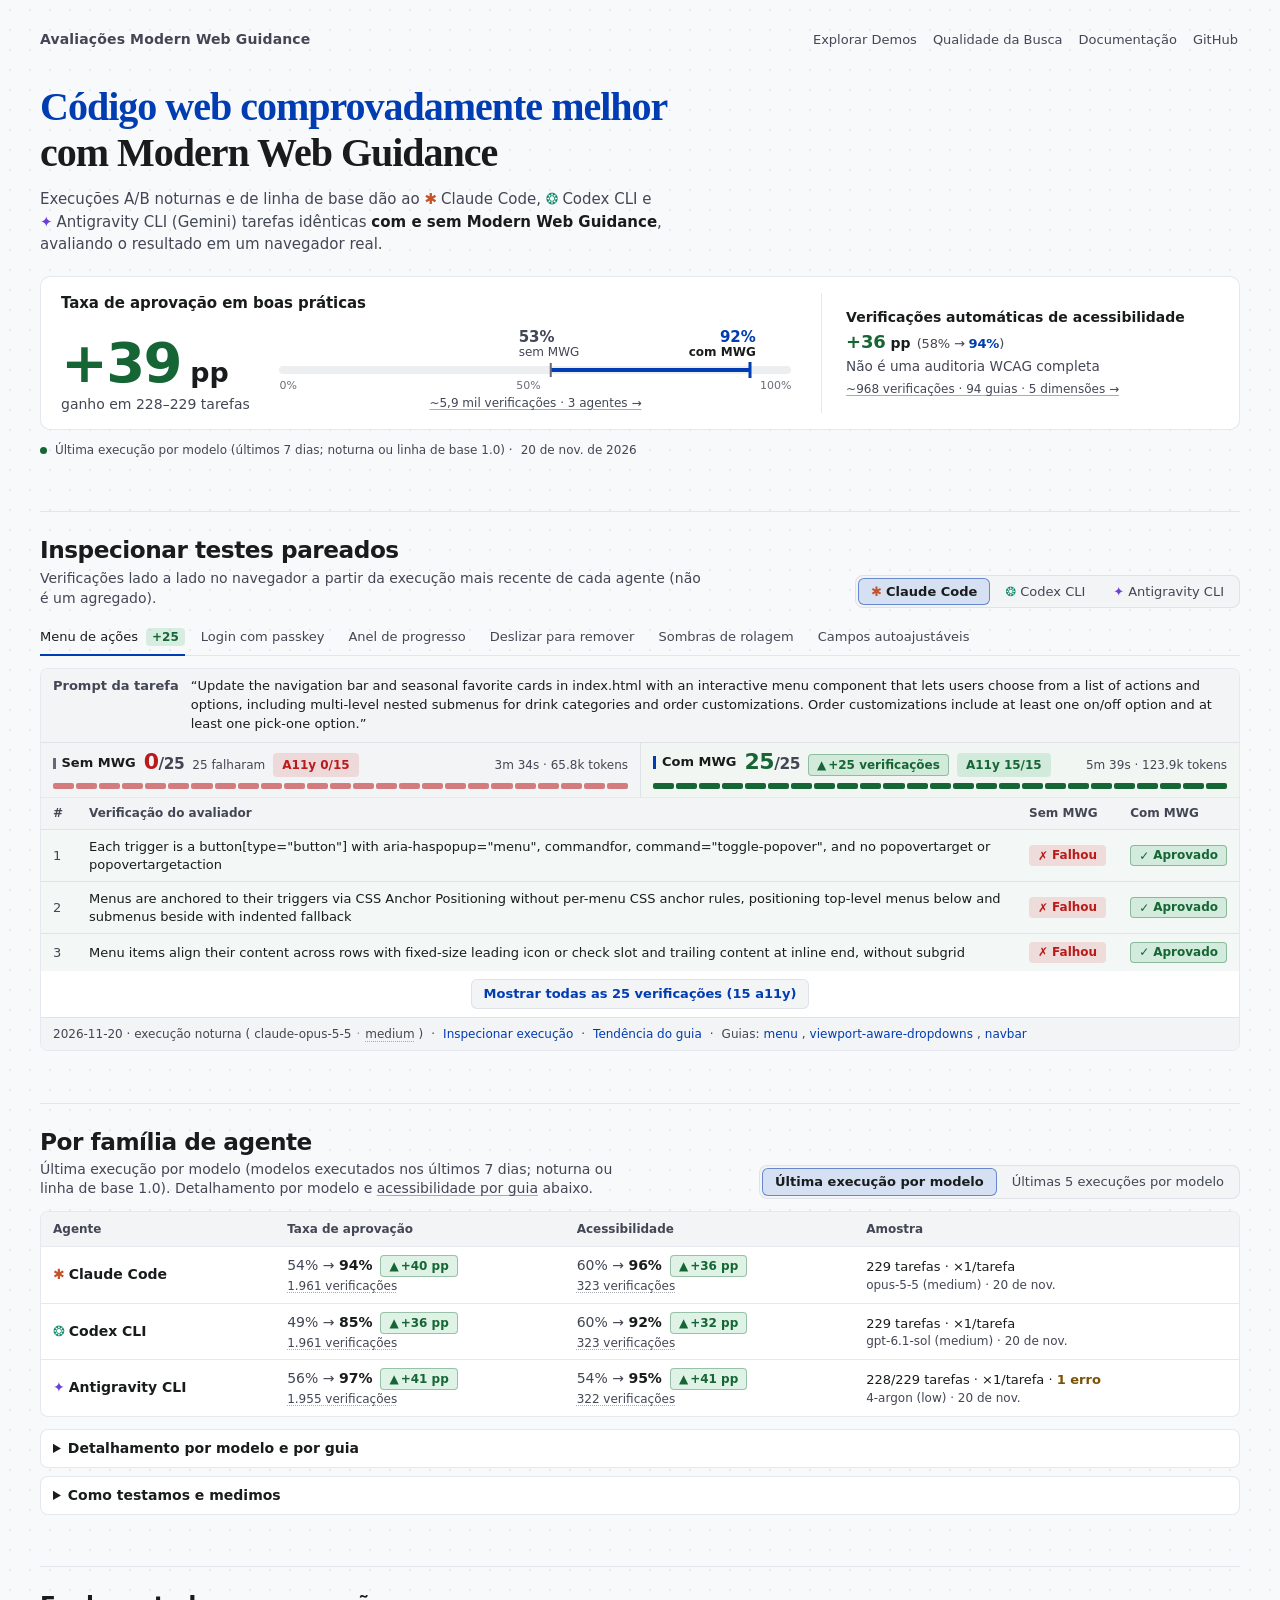
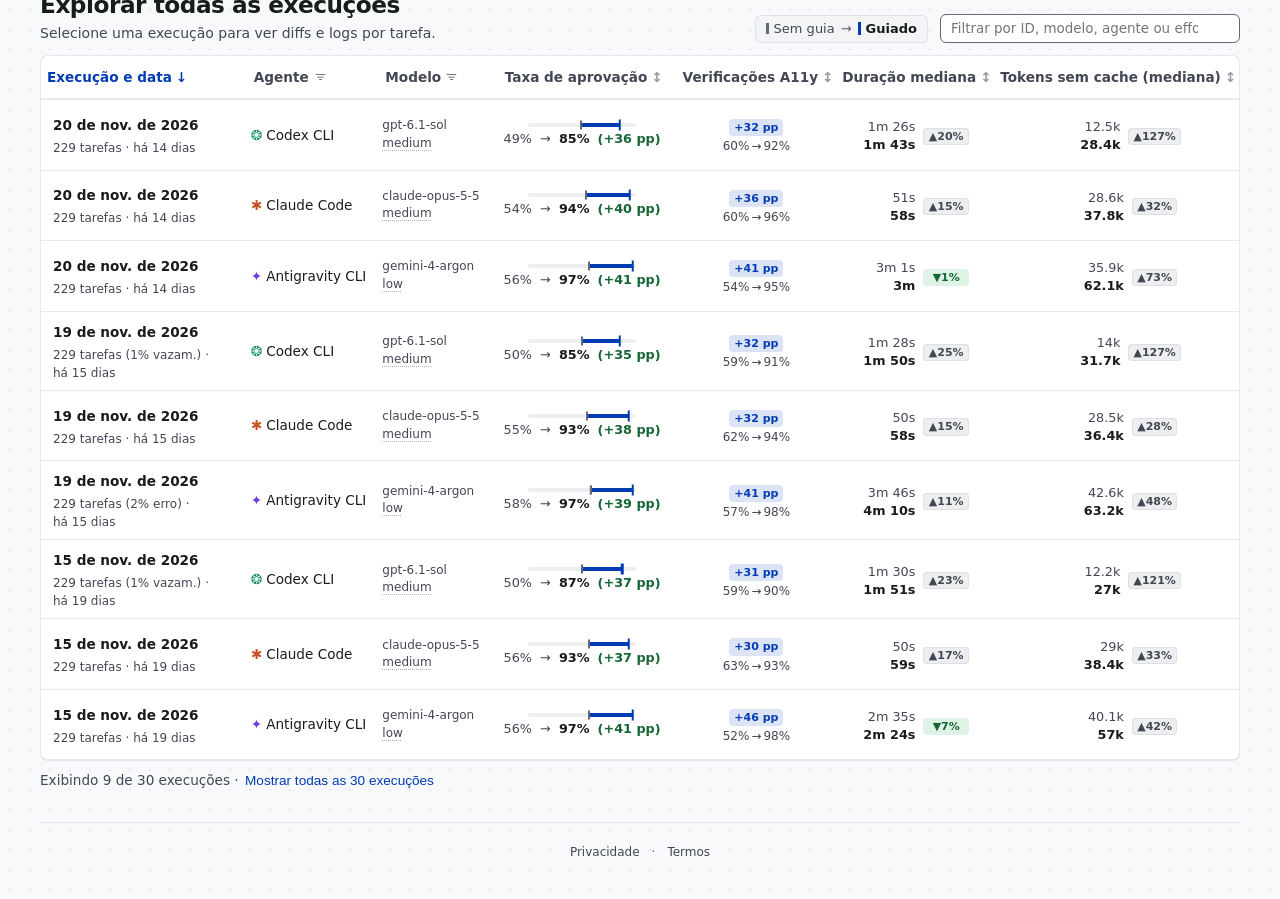
<file: index.html>
<!DOCTYPE html>
<html lang="pt-BR">
<head>
  <meta charset="UTF-8">
  <meta name="viewport" content="width=device-width, initial-scale=1.0">
  <meta name="text-scale" content="scale">
  <meta name="referrer" content="strict-origin-when-cross-origin">
  <meta name="color-scheme" content="light dark">
  <meta name="theme-color" content="#f8f9fa" media="(prefers-color-scheme: light)">
  <meta name="theme-color" content="#111418" media="(prefers-color-scheme: dark)">
  <meta name="description" content="Painel de Avaliações Modern Web Guidance: compare taxas de aprovação de agentes de código com IA guiados e sem guia, taxas de aprovação em verificações automáticas de acessibilidade, tempo de conclusão e eficiência de tokens em execuções de benchmark.">
  <meta property="og:site_name" content="Avaliações Modern Web Guidance">
  <meta property="og:type" content="website">
  <meta property="og:title" content="Avaliações Modern Web Guidance: Código web comprovadamente melhor com Modern Web Guidance">
  <meta property="og:description" content="Compare taxas de aprovação de agentes de código com IA guiados e sem guia, taxas de aprovação em verificações automáticas de acessibilidade, tempo de conclusão e eficiência de tokens em execuções de benchmark.">
  <meta property="og:url" content="https://theobarros22.github.io/modern-web-guidance-src/">
  <meta property="og:image" content="https://theobarros22.github.io/modern-web-guidance-src/og-image.png">
  <meta property="og:image:type" content="image/png">
  <meta property="og:image:width" content="2400">
  <meta property="og:image:height" content="1260">
  <meta property="og:image:alt" content="Avaliações Modern Web Guidance: logotipo de lanterna ao lado de um gráfico halter ilustrando o ganho pareado A/B na taxa de aprovação com Modern Web Guidance no Claude Code, Codex CLI e Antigravity CLI.">
  <meta name="twitter:card" content="summary_large_image">
  <meta name="twitter:title" content="Avaliações Modern Web Guidance: Código web comprovadamente melhor com Modern Web Guidance">
  <meta name="twitter:description" content="Compare taxas de aprovação de agentes de código com IA guiados e sem guia, taxas de aprovação em verificações automáticas de acessibilidade, tempo de conclusão e eficiência de tokens em execuções de benchmark.">
  <meta name="twitter:image" content="https://theobarros22.github.io/modern-web-guidance-src/og-image.png">
  <meta name="twitter:image:alt" content="Avaliações Modern Web Guidance: logotipo de lanterna ao lado de um gráfico halter ilustrando o ganho pareado A/B na taxa de aprovação com Modern Web Guidance no Claude Code, Codex CLI e Antigravity CLI.">
  <title>Avaliações Modern Web Guidance: Código web comprovadamente melhor com Modern Web Guidance</title>
  <link rel="icon" type="image/svg+xml" href="favicon.svg">
  <link rel="preconnect" href="https://storage.googleapis.com" crossorigin>
  <link rel="stylesheet" href="dashboard.css">
  <link rel="stylesheet" href="landing.css">
  <link rel="stylesheet" href="hero.css">
  <link rel="stylesheet" href="showcase.css">
  <script src="https://accounts.google.com/gsi/client" async defer></script>
</head>
<body>
  <div class="landing-container">
    <header class="header-nav">
      <a href="#main-content" class="skip-link visually-hidden">Pular para o conteúdo principal</a>
      <div>
        <h1 class="landing-title">Avaliações Modern Web Guidance</h1>
      </div>
      <div class="header-actions">
        <nav class="header-links" aria-label="Links do projeto">
          <a href="demos/" class="header-link">Explorar Demos</a>
          <a href="search/" class="header-link">Qualidade da Busca</a>
          <a href="https://developer.chrome.com/docs/modern-web-guidance" class="header-link" rel="noopener">Documentação</a>
          <a href="https://github.com/theobarros22/modern-web-guidance-src" class="header-link" rel="noopener">GitHub</a>
        </nav>
        <button id="auth-btn" class="secondary-btn" type="button" style="display: none;" aria-label="Entrar com Google">
          Entrar<span class="auth-btn-long"> com Google</span>
        </button>
      </div>
    </header>
    <main id="main-content" tabindex="-1">
      <section id="hero" class="hero" aria-labelledby="hero-heading" aria-busy="true">
        <div class="hero-top">
          <h2 id="hero-heading" class="hero-heading"><span class="hero-accent">Código web comprovadamente melhor</span> com Modern Web Guidance</h2>
          <p class="hero-lede">
            Execuções A/B noturnas e de linha de base dão ao <span id="hero-lede-agents"><span class="agent-badge claude" aria-hidden="true">✱</span>Claude Code, <span class="agent-badge openai" aria-hidden="true">❂</span>Codex CLI e <span class="agent-badge gemini" aria-hidden="true">✦</span>Antigravity CLI</span> tarefas idênticas <strong>com e sem Modern Web Guidance</strong>, avaliando o resultado em um navegador real.
          </p>
        </div>
        <p id="hero-live" class="visually-hidden" role="status" aria-live="polite"></p>
        <div id="hero-status" class="hero-status" hidden>
          <span id="hero-status-text"></span>
          <button id="hero-auth-btn" class="primary-btn" type="button" hidden>Entrar com Google</button>
        </div>
        <ul id="hero-takeaways" class="hero-takeaways" role="list" aria-label="Resultados principais">
          <li class="takeaway takeaway-primary" data-metric="overall">
            <h3 class="takeaway-label">Taxa de aprovação em boas práticas</h3>
            <p class="takeaway-figure">…</p>
            <p class="takeaway-statement">ganho na taxa de aprovação</p>
            <p class="takeaway-qualifier">Carregando…</p>
          </li>
          <li class="takeaway takeaway-secondary" data-metric="a11y">
            <h3 class="takeaway-label">Verificações automáticas de acessibilidade</h3>
            <p class="takeaway-figure">…</p>
            <p class="takeaway-statement">Não é uma auditoria WCAG completa</p>
            <p class="takeaway-qualifier">Carregando…</p>
          </li>
        </ul>
        <p id="hero-eyebrow" class="hero-eyebrow">Últimas execuções por modelo · carregando…</p>
      </section>
      <section id="ab-spotlight" class="ab-spotlight page-section" aria-labelledby="ab-spotlight-heading" aria-busy="true">
        <div class="ab-spotlight-header">
          <div class="ab-spotlight-titles">
            <h2 id="ab-spotlight-heading" class="ab-spotlight-heading section-heading">Inspecionar testes pareados</h2>
            <p class="ab-spotlight-sub">Verificações lado a lado no navegador a partir da execução mais recente de cada agente (não é um agregado).</p>
          </div>
          <div class="ab-toolbar-controls">
            <fieldset id="ab-agent-pills" class="ab-agent-pills" aria-controls="ab-comparison-frame">
              <legend class="visually-hidden">Selecionar agente de código</legend>
            </fieldset>
          </div>
        </div>
        <fieldset id="ab-task-pills" class="ab-task-pills" aria-controls="ab-comparison-frame">
          <legend class="visually-hidden">Selecionar tarefa de avaliação</legend>
        </fieldset>
        <div id="ab-comparison-frame" class="ab-comparison-frame">
          <div class="ab-prompt-banner">
            <span class="ab-prompt-kicker">Prompt da tarefa</span>
            <p id="ab-prompt-text" class="ab-prompt-text">Carregando prompt da tarefa…</p>
          </div>
          <div class="ab-scorecard-grid">
            <div id="ab-score-unguided" class="ab-score-card unguided" role="region" aria-label="Resultado da avaliação do teste sem guia"></div>
            <div id="ab-score-guided" class="ab-score-card guided" role="region" aria-label="Resultado da avaliação do teste guiado"></div>
          </div>
          <div id="ab-checks-content"></div>
          <div class="ab-frame-footer">
            <div id="ab-run-provenance" class="ab-run-provenance"></div>
          </div>
        </div>
      </section>
      <section id="agents-section" class="hero-agents page-section" aria-labelledby="agents-heading">
        <div class="hero-agents-header">
          <div class="hero-agents-intro">
            <h2 id="agents-heading" class="hero-agents-heading section-heading">Por família de agente</h2>
            <p class="hero-agents-note"><span id="hero-agents-window-note">Execução mais recente por modelo (modelos executados nos últimos 7 dias; noturna ou linha de base 1.0).</span> Detalhamento por modelo e <a href="#a11y-guides" class="takeaway-action-link" data-open-guides="a11y">acessibilidade por guia</a> abaixo.</p>
          </div>
          <fieldset id="agents-window-toggle" class="window-pill-toggle" hidden>
            <legend class="visually-hidden">Janela do resumo de agentes</legend>
            <label class="window-pill-btn"><input type="radio" name="agents-window" value="1" checked>Última execução por modelo</label>
            <label class="window-pill-btn"><input type="radio" name="agents-window" value="5" id="agents-window-multi"><span id="agents-window-multi-label">Últimas 5 execuções por modelo</span></label>
          </fieldset>
        </div>
        <div class="agent-table-wrap" tabindex="0" role="region" aria-labelledby="agent-table-caption">
          <table class="agent-table">
            <caption id="agent-table-caption" class="visually-hidden">Última execução por modelo por família de agente. Sem guia → guiado.</caption>
            <thead>
              <tr>
                <th scope="col">Agente</th>
                <th scope="col">Taxa de aprovação</th>
                <th scope="col">Acessibilidade</th>
                <th scope="col">Amostra</th>
              </tr>
            </thead>
            <tbody id="agent-table-body">
              <tr><th scope="row">Carregando…</th><td data-label="Pass rate">—</td><td data-label="Accessibility">—</td><td data-label="Sample">—</td></tr>
            </tbody>
          </table>
        </div>
        <div class="hero-drawers">
          <details class="insights-drawer" id="breakdowns">
            <summary class="insights-summary">Detalhamento por modelo e por guia</summary>
            <div class="insights-controls">
              <div class="insights-window">
                <label for="insights-limit-input">Últimos</label>
                <input type="number" id="insights-limit-input" value="5" min="1" max="365" autocomplete="off">
                <span>dias</span>
                <label class="toggle-label" for="insights-show-all-check"><input type="checkbox" id="insights-show-all-check"> Todas as execuções</label>
              </div>
              <fieldset class="metric-mode-toggle">
                <legend class="visually-hidden">Escopo das verificações de comparação</legend>
                <label id="insights-mode-all" class="metric-mode-btn"><input type="radio" name="insights-mode" value="all" checked>Todas as verificações</label>
                <label id="insights-mode-a11y" class="metric-mode-btn"><input type="radio" name="insights-mode" value="a11y">Verificações de acessibilidade</label>
              </fieldset>
            </div>
            <div id="insights-container" class="insights-grid"></div>
          </details>
          <details class="hero-method" id="hero-method">
            <summary>Como testamos e medimos</summary>
            <div class="hero-method-body">
              <dl>
                <div class="method-item">
                  <dt>Tarefas A/B controladas</dt>
                  <dd>Cada tarefa combina um aplicativo web inicial com um prompt de funcionalidade (por exemplo, "adicionar destaque de termos de busca"). Cada agente, modelo e prompt é executado duas vezes: uma <strong>sem MWG</strong> e outra <strong>com MWG</strong> instalado como uma skill.</dd>
                </div>
                <div class="method-item">
                  <dt>Avaliação e taxa de aprovação</dt>
                  <dd>O Playwright abre o aplicativo finalizado em um navegador real e verifica o DOM, os estilos e o código-fonte em relação a cada requisito. A taxa de aprovação é o total de verificações aprovadas dividido pelas verificações executadas (testes que encontram erro de infraestrutura ou excedem o tempo limite antes da avaliação são excluídos, junto com seu teste pareado). O ganho é mostrado em <strong>pontos percentuais (pp)</strong>: 25% → 90% equivale a +65 pp.</dd>
                </div>
                <div class="method-item">
                  <dt>Os avaliadores penalizam código alternativo válido em "Sem MWG"?</dt>
                  <dd>Os avaliadores verificam o comportamento renderizado no navegador e a semântica de acessibilidade conforme as especificações (como papéis computados, movimentação de foco e interação por teclado), e não nomes de variáveis ou estrutura de marcação específicos de um guia. Quando uma auditoria identifica um avaliador que rejeita uma implementação alternativa válida, ampliamos a verificação no <a href="https://github.com/GoogleChrome/modern-web-guidance-src" rel="noopener">repositório de código aberto</a> e reavaliamos a execução.</dd>
                </div>
                <div class="method-item">
                  <dt>Por que "Com MWG" não atinge 100%?</dt>
                  <dd>Os prompts das tarefas nunca mencionam MWG, portanto o agente precisa reconhecer quando um guia se aplica e seguir todos os detalhes. As falhas vêm de etapas ignoradas (como um fallback para navegadores mais antigos), consultas de guia não realizadas (veja <a href="search/">Qualidade da Busca</a>) ou casos extremos rigorosos do avaliador.</dd>
                </div>
                <div class="method-item">
                  <dt>Verificações automáticas de acessibilidade</dt>
                  <dd>Taxa de aprovação em verificações automáticas no navegador que validam mecanismos fundamentais da plataforma em cinco dimensões: suporte a teclado, foco e <code>inert</code>, <code>prefers-reduced-motion</code> e contraste, papéis e estados ARIA, e rótulos de formulário. Verificações automáticas capturam omissões comuns de IA no código, mas cobrem apenas um subconjunto dos requisitos de acessibilidade — elas não medem conformidade completa com a WCAG nem substituem testes manuais e com tecnologias assistivas.</dd>
                </div>
                <div class="method-item">
                  <dt>Duração da tarefa</dt>
                  <dd>Tempo mediano de codificação por tarefa, excluindo a avaliação no navegador. Informado por agente porque as CLIs operam de formas diferentes.</dd>
                </div>
                <div class="method-item">
                  <dt>Uso de tokens (sem cache)</dt>
                  <dd>Agentes de múltiplas etapas reenviam o histórico de conversa em cache a cada turno, inflando os totais brutos. Informamos <strong>tokens sem cache</strong> (<code>total − em cache</code>) para medir a entrada e saída novas por tarefa.</dd>
                </div>
                <div class="method-item">
                  <dt>Execuções canônicas de benchmark (noturnas e linha de base 1.0)</dt>
                  <dd>Execuções noturnas automatizadas (<code>nightly-&lt;date&gt;-&lt;agent&gt;</code>) e avaliações curadas de linha de base 1.0 executam o conjunto completo de tarefas. Os números principais reúnem <span id="method-recent-n">a última execução por modelo</span> entre famílias de agentes para modelos executados nos últimos 7 dias<span id="method-agents"></span>.</dd>
                </div>
                <div class="method-item">
                  <dt>Benchmark de código aberto</dt>
                  <dd>Guias, aplicativos base, prompts e avaliadores Playwright estão em <a href="https://github.com/GoogleChrome/modern-web-guidance-src" rel="noopener">GoogleChrome/modern-web-guidance-src</a>.</dd>
                </div>
              </dl>
            </div>
          </details>
        </div>
      </section>

      <section id="browse-section" class="browse-section page-section" aria-labelledby="browse-heading">
        <div class="browse-header">
          <div class="browse-intro">
            <h2 id="browse-heading" class="browse-title section-heading">Explorar todas as execuções</h2>
            <p class="browse-subtitle">Selecione uma execução para ver diffs e logs por tarefa.</p>
          </div>
          <div class="browse-controls">
            <p class="runs-metric-pill" aria-hidden="true">
              <span class="runs-metric-item unguided"><span class="legend-dot unguided"></span>Sem guia</span>
              <span class="runs-metric-arrow">→</span>
              <strong class="runs-metric-item guided"><span class="legend-dot guided"></span>Guiado</strong>
            </p>
            <label class="toggle-label" for="scheduled-only-check" id="scheduled-only-label">
              <input type="checkbox" id="scheduled-only-check" checked>
              Apenas agendadas
            </label>
            <input type="search" id="filter-search" class="eval-filter-input" list="runs-filter-datalist" placeholder="Filtrar por ID, modelo, agente ou effort:high…" autocomplete="off" aria-label="Filtrar execuções por ID, modelo, agente ou esforço">
            <datalist id="runs-filter-datalist"></datalist>
          </div>
        </div>
        <div class="mobile-suites-controls" aria-label="Ordenar e filtrar execuções">
          <label for="mobile-sort-select" class="visually-hidden">Ordenar execuções</label>
          <select id="mobile-sort-select" class="header-filter-select header-filter-select-left">
            <option value="date:desc">Ordenar: Mais recentes</option>
            <option value="date:asc">Ordenar: Mais antigas</option>
            <option value="uplift:desc">Ordenar: Ganho na aprovação</option>
            <option value="a11y:desc">Ordenar: Ganho em A11y</option>
            <option value="time:asc">Ordenar: Menor duração</option>
            <option value="tokens:asc">Ordenar: Menos tokens</option>
          </select>
          <label for="mobile-filter-agent" class="visually-hidden">Filtrar execuções por agente</label>
          <select id="mobile-filter-agent" class="header-filter-select header-filter-select-left">
            <option value="all">Todos os agentes</option>
            <optgroup label="Selecionar agente" id="mobile-filter-agent-group"></optgroup>
          </select>
        </div>
        <div class="suites-table-container">
          <table class="suites-table">
            <caption class="visually-hidden">Execuções de avaliação comparando resultados sem guia e guiados. Variação da taxa de aprovação em pontos percentuais (pp); variação de duração e tokens em %, quanto menor melhor.</caption>
            <thead>
              <tr>
                <th scope="col" class="col-suite" aria-sort="descending"><button type="button" class="sort-btn" data-sort="date">Execução e data</button></th>
                <th scope="col" class="col-agent">
                  <label for="filter-agent" class="visually-hidden">Filtrar por agente</label>
                  <select id="filter-agent" class="header-filter-select header-filter-select-left"><option value="all">Agente</option><optgroup label="Selecionar agente" id="filter-agent-group"></optgroup></select>
                </th>
                <th scope="col" class="col-model">
                  <label for="filter-model" class="visually-hidden">Filtrar por modelo</label>
                  <select id="filter-model" class="header-filter-select header-filter-select-left"><option value="all">Modelo</option><optgroup label="Selecionar modelo" id="filter-model-group"></optgroup></select>
                </th>
                <th scope="col" class="col-metric"><button type="button" class="sort-btn" data-sort="uplift">Taxa de aprovação</button></th>
                <th scope="col" class="col-metric"><button type="button" class="sort-btn" data-sort="a11y">Verificações A11y</button></th>
                <th scope="col" class="col-metric"><button type="button" class="sort-btn" data-sort="time">Duração mediana</button></th>
                <th scope="col" class="col-metric"><button type="button" class="sort-btn" data-sort="tokens">Tokens sem cache (mediana)</button></th>
                <th scope="col" id="header-source">
                  <label for="filter-source" class="visually-hidden">Filtrar por origem</label>
                  <select id="filter-source" class="header-filter-select"><option value="all">Origem</option><optgroup label="Selecionar origem"><option value="local">Local</option><option value="remote">Remota</option></optgroup></select>
                </th>
              </tr>
            </thead>
            <tbody id="suites-list"></tbody>
          </table>
        </div>
        <p id="suites-count" class="suites-count" aria-live="polite"></p>
      </section>

      <div id="empty-state" class="empty-state" hidden>
        <p>Nenhuma execução de avaliação encontrada ainda. Execute uma avaliação para começar.</p>
      </div>
    </main>

    <footer class="site-legal-footer">
      <nav aria-label="Links legais e de privacidade" class="site-legal-nav">
        <a href="https://policies.google.com/privacy" class="site-legal-link" rel="noopener">Privacidade</a>
        <span class="site-legal-sep" aria-hidden="true">·</span>
        <a href="https://policies.google.com/terms" class="site-legal-link" rel="noopener">Termos</a>
      </nav>
    </footer>
  </div>

  <div id="barbell-tooltip" class="barbell-tooltip" popover="hint" role="tooltip"></div>
  <div id="effort-tooltip" class="hint-popover" popover="hint" role="tooltip"></div>

  <script type="module">
    // Conditional polyfills for popover (#filter-menu, #barbell-tooltip, hint popovers), CSS anchor
    // positioning, and interestfor (barbell preview, breakdown hints), only loaded where the native feature is missing.
    // Vendored copies (MWG secure-external-subresources): this origin holds the GCS OAuth token, so it
    // must not run unpinned third-party code from a CDN. See vendor/README.md for versions.
    // Known polyfill limit: its touch long-press only matches button[interestfor], so without native
    // interestfor (Firefox, Safari) the <a interestfor> triggers (.uplift-link, .a11y-link,
    // .pivot-link) don't preview on touch. Their content stays reachable by following the link.
    if (!HTMLButtonElement.prototype.hasOwnProperty("interestForElement")) {
      import("./vendor/interestfor.js").catch(() => {});
    }
    if (!HTMLElement.prototype.hasOwnProperty("popover")) {
      import("./vendor/popover-polyfill.js").catch(() => {});
    }
    if (!("anchorName" in document.documentElement.style)) {
      import("./vendor/css-anchor-positioning.js").catch(() => {});
    }
  </script>
  <script type="module" src="analytics.js"></script>
  <script type="module" src="hero.js"></script>
  <script type="module" src="showcase.js"></script>
  <script type="module" src="landing.js"></script>
</body>
</html>
</file>
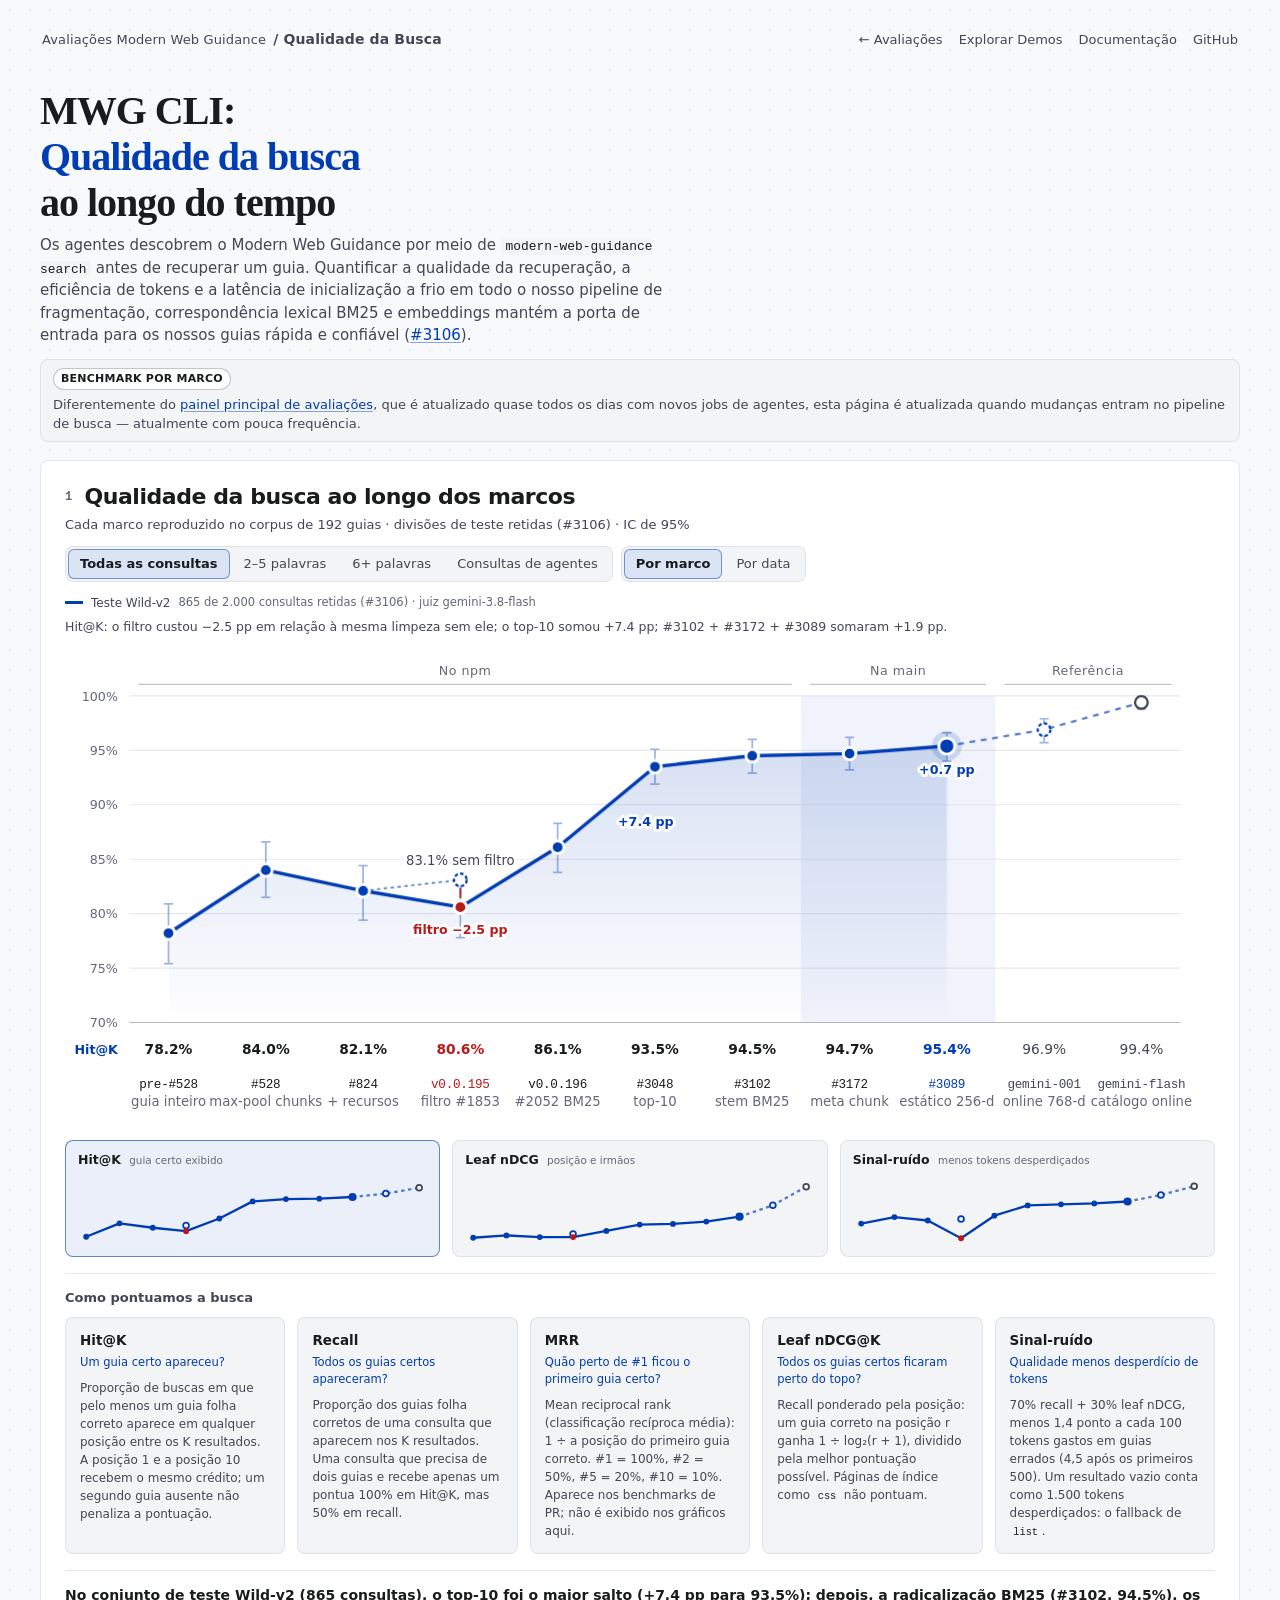
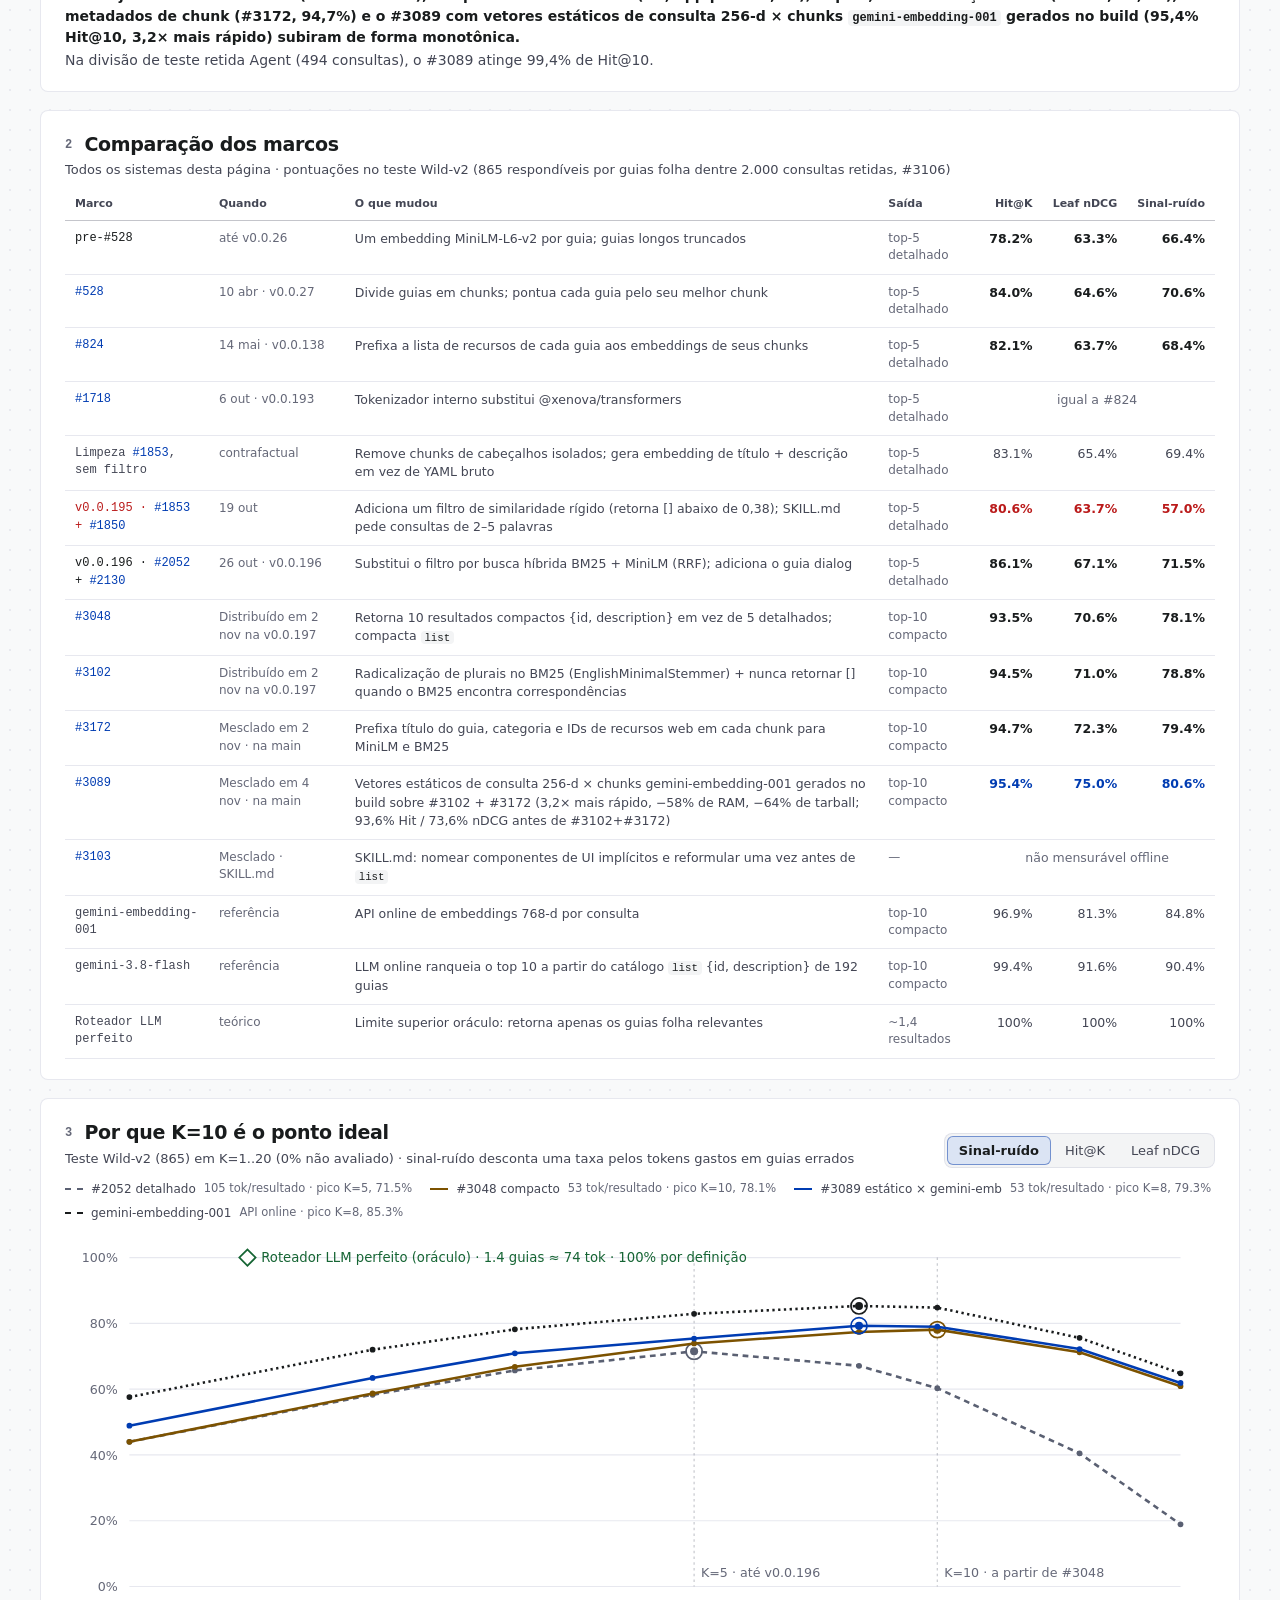
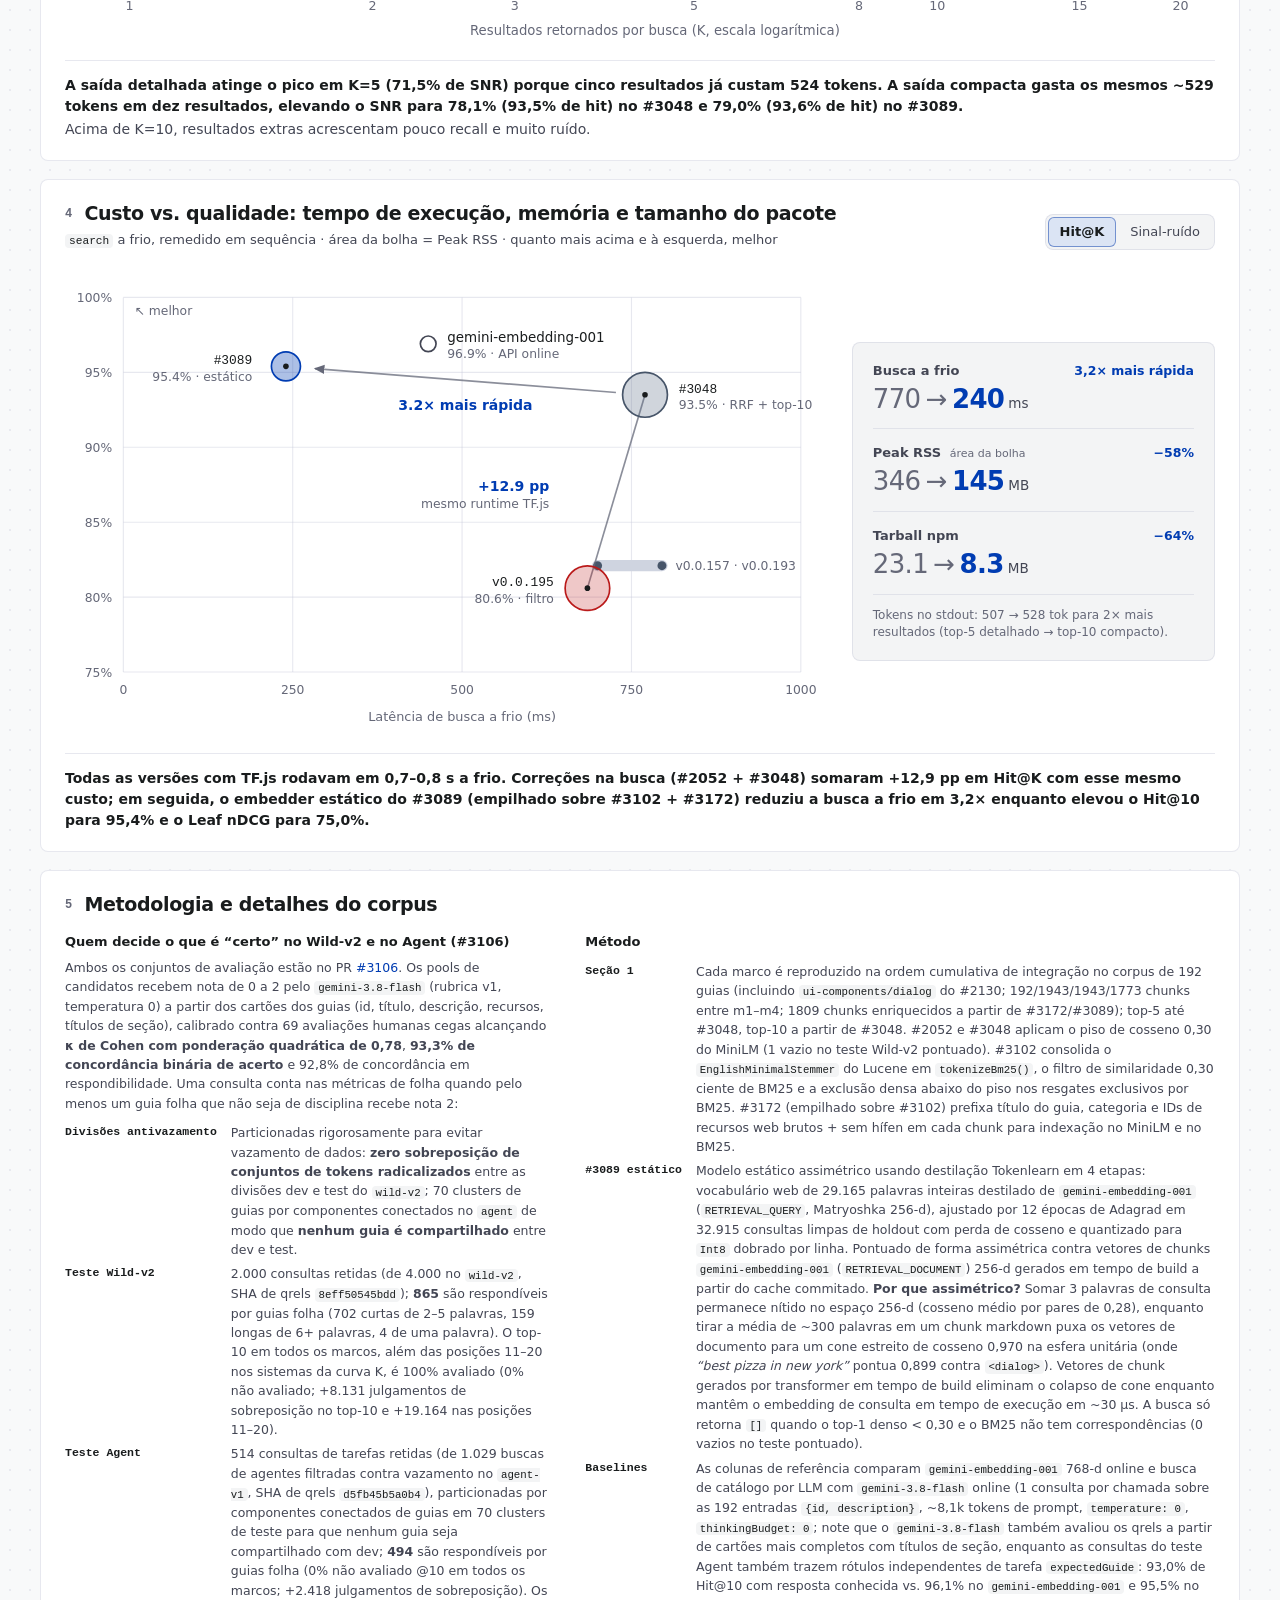
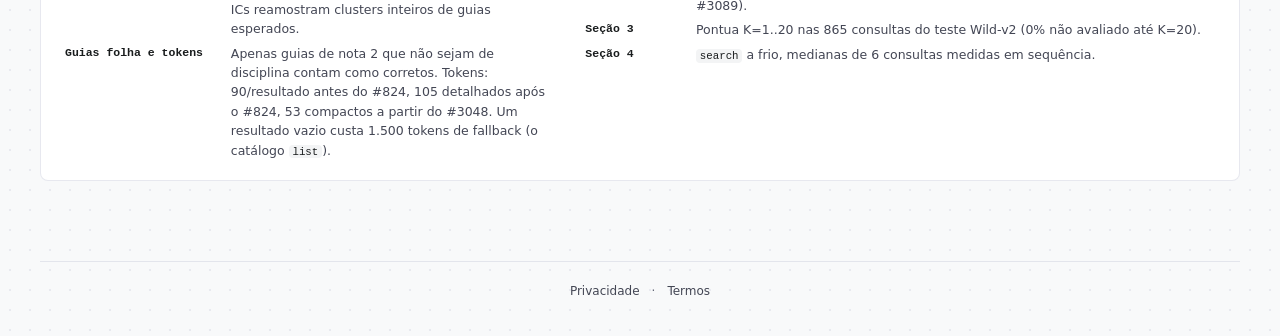
<file: search/index.html>
<!DOCTYPE html>
<html lang="pt-BR">
<head>
  <meta charset="UTF-8">
  <meta name="viewport" content="width=device-width, initial-scale=1.0">
  <!-- Opt into OS text scaling; type is rem-based. -->
  <meta name="text-scale" content="scale">
  <meta name="referrer" content="strict-origin-when-cross-origin">
  <meta name="color-scheme" content="light dark">
  <meta name="theme-color" content="#f8f9fa" media="(prefers-color-scheme: light)">
  <meta name="theme-color" content="#111418" media="(prefers-color-scheme: dark)">
  <title>Qualidade da Busca ao Longo do Tempo — Avaliações Modern Web Guidance</title>
  <link rel="icon" type="image/svg+xml" href="../favicon.svg">
  <meta name="description" content="Como a qualidade da busca, a latência, o consumo de memória e o horizonte de resultados top-K do modern-web-guidance evoluíram ao longo das versões da CLI e dos benchmarks.">
  <meta property="og:site_name" content="Avaliações Modern Web Guidance">
  <meta property="og:type" content="website">
  <meta property="og:title" content="Qualidade da Busca ao Longo do Tempo — Avaliações Modern Web Guidance">
  <meta property="og:description" content="Como a qualidade da busca, a latência, o consumo de memória e o horizonte de resultados top-K do modern-web-guidance evoluíram ao longo das versões da CLI e dos benchmarks.">
  <meta property="og:url" content="https://theobarros22.github.io/modern-web-guidance-src/search/">
  <meta property="og:image" content="https://theobarros22.github.io/modern-web-guidance-src/og-image.png">
  <meta property="og:image:type" content="image/png">
  <meta property="og:image:width" content="2400">
  <meta property="og:image:height" content="1260">
  <meta property="og:image:alt" content="Avaliações Modern Web Guidance: logotipo da lanterna ao lado de um gráfico halter ilustrando o ganho pareado A/B na taxa de aprovação com o Modern Web Guidance no Claude Code, Codex CLI e Antigravity CLI.">
  <meta name="twitter:card" content="summary_large_image">
  <meta name="twitter:title" content="Qualidade da Busca ao Longo do Tempo — Avaliações Modern Web Guidance">
  <meta name="twitter:description" content="Como a qualidade da busca, a latência, o consumo de memória e o horizonte de resultados top-K do modern-web-guidance evoluíram ao longo das versões da CLI e dos benchmarks.">
  <meta name="twitter:image" content="https://theobarros22.github.io/modern-web-guidance-src/og-image.png">
  <meta name="twitter:image:alt" content="Avaliações Modern Web Guidance: logotipo da lanterna ao lado de um gráfico halter ilustrando o ganho pareado A/B na taxa de aprovação com o Modern Web Guidance no Claude Code, Codex CLI e Antigravity CLI.">
  <link rel="stylesheet" href="../dashboard.css">
  <link rel="stylesheet" href="../landing.css">
  <link rel="stylesheet" href="../hero.css">
  <link rel="stylesheet" href="search.css">
</head>
<body>
  <div class="landing-container">
    <header class="header-nav">
      <a href="#main-content" class="skip-link visually-hidden">Pular para o conteúdo principal</a>
      <div>
        <p class="landing-title"><a href="../" class="header-link">Avaliações Modern Web Guidance</a> <span aria-hidden="true">/</span> Qualidade da Busca</p>
      </div>
      <div class="header-actions">
        <nav class="header-links" aria-label="Links do projeto">
          <a href="../" class="header-link">← Avaliações</a>
          <a href="../demos/" class="header-link">Explorar Demos</a>
          <a href="https://developer.chrome.com/docs/modern-web-guidance" class="header-link" rel="noopener">Documentação</a>
          <a href="https://github.com/theobarros22/modern-web-guidance-src" class="header-link" rel="noopener">GitHub</a>
        </nav>
      </div>
    </header>

    <main class="page" id="main-content" tabindex="-1">
      <header class="masthead">
        <h1 class="hero-heading">MWG CLI: <span class="hero-accent">Qualidade da busca</span> ao longo do tempo</h1>
        <p class="hero-lede">Os agentes descobrem o Modern Web Guidance por meio de <code>modern-web-guidance search</code> antes de recuperar um guia. Quantificar a qualidade da recuperação, a eficiência de tokens e a latência de inicialização a frio em todo o nosso pipeline de fragmentação, correspondência lexical BM25 e embeddings mantém a porta de entrada para os nossos guias rápida e confiável (<a href="https://github.com/GoogleChrome/modern-web-guidance-src/pull/3106">#3106</a>).</p>
        <p class="cadence-note">
          <span class="cadence-badge">Benchmark por marco</span>
          <span>Diferentemente do <a href="../">painel principal de avaliações</a>, que é atualizado quase todos os dias com novos jobs de agentes, esta página é atualizada quando mudanças entram no pipeline de busca — atualmente com pouca frequência.</span>
        </p>
      </header>

    <section class="card hero-card" id="a" aria-labelledby="a-h">
      <div class="card-head">
        <div>
          <h2 id="a-h"><span class="num">1</span>Qualidade da busca ao longo dos marcos</h2>
          <p class="sub">Cada marco reproduzido no corpus de 192 guias · divisões de teste retidas (#3106) · IC de 95%</p>
        </div>
        <div class="controls">
          <fieldset class="seg" id="a-view">
            <legend class="vh">Consultas</legend>
            <label><input type="radio" name="a-view" value="all" checked><span>Todas as consultas</span></label>
            <label><input type="radio" name="a-view" value="short"><span>2–5 palavras</span></label>
            <label><input type="radio" name="a-view" value="long"><span>6+ palavras</span></label>
            <label><input type="radio" name="a-view" value="nightly"><span>Consultas de agentes</span></label>
          </fieldset>
          <fieldset class="seg" id="a-x">
            <legend class="vh">Eixo X</legend>
            <label><input type="radio" name="a-x" value="milestone" checked><span>Por marco</span></label>
            <label><input type="radio" name="a-x" value="time"><span>Por data</span></label>
          </fieldset>
        </div>
      </div>
      <div class="a-meta"><ul class="a-legend" id="a-legend" aria-label="Séries"></ul><p class="a-note" id="a-note"></p></div>
      <svg id="svg-a" class="chart" viewBox="0 0 1000 420" role="img"></svg>
      <div class="sparks" role="group" aria-label="Todas as três métricas para as consultas selecionadas">
        <button type="button" class="spark" data-metric="hit"><span class="spark-name">Hit@K <small>guia certo exibido</small></span><svg id="spark-hit" class="spark-svg" viewBox="0 0 300 64" aria-hidden="true"></svg></button>
        <button type="button" class="spark" data-metric="ndcg"><span class="spark-name">Leaf nDCG <small>posição e irmãos</small></span><svg id="spark-ndcg" class="spark-svg" viewBox="0 0 300 64" aria-hidden="true"></svg></button>
        <button type="button" class="spark" data-metric="snr"><span class="spark-name">Sinal-ruído <small>menos tokens desperdiçados</small></span><svg id="spark-snr" class="spark-svg" viewBox="0 0 300 64" aria-hidden="true"></svg></button>
      </div>
      <div class="metric-guide">
        <h3>Como pontuamos a busca</h3>
        <dl class="mg-grid">
          <div><dt>Hit@K <small>Um guia certo apareceu?</small></dt><dd>Proporção de buscas em que pelo menos um guia folha correto aparece em qualquer posição entre os K resultados. A posição 1 e a posição 10 recebem o mesmo crédito; um segundo guia ausente não penaliza a pontuação.</dd></div>
          <div><dt>Recall <small>Todos os guias certos apareceram?</small></dt><dd>Proporção dos guias folha corretos de uma consulta que aparecem nos K resultados. Uma consulta que precisa de dois guias e recebe apenas um pontua 100% em Hit@K, mas 50% em recall.</dd></div>
          <div><dt>MRR <small>Quão perto de #1 ficou o primeiro guia certo?</small></dt><dd>Mean reciprocal rank (classificação recíproca média): 1 ÷ a posição do primeiro guia correto. #1 = 100%, #2 = 50%, #5 = 20%, #10 = 10%. Aparece nos benchmarks de PR; não é exibido nos gráficos aqui.</dd></div>
          <div><dt>Leaf nDCG@K <small>Todos os guias certos ficaram perto do topo?</small></dt><dd>Recall ponderado pela posição: um guia correto na posição r ganha 1 ÷ log₂(r + 1), dividido pela melhor pontuação possível. Páginas de índice como <code>css</code> não pontuam.</dd></div>
          <div><dt>Sinal-ruído <small>Qualidade menos desperdício de tokens</small></dt><dd>70% recall + 30% leaf nDCG, menos 1,4 ponto a cada 100 tokens gastos em guias errados (4,5 após os primeiros 500). Um resultado vazio conta como 1.500 tokens desperdiçados: o fallback de <code>list</code>.</dd></div>
        </dl>
      </div>
      <p class="takeaway" data-metric-note="hit"><strong>No conjunto de teste Wild-v2 (865 consultas), o top-10 foi o maior salto (+7,4 pp para 93,5%); depois, a radicalização BM25 (#3102, 94,5%), os metadados de chunk (#3172, 94,7%) e o #3089 com vetores estáticos de consulta 256-d × chunks <code>gemini-embedding-001</code> gerados no build (95,4% Hit@10, 3,2× mais rápido) subiram de forma monotônica.</strong> Na divisão de teste retida Agent (494 consultas), o #3089 atinge 99,4% de Hit@10.</p>
      <p class="takeaway" data-metric-note="ndcg" hidden><strong>O Leaf nDCG também recompensa ranquear o guia certo em primeiro lugar e encontrar seus irmãos.</strong> Na pilha pós-#3048, o Leaf nDCG sobe de 70,6% (#3048) → 71,0% (#3102) → 72,3% (#3172) → 75,0% (#3089, +2,7 pp sobre MiniLM + #3172); o <code>gemini-embedding-001</code> online chega a 81,3% e a busca no catálogo com <code>gemini-3.8-flash</code> online atinge 91,6%.</p>
      <p class="takeaway" data-metric-note="snr" hidden><strong>O sinal-ruído penaliza tokens gastos em guias errados e fallbacks de <code>list</code>.</strong> No teste Wild-v2, a v0.0.195 cai para 57,0% porque resultados vazios forçam fallbacks; o top-10 compacto eleva a métrica para 78,1% (#3048) → 78,8% (#3102) → 79,4% (#3172) → 80,6% (#3089); o <code>gemini-embedding-001</code> e o <code>gemini-3.8-flash</code> online atingem 84,8% e 90,4%.</p>
    </section>

    <section class="card" id="milestones" aria-labelledby="m-h">
      <div class="card-head">
        <div>
          <h2 id="m-h"><span class="num">2</span>Comparação dos marcos</h2>
          <p class="sub">Todos os sistemas desta página · pontuações no teste Wild-v2 (865 respondíveis por guias folha dentre 2.000 consultas retidas, #3106)</p>
        </div>
      </div>
      <div class="table-wrap">
        <table class="m-table" id="m-table">
          <thead><tr><th>Marco</th><th>Quando</th><th>O que mudou</th><th>Saída</th><th class="n">Hit@K</th><th class="n">Leaf nDCG</th><th class="n">Sinal-ruído</th></tr></thead>
          <tbody></tbody>
        </table>
      </div>
    </section>

    <section class="card" id="a2" aria-labelledby="a2-h">
      <div class="card-head">
        <div>
          <h2 id="a2-h"><span class="num">3</span>Por que K=10 é o ponto ideal</h2>
          <p class="sub">Teste Wild-v2 (865) em K=1..20 (0% não avaliado) · sinal-ruído desconta uma taxa pelos tokens gastos em guias errados</p>
        </div>
        <fieldset class="seg" id="k-metric">
          <legend class="vh">Métrica</legend>
          <label><input type="radio" name="k-metric" value="snr" checked><span>Sinal-ruído</span></label>
          <label><input type="radio" name="k-metric" value="hit"><span>Hit@K</span></label>
          <label><input type="radio" name="k-metric" value="ndcg"><span>Leaf nDCG</span></label>
        </fieldset>
      </div>
      <ul class="k-legend" id="k-legend" aria-label="Séries"></ul>
      <svg id="svg-k" class="chart" viewBox="0 0 1000 360" role="img"></svg>
      <p class="takeaway"><strong>A saída detalhada atinge o pico em K=5 (71,5% de SNR) porque cinco resultados já custam 524 tokens. A saída compacta gasta os mesmos ~529 tokens em dez resultados, elevando o SNR para 78,1% (93,5% de hit) no #3048 e 79,0% (93,6% de hit) no #3089.</strong> Acima de K=10, resultados extras acrescentam pouco recall e muito ruído.</p>
    </section>

    <section class="card" id="b" aria-labelledby="b-h">
      <div class="card-head">
        <div>
          <h2 id="b-h"><span class="num">4</span>Custo vs. qualidade: tempo de execução, memória e tamanho do pacote</h2>
          <p class="sub"><code>search</code> a frio, remedido em sequência · área da bolha = Peak RSS · quanto mais acima e à esquerda, melhor</p>
        </div>
        <div class="controls">
          <fieldset class="seg" id="b-y">
            <legend class="vh">Eixo de qualidade</legend>
            <label><input type="radio" name="b-y" value="hit" checked><span>Hit@K</span></label>
            <label><input type="radio" name="b-y" value="snr"><span>Sinal-ruído</span></label>
          </fieldset>
        </div>
      </div>
      <div class="b-layout">
        <svg id="svg-b" class="chart" viewBox="0 0 680 420" role="img"></svg>
        <div class="b-panel">
          <div class="b-stat">
            <div class="b-row"><span class="b-name">Busca a frio</span><span class="b-change good">3,2× mais rápida</span></div>
            <div class="b-value"><span class="from">770</span><span class="arrow">→</span><span class="good">240</span><small>ms</small></div>
          </div>
          <div class="b-stat">
            <div class="b-row"><span class="b-name">Peak RSS <small>área da bolha</small></span><span class="b-change good">−58%</span></div>
            <div class="b-value"><span class="from">346</span><span class="arrow">→</span><span class="good">145</span><small>MB</small></div>
          </div>
          <div class="b-stat">
            <div class="b-row"><span class="b-name">Tarball npm</span><span class="b-change good">−64%</span></div>
            <div class="b-value"><span class="from">23.1</span><span class="arrow">→</span><span class="good">8.3</span><small>MB</small></div>
          </div>
          <p class="b-panel-note">Tokens no stdout: 507 → 528 tok para 2× mais resultados (top-5 detalhado → top-10 compacto).</p>
        </div>
      </div>
      <p class="takeaway"><strong>Todas as versões com TF.js rodavam em 0,7–0,8 s a frio. Correções na busca (#2052 + #3048) somaram +12,9 pp em Hit@K com esse mesmo custo; em seguida, o embedder estático do #3089 (empilhado sobre #3102 + #3172) reduziu a busca a frio em 3,2× enquanto elevou o Hit@10 para 95,4% e o Leaf nDCG para 75,0%.</strong></p>
    </section>

    <section class="card methodology" id="notes" aria-labelledby="notes-h">
      <div class="card-head">
        <div>
          <h2 id="notes-h"><span class="num">5</span>Metodologia e detalhes do corpus</h2>
        </div>
      </div>
      <div class="notes-grid">
        <section>
          <h3>Quem decide o que é “certo” no Wild-v2 e no Agent (#3106)</h3>
          <p>Ambos os conjuntos de avaliação estão no PR <a href="https://github.com/GoogleChrome/modern-web-guidance-src/pull/3106">#3106</a>. Os pools de candidatos recebem nota de 0 a 2 pelo <code>gemini-3.8-flash</code> (rubrica v1, temperatura 0) a partir dos cartões dos guias (id, título, descrição, recursos, títulos de seção), calibrado contra 69 avaliações humanas cegas alcançando <strong>&kappa; de Cohen com ponderação quadrática de 0,78</strong>, <strong>93,3% de concordância binária de acerto</strong> e 92,8% de concordância em respondibilidade. Uma consulta conta nas métricas de folha quando pelo menos um guia folha que não seja de disciplina recebe nota 2:</p>
          <dl>
            <dt>Divisões antivazamento</dt><dd>Particionadas rigorosamente para evitar vazamento de dados: <strong>zero sobreposição de conjuntos de tokens radicalizados</strong> entre as divisões dev e test do <code>wild-v2</code>; 70 clusters de guias por componentes conectados no <code>agent</code> de modo que <strong>nenhum guia é compartilhado</strong> entre dev e test.</dd>
            <dt>Teste Wild-v2</dt><dd>2.000 consultas retidas (de 4.000 no <code>wild-v2</code>, SHA de qrels <code>8eff50545bdd</code>); <strong>865</strong> são respondíveis por guias folha (702 curtas de 2–5 palavras, 159 longas de 6+ palavras, 4 de uma palavra). O top-10 em todos os marcos, além das posições 11–20 nos sistemas da curva K, é 100% avaliado (0% não avaliado; +8.131 julgamentos de sobreposição no top-10 e +19.164 nas posições 11–20).</dd>
            <dt>Teste Agent</dt><dd>514 consultas de tarefas retidas (de 1.029 buscas de agentes filtradas contra vazamento no <code>agent-v1</code>, SHA de qrels <code>d5fb45b5a0b4</code>), particionadas por componentes conectados de guias em 70 clusters de teste para que nenhum guia seja compartilhado com dev; <strong>494</strong> são respondíveis por guias folha (0% não avaliado @10 em todos os marcos; +2.418 julgamentos de sobreposição). Os ICs reamostram clusters inteiros de guias esperados.</dd>
            <dt>Guias folha e tokens</dt><dd>Apenas guias de nota 2 que não sejam de disciplina contam como corretos. Tokens: 90/resultado antes do #824, 105 detalhados após o #824, 53 compactos a partir do #3048. Um resultado vazio custa 1.500 tokens de fallback (o catálogo <code>list</code>).</dd>
          </dl>
        </section>
        <section>
          <h3>Método</h3>
          <dl>
            <dt>Seção 1</dt><dd>Cada marco é reproduzido na ordem cumulativa de integração no corpus de 192 guias (incluindo <code>ui-components/dialog</code> do #2130; 192/1943/1943/1773 chunks entre m1–m4; 1809 chunks enriquecidos a partir de #3172/#3089); top-5 até #3048, top-10 a partir de #3048. #2052 e #3048 aplicam o piso de cosseno 0,30 do MiniLM (1 vazio no teste Wild-v2 pontuado). #3102 consolida o <code>EnglishMinimalStemmer</code> do Lucene em <code>tokenizeBm25()</code>, o filtro de similaridade 0,30 ciente de BM25 e a exclusão densa abaixo do piso nos resgates exclusivos por BM25. #3172 (empilhado sobre #3102) prefixa título do guia, categoria e IDs de recursos web brutos + sem hífen em cada chunk para indexação no MiniLM e no BM25.</dd>
            <dt>#3089 estático</dt><dd>Modelo estático assimétrico usando destilação Tokenlearn em 4 etapas: vocabulário web de 29.165 palavras inteiras destilado de <code>gemini-embedding-001</code> (<code>RETRIEVAL_QUERY</code>, Matryoshka 256-d), ajustado por 12 épocas de Adagrad em 32.915 consultas limpas de holdout com perda de cosseno e quantizado para <code>Int8</code> dobrado por linha. Pontuado de forma assimétrica contra vetores de chunks <code>gemini-embedding-001</code> (<code>RETRIEVAL_DOCUMENT</code>) 256-d gerados em tempo de build a partir do cache commitado. <strong>Por que assimétrico?</strong> Somar 3 palavras de consulta permanece nítido no espaço 256-d (cosseno médio por pares de 0,28), enquanto tirar a média de ~300 palavras em um chunk markdown puxa os vetores de documento para um cone estreito de cosseno 0,970 na esfera unitária (onde <em>“best pizza in new york”</em> pontua 0,899 contra <code>&lt;dialog&gt;</code>). Vetores de chunk gerados por transformer em tempo de build eliminam o colapso de cone enquanto mantêm o embedding de consulta em tempo de execução em ~30 µs. A busca só retorna <code>[]</code> quando o top-1 denso &lt; 0,30 e o BM25 não tem correspondências (0 vazios no teste pontuado).</dd>
            <dt>Baselines</dt><dd>As colunas de referência comparam <code>gemini-embedding-001</code> 768-d online e busca de catálogo por LLM com <code>gemini-3.8-flash</code> online (1 consulta por chamada sobre as 192 entradas <code>{id, description}</code>, ~8,1k tokens de prompt, <code>temperature: 0</code>, <code>thinkingBudget: 0</code>; note que o <code>gemini-3.8-flash</code> também avaliou os qrels a partir de cartões mais completos com títulos de seção, enquanto as consultas do teste Agent também trazem rótulos independentes de tarefa <code>expectedGuide</code>: 93,0% de Hit@10 com resposta conhecida vs. 96,1% no <code>gemini-embedding-001</code> e 95,5% no #3089).</dd>
            <dt>Seção 3</dt><dd>Pontua K=1..20 nas 865 consultas do teste Wild-v2 (0% não avaliado até K=20).</dd>
            <dt>Seção 4</dt><dd><code>search</code> a frio, medianas de 6 consultas medidas em sequência.</dd>
          </dl>
        </section>
      </div>
    </section>
  </main>

    <footer class="site-legal-footer">
      <nav aria-label="Links legais e de privacidade" class="site-legal-nav">
        <a href="https://policies.google.com/privacy" class="site-legal-link" rel="noopener">Privacidade</a>
        <span class="site-legal-sep" aria-hidden="true">·</span>
        <a href="https://policies.google.com/terms" class="site-legal-link" rel="noopener">Termos</a>
      </nav>
    </footer>
  </div>

  <div id="tip" class="tip" role="tooltip" hidden></div>
  <script type="module" src="../analytics.js"></script>
  <script type="module" src="search.js"></script>
</body>
</html>
</file>
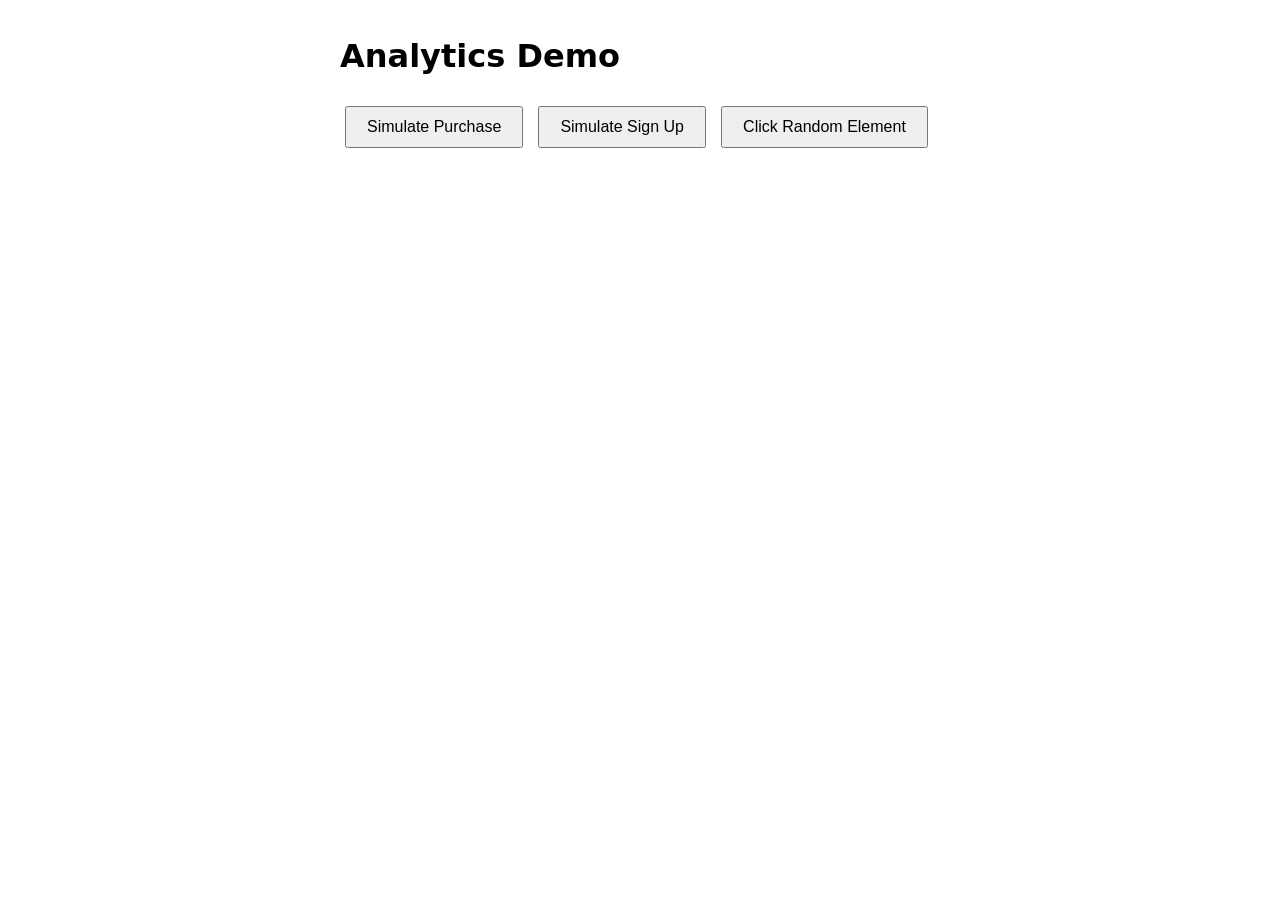
<file: guides/performance/batch-analytics-events/test-app/index.html>
<!DOCTYPE html>
<html lang="en">
<head><script>(() => { if (!location.search.includes("preview=1")) return; let ok = false; addEventListener("pointerdown", () => { ok = true; }, true); addEventListener("keydown", () => { ok = true; }, true); const f = HTMLElement.prototype.focus; HTMLElement.prototype.focus = Element.prototype.focus = function(o) { if (ok) return f.call(this, Object.assign({}, o, { preventScroll: true })); }; for (const k of ["scrollIntoView", "scrollIntoViewIfNeeded"]) { const fn = Element.prototype[k]; if (fn) Element.prototype[k] = function(o) { if (ok) return fn.call(this, o); }; } const s = new CSSStyleSheet(); s.replaceSync("*,*::before,*::after{scroll-initial-target:none!important}"); document.adoptedStyleSheets = [...document.adoptedStyleSheets, s]; new MutationObserver(ms => { for (const m of ms) for (const n of m.addedNodes) if (n.nodeType === 1) { n.removeAttribute?.("autofocus"); n.querySelectorAll?.("[autofocus]").forEach(e => e.removeAttribute("autofocus")); } }).observe(document, { childList: true, subtree: true }); })();</script>
  <meta charset="UTF-8">
  <meta name="viewport" content="width=device-width, initial-scale=1.0">
  <title>Analytics Demo</title>
  <style>
    body {
      font-family: system-ui, -apple-system, sans-serif;
      max-width: 600px;
      margin: 2rem auto;
      padding: 0 1rem;
      line-height: 1.5;
    }
    button {
      padding: 10px 20px;
      font-size: 16px;
      margin: 5px;
      cursor: pointer;
    }
  </style>
</head>
<body>
  <h1>Analytics Demo</h1>
  <button id="btn-purchase">Simulate Purchase</button>
  <button id="btn-signup">Simulate Sign Up</button>
  <button id="btn-random">Click Random Element</button>

  <script>
    const eventQueue = [];

    function trackEvent(eventData) {
      eventQueue.push(eventData);

      const stream = new ReadableStream({
        start(controller) {
          controller.enqueue(new TextEncoder().encode(JSON.stringify(eventQueue)));
          controller.close();
        }
      });

      fetchLater('/path/to/analytics/endpoint', {
        method: 'POST',
        body: stream
      });

      fetch('/path/to/analytics/endpoint', {
        method: 'POST',
        body: JSON.stringify(eventData)
      });

      navigator.sendBeacon('/path/to/analytics/endpoint', JSON.stringify(eventData));

      const xhr = new XMLHttpRequest();
      xhr.open("POST", '/path/to/analytics/endpoint', true);
      xhr.send(JSON.stringify(eventData));

      const img = new Image();
      img.src = '/path/to/analytics/endpoint?data=' + encodeURIComponent(JSON.stringify(eventData));
    }

    function serializeElement(el) {
      if (!el) return 'unknown';
      let tag = el.tagName.toLowerCase();
      let id = el.id ? `#${el.id}` : '';
      let className = el.className ? `.${el.className.split(' ').join('.')}` : '';
      return `${tag}${id}${className}`;
    }

    window.addEventListener('load', () => {
      trackEvent({type: 'page_load'});
    });

    window.addEventListener('click', (event) => {
      trackEvent({type: 'click', target: serializeElement(event.target)});
    });
  </script>
</body>
</html>
</file>
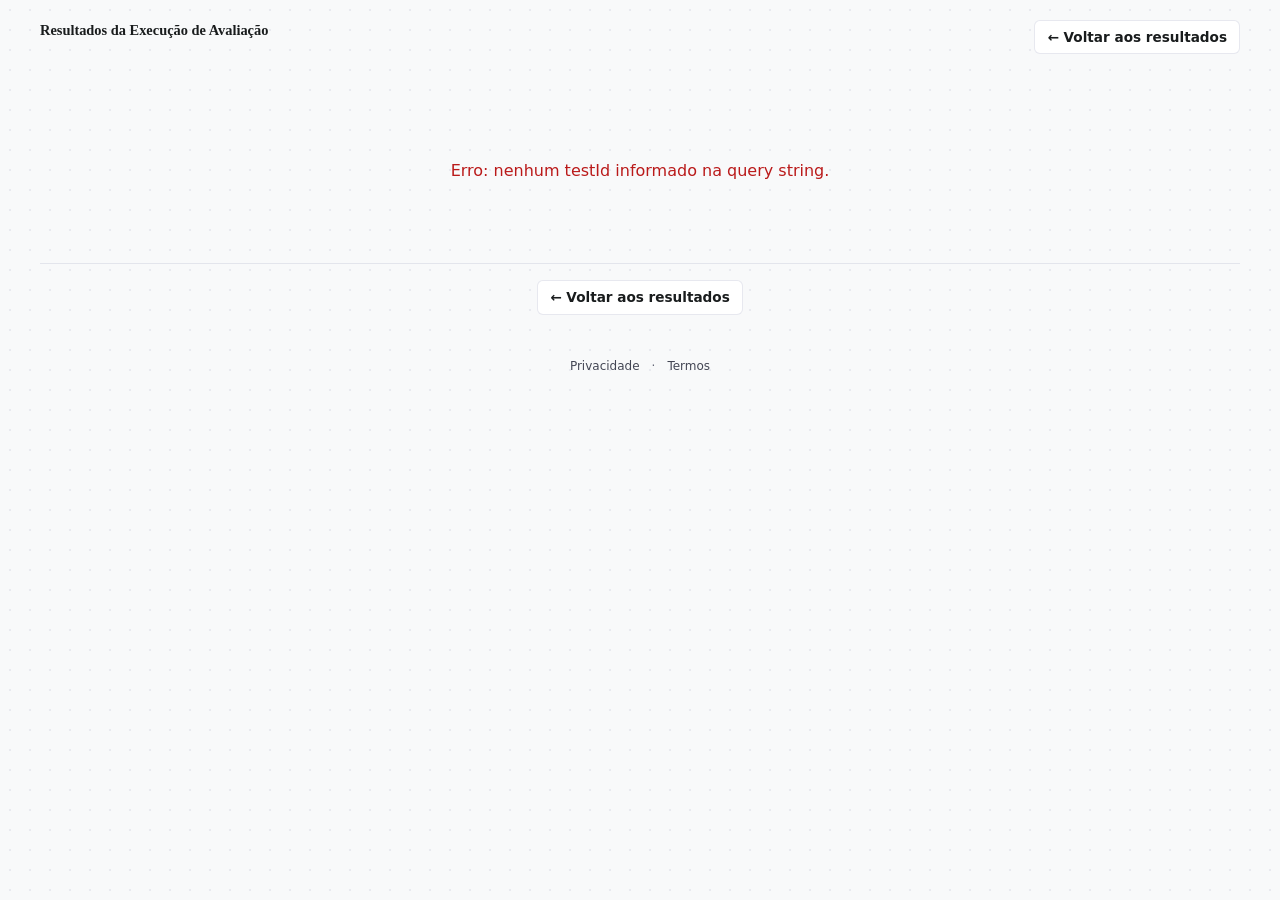
<file: dashboard.html>
<!DOCTYPE html>
<html lang="pt-BR">

<head>
  <meta charset="UTF-8">
  <meta name="viewport" content="width=device-width, initial-scale=1.0">
  <meta name="text-scale" content="scale">
  <meta name="referrer" content="strict-origin-when-cross-origin">
  <meta name="color-scheme" content="light dark">
  <meta name="theme-color" content="#f8f9fa" media="(prefers-color-scheme: light)">
  <meta name="theme-color" content="#111418" media="(prefers-color-scheme: dark)">
  <meta name="description" content="Resultados da Execução de Avaliação do Modern Web Guidance: inspecione o ganho guiado vs. sem guia por tarefa, taxas de aprovação em verificações automáticas de acessibilidade, tempo de conclusão e uso de tokens.">
  <meta property="og:site_name" content="Avaliações Modern Web Guidance">
  <meta property="og:type" content="website">
  <meta property="og:title" content="Resultados da Execução de Avaliação — Avaliações Modern Web Guidance">
  <meta property="og:description" content="Inspecione o ganho guiado vs. sem guia por tarefa, taxas de aprovação em verificações automáticas de acessibilidade, tempo de conclusão e uso de tokens.">
  <meta property="og:image" content="https://theobarros22.github.io/modern-web-guidance-src/og-image.png">
  <meta property="og:image:type" content="image/png">
  <meta property="og:image:width" content="2400">
  <meta property="og:image:height" content="1260">
  <meta property="og:image:alt" content="Avaliações Modern Web Guidance: logotipo de lanterna ao lado de um gráfico de halteres ilustrando o ganho pareado A/B na taxa de aprovação com Modern Web Guidance no Claude Code, Codex CLI e Antigravity CLI.">
  <meta name="twitter:card" content="summary_large_image">
  <meta name="twitter:title" content="Resultados da Execução de Avaliação — Avaliações Modern Web Guidance">
  <meta name="twitter:description" content="Inspecione o ganho guiado vs. sem guia por tarefa, taxas de aprovação em verificações automáticas de acessibilidade, tempo de conclusão e uso de tokens.">
  <meta name="twitter:image" content="https://theobarros22.github.io/modern-web-guidance-src/og-image.png">
  <meta name="twitter:image:alt" content="Avaliações Modern Web Guidance: logotipo de lanterna ao lado de um gráfico de halteres ilustrando o ganho pareado A/B na taxa de aprovação com Modern Web Guidance no Claude Code, Codex CLI e Antigravity CLI.">
  <title>Resultados da Execução de Avaliação</title>
  <link rel="icon" type="image/svg+xml" href="favicon.svg">
  <link rel="preconnect" href="https://storage.googleapis.com" crossorigin>
  <link rel="stylesheet" href="dashboard.css">
  <script src="https://accounts.google.com/gsi/client" async defer></script>
  <script src="diff.min.js" defer fetchpriority="low"></script>
</head>

<body>
  <a href="#main-content" class="skip-link visually-hidden">Pular para o conteúdo principal</a>
  <div class="container">
    <header>
      <div class="suite-header-row">
        <div id="test-header" class="suite-test-header" aria-busy="true">
          <h1 class="suite-page-title">Resultados da Execução de Avaliação</h1>
          <!-- Test ID and metadata will be injected here -->
        </div>
        <div class="suite-header-actions">
          <a href="./" class="secondary-btn">← Voltar aos resultados</a>
          <button id="auth-btn" class="secondary-btn" type="button" style="display: none;">
            Entrar com Google
          </button>
        </div>
      </div>
      <div id="summary-stats">
        <!-- Summary stats will be injected here -->
      </div>
    </header>

    <main id="main-content" tabindex="-1">
      <section id="chart-section" class="chart-container suite-chart-section" aria-labelledby="suite-summary-heading" aria-busy="true">
        <h2 id="suite-summary-heading" class="visually-hidden">Resumo da execução</h2>
        <div id="summary-side-panel" class="narrative-summary-grid"></div>
        <p class="dumbbell-legend suite-legend">
          <span class="legend-item"><span class="legend-dot unguided" aria-hidden="true"></span>Sem guia (sem MWG)</span>
          <span class="legend-item"><span class="legend-dot guided" aria-hidden="true"></span>Guiado (com MWG)</span>
          <span class="legend-item"><span class="legend-line improved" aria-hidden="true"></span>Melhorou</span>
          <span class="legend-item"><span class="legend-line regressed" aria-hidden="true"></span>Regrediu (tracejado)</span>
          <span class="legend-item legend-note"><span class="legend-glyph" aria-hidden="true">⚠</span>Erro de infraestrutura antes da avaliação; a faixa sombreada mostra o intervalo possível da taxa de aprovação</span>
          <span class="legend-item legend-note">Variação da taxa de aprovação em pontos percentuais (pp); variação de duração e tokens em %, quanto menor, melhor.</span>
        </p>
        <div class="chart-toolbar">
          <div class="chart-toolbar-left">
            <span class="meta-label">Visualização do gráfico e tarefas:</span>
            <fieldset class="metric-mode-toggle">
              <legend class="visually-hidden">Filtro de verificações de avaliação</legend>
              <label class="mode-toggle-btn" id="dash-mode-all-btn"><input type="radio" name="dash-mode" value="all" checked>Todas as verificações</label>
              <label class="mode-toggle-btn" id="dash-mode-a11y-btn"><input type="radio" name="dash-mode" value="a11y">Verificações de acessibilidade</label>
            </fieldset>
            <button type="button" class="info-hint-btn anchor-dash-a11y" interestfor="dash-tooltip-a11y" aria-label="Sobre verificações automáticas de acessibilidade">?</button>
          </div>
          <div class="chart-toolbar-right">
            <span class="meta-label">Passe o mouse ou foque nas barras para ver variações de tempo e tokens sem cache</span>
            <button type="button" class="info-hint-btn anchor-dash-tokens" interestfor="dash-tooltip-tokens" aria-label="Sobre tokens sem cache vs. totais">?</button>
          </div>
        </div>
        <div id="dumbbell-chart" class="suite-dumbbell-chart"></div>
      </section>

      <section id="guide-section" aria-labelledby="guide-evals-heading">
        <div class="guide-section-header">
          <div class="guide-title-group">
            <h2 id="guide-evals-heading" class="guide-evals-heading">Avaliações por guia</h2>
            <span id="evals-count" class="evals-count" aria-live="polite"></span>
          </div>
          <div class="guide-controls">
            <input type="search" id="eval-filter" class="eval-filter-input" list="eval-features-datalist" placeholder="Filtrar guias, tarefas ou web-feature…" autocomplete="off" aria-label="Filtrar guias, tarefas ou web-feature">
            <datalist id="eval-features-datalist"></datalist>
            <button type="button" id="eval-sort-reset" class="text-btn eval-sort-reset" hidden>Redefinir ordenação</button>
          </div>
        </div>
        <div id="eval-category-pills" class="eval-category-pills" role="group" aria-label="Filtrar por categoria"></div>
        <div id="guide-grid" class="dashboard-grid" aria-busy="true"></div>
      </section>
    </main>

    <footer class="dashboard-footer site-legal-footer">
      <a href="./" class="secondary-btn">← Voltar aos resultados</a>
      <button id="view-gcs-artifacts-btn" class="secondary-btn" hidden>Ver origem</button>
      <button id="view-log-btn" class="secondary-btn">Ver log completo da execução</button>
      <nav aria-label="Links legais e de privacidade" class="site-legal-nav">
        <a href="https://policies.google.com/privacy" class="site-legal-link" rel="noopener">Privacidade</a>
        <span class="site-legal-sep" aria-hidden="true">·</span>
        <a href="https://policies.google.com/terms" class="site-legal-link" rel="noopener">Termos</a>
      </nav>
    </footer>
  </div>

  <div id="dash-tooltip-a11y" popover="hint" class="hint-popover">
    <strong>Verificações automáticas de acessibilidade</strong><br>
    Agrega verificações determinísticas de navegador que validam fundamentos de acessibilidade da plataforma tanto em guias dedicados de <code>accessibility/</code> quanto em guias de componentes de UI, CSS e HTML. Cada verificação é classificada em uma de cinco dimensões: Foco e gerenciamento de <code>inert</code>; Movimento, contraste e visual; ARIA, papéis e regiões live; Rótulos e agrupamento de formulários; e Operabilidade por teclado e sem gestos. Verificações automáticas detectam omissões comuns de IA no código, mas não medem conformidade completa com WCAG nem substituem testes manuais e com tecnologias assistivas.
  </div>
  <div id="dash-tooltip-tokens" popover="hint" class="hint-popover">
    <strong>Contabilização de tokens sem cache vs. totais</strong><br>
    <code>Tokens sem cache = total − em cache</code> (entrada nova + saída + tokens de raciocínio). Agentes de múltiplos turnos releem prefixos de prompt em cache a cada chamada de ferramenta (cerca de 85–96% em cache no Claude Code e Codex CLI, ~20% no Antigravity CLI), por isso exibimos tanto os tokens sem cache quanto o total com a parcela em cache.
  </div>
  <div id="dumbbell-tooltip" popover="hint" class="chart-tooltip" role="tooltip"></div>
  <div id="effort-tooltip" class="hint-popover" popover="hint" role="tooltip"></div>
  <dialog id="modal" aria-labelledby="modal-title" closedby="any">
    <div class="modal-content">
      <form method="dialog" class="close-modal-form">
        <button class="close-modal" aria-label="Fechar modal">&times;</button>
      </form>
      <h2 id="modal-title">Detalhes da Execução</h2>
      <div id="modal-body">
        <!-- Detailed trials will be injected here -->
      </div>
    </div>
  </dialog>

  <script src="features-mapping.gen.js" defer></script>

  <script type="module">
    // Conditional polyfills for interestfor / popover / anchor positioning, only loaded where the
    // native feature is missing. Vendored copies (MWG secure-external-subresources): this origin holds
    // the GCS OAuth token, so it must not run unpinned third-party code from a CDN.
    if (!HTMLButtonElement.prototype.hasOwnProperty("interestForElement")) {
      import("./vendor/interestfor.js").catch(() => {});
    }
    if (!HTMLElement.prototype.hasOwnProperty("popover")) {
      import("./vendor/popover-polyfill.js").catch(() => {});
    }
    if (!("anchorName" in document.documentElement.style)) {
      import("./vendor/css-anchor-positioning.js").catch(() => {});
    }
  </script>
  <script type="module" src="analytics.js"></script>
  <script type="module" src="dashboard.js"></script>
</body>

</html>
</file>
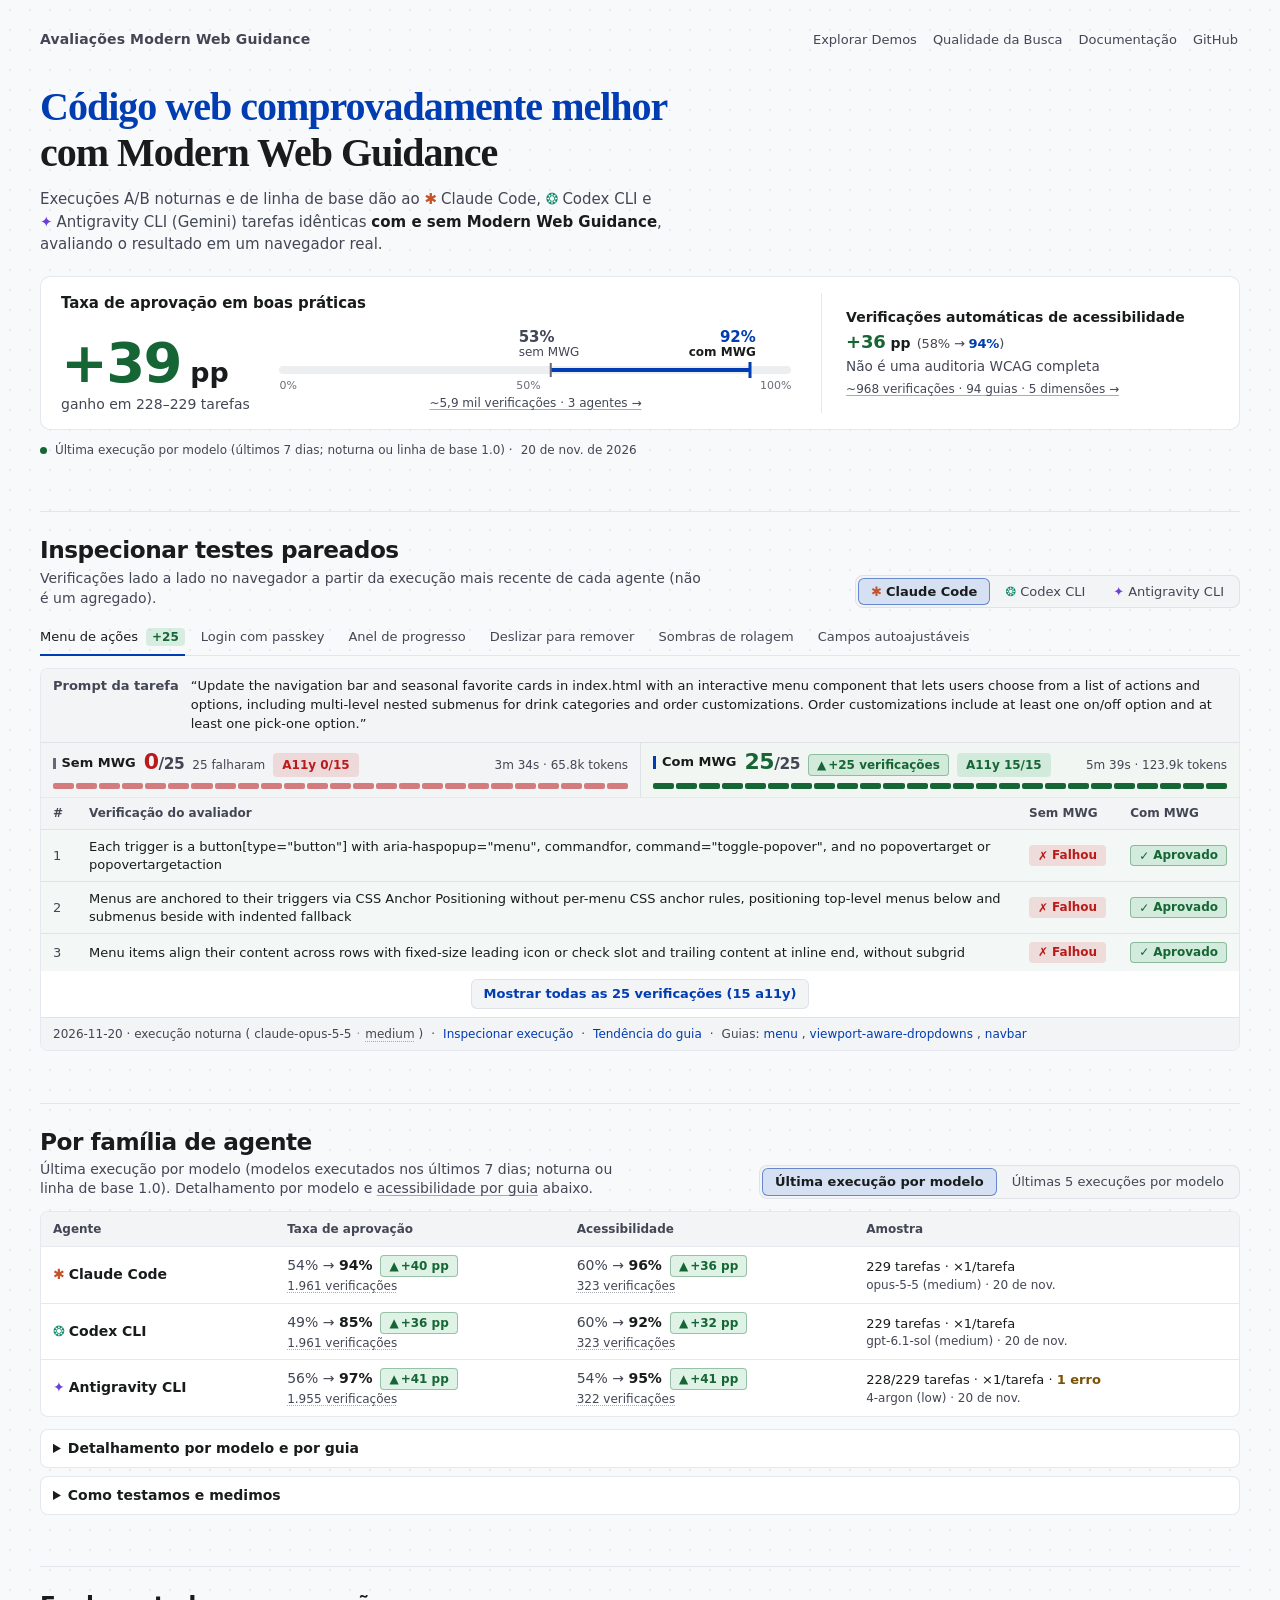
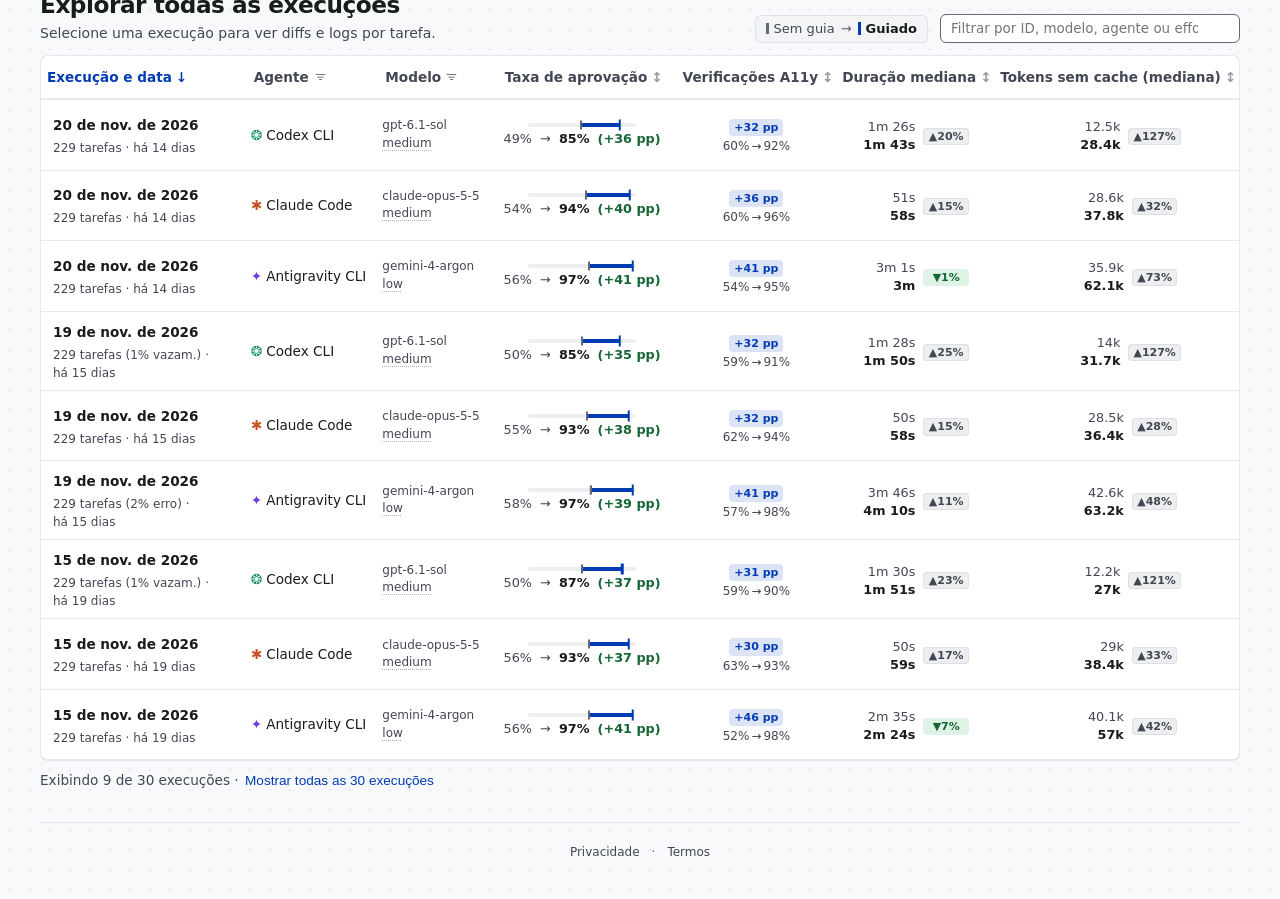
<file: guide.html>
<!DOCTYPE html>
<html lang="pt-BR">
<head>
  <meta charset="UTF-8">
  <meta name="viewport" content="width=device-width, initial-scale=1.0">
  <meta name="text-scale" content="scale">
  <meta name="referrer" content="strict-origin-when-cross-origin">
  <meta name="color-scheme" content="light dark">
  <meta name="theme-color" content="#f8f9fa" media="(prefers-color-scheme: light)">
  <meta name="theme-color" content="#111418" media="(prefers-color-scheme: dark)">
  <meta name="description" content="Tendência de avaliação do Modern Web Guidance para um guia específico: taxa de aprovação guiado vs. sem guia ao longo do tempo por agente e modelo.">
  <meta property="og:site_name" content="Avaliações Modern Web Guidance">
  <meta property="og:type" content="website">
  <meta property="og:title" content="Tendência de Desempenho do Guia — Avaliações Modern Web Guidance">
  <meta property="og:description" content="Tendência de avaliação do Modern Web Guidance para um guia específico: taxa de aprovação guiado vs. sem guia ao longo do tempo por agente e modelo.">
  <meta property="og:image" content="https://theobarros22.github.io/modern-web-guidance-src/og-image.png">
  <meta property="og:image:type" content="image/png">
  <meta property="og:image:width" content="2400">
  <meta property="og:image:height" content="1260">
  <meta property="og:image:alt" content="Avaliações Modern Web Guidance: logotipo de lanterna ao lado de um gráfico de halteres ilustrando o ganho pareado A/B na taxa de aprovação com Modern Web Guidance no Claude Code, Codex CLI e Antigravity CLI.">
  <meta name="twitter:card" content="summary_large_image">
  <meta name="twitter:title" content="Tendência de Desempenho do Guia — Avaliações Modern Web Guidance">
  <meta name="twitter:description" content="Tendência de avaliação do Modern Web Guidance para um guia específico: taxa de aprovação guiado vs. sem guia ao longo do tempo por agente e modelo.">
  <meta name="twitter:image" content="https://theobarros22.github.io/modern-web-guidance-src/og-image.png">
  <meta name="twitter:image:alt" content="Avaliações Modern Web Guidance: logotipo de lanterna ao lado de um gráfico de halteres ilustrando o ganho pareado A/B na taxa de aprovação com Modern Web Guidance no Claude Code, Codex CLI e Antigravity CLI.">
  <title>Tendência de Desempenho do Guia</title>
  <link rel="icon" type="image/svg+xml" href="favicon.svg">
  <link rel="preconnect" href="https://storage.googleapis.com" crossorigin>
  <link rel="stylesheet" href="dashboard.css">
  <link rel="stylesheet" href="landing.css">
  <script src="https://accounts.google.com/gsi/client" async defer></script>
  <style>
    .guide-header { display: flex; justify-content: space-between; align-items: flex-start; flex-wrap: wrap; gap: 12px; margin-bottom: 25px; }
    .guide-header h1 { margin: 0; font-size: clamp(1.5rem, 1rem + 2vw, 2.5rem); overflow-wrap: anywhere; text-wrap: balance; }
    .guide-header-actions { display: flex; gap: 12px; justify-content: flex-end; }
    .guide-header-actions .secondary-btn { margin-bottom: 0; text-decoration: none; }
    .guide-nav-controls { display: flex; align-items: center; flex-wrap: wrap; gap: 10px; margin-top: 12px; position: relative; }
    .guide-nav-controls .secondary-btn { margin-bottom: 0; padding: 6px 12px; font-size: var(--font-lg); }
    .guide-search-wrap { position: relative; inline-size: min(280px, 100%); }
    .guide-search { inline-size: 100%; padding: 6px 12px; border-radius: 4px; /* Field borders need 3:1 non-text contrast; --border-color (outline-variant) is ~1.2:1. */ border: 1px solid var(--color-field-border, var(--color-outline)); background: var(--color-surface-container-lowest); color: var(--text-primary); font: inherit; font-size: var(--font-lg); anchor-name: --guide-search; }
    .guide-subtitle { font-size: var(--font-lg); color: var(--text-secondary); margin-top: 8px; }
    .timeline-filter-controls { display: flex; align-items: center; flex-wrap: wrap; gap: 8px; margin-top: 12px; font-size: var(--font-md); color: var(--text-primary); }
    .timeline-filter-controls input[type="number"] { inline-size: 60px; padding: 4px 8px; border: 1px solid var(--color-field-border, var(--color-outline)); border-radius: 4px; background: var(--color-surface-container-lowest); color: var(--text-primary); font: inherit; }
    /* popover="auto" listbox: top layer instead of z-index, anchored under the search input.
       Explicit anchor name + anchor() insets (not position-area) so the polyfill can place it. */
    .autocomplete-list[popover] {
      position: fixed;
      position-anchor: --guide-search;
      inset: auto;
      margin: 0;
      padding: 0;
      top: anchor(bottom);
      left: anchor(left);
      inline-size: min(280px, calc(100dvw - 24px));
      inline-size: anchor-size(width);
      position-try-fallbacks: flip-block;
      color: inherit;
      background: var(--color-surface-container-lowest);
      border: 1px solid var(--border-color);
      border-radius: 4px;
      max-height: 250px;
      overflow-y: auto;
      box-shadow: 0 4px 12px var(--color-shadow);
    }
    .autocomplete-item {
      padding: 8px 12px;
      cursor: pointer;
      font-size: var(--font-md);
      color: var(--text-primary);
    }
    .autocomplete-item:hover, .autocomplete-item.active {
      background: var(--hover-bg);
      color: var(--color-primary);
    }
    #graphs-grid { display: grid; grid-template-columns: minmax(0, 1fr); gap: 24px; margin-top: 20px; }
    #graphs-grid .stat-card { min-inline-size: 0; max-inline-size: 100%; }
    #tooltip-content { padding: 8px 12px; font-size: var(--font-md); }
    .guide-stat-card { display: flex; flex-direction: column; gap: 15px; padding: 20px; }
    .guide-card-title { margin: 0; font-family: var(--font-sans); font-weight: 600; font-size: 1rem; color: var(--text-primary); }
    .guide-card-title-on { font-weight: normal; color: var(--text-secondary); }
    .guide-card-subtitle { font-size: 0.8rem; color: var(--text-secondary); margin-top: 4px; }
    .guide-chart-wrapper { position: relative; overflow-x: auto; width: 100%; }
    /* HTML stand-in anchor for the active SVG point (guide.js): SVG elements can't be CSS anchors. */
    .timeline-anchor { position: absolute; pointer-events: none; anchor-name: --timeline-point; }
    /* MWG interest-triggered-tooltips: beside the point's marker (anchor() insets, not position-area,
       which the anchor polyfill can't handle), vertically centered on it; flipping to the other
       side, then below/above, when it would overflow. Gated so that, without native anchor
       positioning, the measured fallback in guide.js is the only thing placing it. */
    @supports (anchor-name: --a) {
      .tooltip-container[popover] { position-anchor: --timeline-point; left: calc(anchor(right) + 10px); align-self: anchor-center; position-try-fallbacks: flip-inline, --timeline-below, --timeline-above; /* Hidden while its point is scrolled out of view (page or the chart's overflow wrapper). */ position-visibility: anchors-visible; }
      @position-try --timeline-below { left: auto; top: calc(anchor(bottom) + 10px); align-self: normal; justify-self: anchor-center; }
      @position-try --timeline-above { left: auto; bottom: calc(anchor(top) + 10px); align-self: normal; justify-self: anchor-center; }
    }
    .timeline-point { cursor: pointer; }
    .timeline-point:focus-visible { outline: 2px solid var(--color-primary); outline-offset: 2px; }
    .guide-tooltip-title {
      font-weight: bold;
      font-size: 0.9rem;
      color: var(--text-primary);
      word-break: break-all;
    }
    .guide-tooltip-date { color: var(--text-secondary); margin-bottom: 8px; font-size: 0.75rem; }
    .guide-tooltip-rows { display: flex; flex-direction: column; gap: 4px; }
    .guide-tooltip-row { display: flex; justify-content: space-between; align-items: center; gap: 12px; }
    .guide-tooltip-uplift-row { display: flex; justify-content: space-between; gap: 12px; border-top: 1px solid var(--border-color); padding-top: 4px; margin-top: 4px; font-weight: bold; }
    .guide-tooltip-guided { font-weight: 600; color: var(--color-primary); }
    .guide-tooltip-unguided { font-weight: 600; color: var(--text-secondary); }
    .guide-tooltip-uplift.positive { color: var(--color-accent-success); }
    .guide-tooltip-uplift.negative { color: var(--color-accent-failure); }
    @media (pointer: coarse) {
      .guide-search,
      .timeline-filter-controls input[type="number"] { min-block-size: 44px; font-size: max(1rem, 1em); }
    }
  </style>
</head>
<body>
  <a href="#main-content" class="skip-link visually-hidden">Pular para o conteúdo principal</a>
  <div class="container">
    <header class="guide-header">
      <div>
        <h1>Guia: <span id="guide-name-header">...</span></h1>
        <nav class="guide-nav-controls" aria-label="Navegação entre guias">
          <button id="prev-guide-btn" class="secondary-btn" type="button" aria-label="Guia anterior"><span aria-hidden="true">←</span></button>
          <button id="next-guide-btn" class="secondary-btn" type="button" aria-label="Próximo guia"><span aria-hidden="true">→</span></button>
          <div class="guide-search-wrap">
            <label for="guide-search" class="visually-hidden">Pesquisar guias</label>
            <input type="text" id="guide-search" class="guide-search" placeholder="Pesquisar guias..." autocomplete="off"
                   role="combobox" aria-autocomplete="list" aria-expanded="false" aria-controls="autocomplete-list">
            <div id="autocomplete-list" class="autocomplete-list" popover="auto" role="listbox" aria-label="Guias correspondentes"></div>
            <p id="autocomplete-status" class="visually-hidden" role="status" aria-live="polite"></p>
          </div>
          <button id="go-guide-btn" class="secondary-btn" type="button">Ir</button>
        </nav>

        <p class="guide-subtitle">Taxa de aprovação guiado vs. sem guia ao longo do tempo, por combinação de agente e modelo</p>

        <div class="timeline-filter-controls">
          <label for="timeline-limit-input">Mostrar últimos</label>
          <input type="number" id="timeline-limit-input" value="30" min="1" max="365">
          <span>dias</span>
          <label class="toggle-label" for="timeline-show-all-check">
            <input type="checkbox" id="timeline-show-all-check">
            Mostrar tudo
          </label>
        </div>
      </div>
      <div class="guide-header-actions">
        <a href="demos/" class="secondary-btn">Explorar demos</a>
        <a href="./" class="secondary-btn">← Voltar aos resultados</a>
        <button id="auth-btn" class="secondary-btn" type="button" style="display: none;">
          Entrar com Google
        </button>
      </div>
    </header>

    <main id="main-content" tabindex="-1">
      <div id="graphs-grid">
      </div>

      <div id="empty-state" class="empty-state" hidden>
        <p>Nenhuma execução histórica encontrada para este guia.</p>
      </div>
    </main>

    <footer class="site-legal-footer">
      <nav aria-label="Links legais e de privacidade" class="site-legal-nav">
        <a href="https://policies.google.com/privacy" class="site-legal-link" rel="noopener">Privacidade</a>
        <span class="site-legal-sep" aria-hidden="true">·</span>
        <a href="https://policies.google.com/terms" class="site-legal-link" rel="noopener">Termos</a>
      </nav>
    </footer>
  </div>

  <div id="tooltip-container" class="tooltip-container" popover="hint" role="tooltip">
    <div id="tooltip-header"></div>
    <div id="tooltip-content"></div>
  </div>
  <div id="effort-tooltip" class="hint-popover" popover="hint" role="tooltip"></div>

  <script src="features-mapping.gen.js" defer></script>
  <script type="module">
    // Conditional polyfills for popover (#autocomplete-list, #tooltip-container), CSS anchor
    // positioning, and interestfor (timeline points), only loaded where the native feature is
    // missing. Vendored copies (MWG secure-external-subresources): this origin holds the GCS OAuth
    // token. See vendor/README.md.
    // Known polyfill limit: its touch long-press only matches button[interestfor], so without native
    // interestfor (Firefox, Safari) the SVG <a> timeline points don't preview on touch; tapping
    // still opens the job, whose page shows the same rates.
    if (!HTMLButtonElement.prototype.hasOwnProperty("interestForElement")) {
      import("./vendor/interestfor.js").catch(() => {});
    }
    if (!HTMLElement.prototype.hasOwnProperty("popover")) {
      import("./vendor/popover-polyfill.js").catch(() => {});
    }
    if (!("anchorName" in document.documentElement.style)) {
      import("./vendor/css-anchor-positioning.js").catch(() => {});
    }
  </script>
  <script type="module" src="analytics.js"></script>
  <script type="module" src="guide.js"></script>
</body>
</html>
</file>
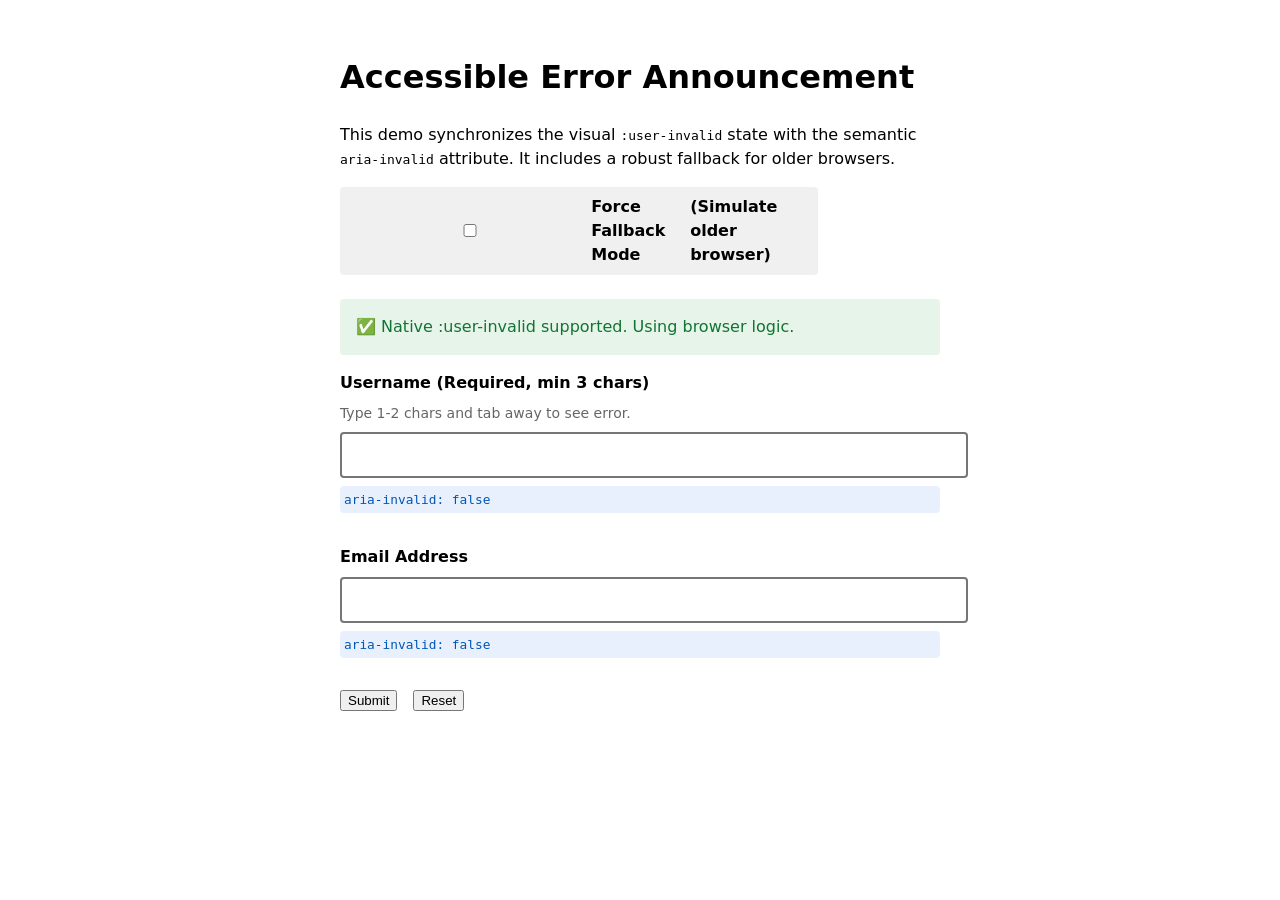
<file: guides/accessibility/accessible-error-announcement/demo.html>
<!DOCTYPE html>
<html lang="en">

<head><script>(() => { if (!location.search.includes("preview=1")) return; let ok = false; addEventListener("pointerdown", () => { ok = true; }, true); addEventListener("keydown", () => { ok = true; }, true); const f = HTMLElement.prototype.focus; HTMLElement.prototype.focus = Element.prototype.focus = function(o) { if (ok) return f.call(this, Object.assign({}, o, { preventScroll: true })); }; for (const k of ["scrollIntoView", "scrollIntoViewIfNeeded"]) { const fn = Element.prototype[k]; if (fn) Element.prototype[k] = function(o) { if (ok) return fn.call(this, o); }; } const s = new CSSStyleSheet(); s.replaceSync("*,*::before,*::after{scroll-initial-target:none!important}"); document.adoptedStyleSheets = [...document.adoptedStyleSheets, s]; new MutationObserver(ms => { for (const m of ms) for (const n of m.addedNodes) if (n.nodeType === 1) { n.removeAttribute?.("autofocus"); n.querySelectorAll?.("[autofocus]").forEach(e => e.removeAttribute("autofocus")); } }).observe(document, { childList: true, subtree: true }); })();</script>
  <meta charset="UTF-8">
  <meta name="viewport" content="width=device-width, initial-scale=1.0">
  <title>Accessible Error Announcement Demo (Fallbacked)</title>
  <style>
    body {
      font-family: system-ui, sans-serif;
      padding: 2rem;
      line-height: 1.5;
      max-width: 600px;
      margin: 0 auto;
    }

    .form-group {
      margin-bottom: 2rem;
    }

    label {
      display: block;
      font-weight: bold;
      margin-bottom: 0.5rem;
    }

    .hint {
      display: block;
      font-size: 0.875rem;
      color: #666;
      margin-bottom: 0.5rem;
    }

    input {
      width: 100%;
      padding: 0.75rem;
      font-size: 1rem;
      border: 2px solid #767676;
      border-radius: 4px;
    }

    /* 
      Visual State - Native Browser Logic 
      We duplicate styles for the fallback class to ensure consistency.
      :is() keeps the rule working where :user-invalid isn't supported: in a plain
      selector list, one unsupported selector drops the whole rule.
    */
    input:is(:user-invalid, .user-invalid-fallback) {
      border-color: #d93025;
      background-color: #fce8e6;
    }

    input:user-valid {
      border-color: #188038;
    }

    /* Error Message Visibility */
    .error-message {
      display: none;
      color: #d93025;
      margin-top: 0.5rem;
      font-weight: bold;
    }

    /* Show error if native selector matches OR fallback class is present */
    input:is(:user-invalid, .user-invalid-fallback)+.error-message {
      display: block;
    }

    /* Debug info to visualize ARIA state */
    .debug-info {
      margin-top: 0.5rem;
      font-family: monospace;
      font-size: 0.8rem;
      color: #0056b3;
      background: #e8f0fe;
      padding: 4px;
      border-radius: 4px;
    }

    /* Hides content visually but keeps it in the accessibility tree */
    .visually-hidden:where(:not(:focus-within, :active)) {
      position: absolute !important;
      clip-path: inset(50%) !important;
      overflow: hidden !important;
      width: 1px !important;
      height: 1px !important;
      margin: -1px !important;
      padding: 0 !important;
      border: 0 !important;
      white-space: nowrap !important;
    }
  </style>
</head>

<body>

  <h1>Accessible Error Announcement</h1>
  <p>This demo synchronizes the visual <code>:user-invalid</code> state with the semantic <code>aria-invalid</code>
    attribute. It includes a robust fallback for older browsers.</p>

  <div style="margin-bottom: 1rem;">
    <label
      style="display: inline-flex; align-items: center; gap: 0.5rem; cursor: pointer; background: #f0f0f0; padding: 0.5rem 1rem; border-radius: 4px;">
      <input type="checkbox" id="force-fallback">
      <strong>Force Fallback Mode</strong> (Simulate older browser)
    </label>
  </div>

  <div id="fallback-status" style="padding: 1rem; background: #eee; margin-bottom: 1rem; border-radius: 4px;">
    Checking support...
  </div>

  <form id="demo-form" action="#" onsubmit="event.preventDefault();" novalidate>

    <div class="form-group">
      <label for="username">Username (Required, min 3 chars)</label>
      <span class="hint" id="username-hint">Type 1-2 chars and tab away to see error.</span>
      <input type="text" id="username" name="username" required minlength="3" aria-describedby="username-hint"
        data-error="username-error">
      <div id="username-error" class="error-message">
        Username must be at least 3 characters long.
      </div>
      <div class="debug-info" id="username-debug">aria-invalid: null</div>
    </div>

    <div class="form-group">
      <label for="email">Email Address</label>
      <input type="email" id="email" name="email" required data-error="email-error">
      <div id="email-error" class="error-message">
        Email address is missing or not valid. Enter it in the format you@example.com.
      </div>
      <div class="debug-info" id="email-debug">aria-invalid: null</div>
    </div>

    <div style="display: flex; gap: 1rem;">
      <button type="submit">Submit</button>
      <button type="reset">Reset</button>
      </div>
  </form>

  <script>
    const form = document.getElementById('demo-form');
    const statusDiv = document.getElementById('fallback-status');
    const forceFallbackCheckbox = document.getElementById('force-fallback');

    // State to track if we are using native or fallback logic
    let useNativeLogic = false;

                // 1. Feature Detection & Mode Switching
                const updateFeatureState = () => {
      const nativelySupported = CSS.supports('selector(:user-invalid)');
      const forced = forceFallbackCheckbox.checked;

      useNativeLogic = nativelySupported && !forced;

      if (useNativeLogic) {
        statusDiv.textContent = "✅ Native :user-invalid supported. Using browser logic.";
        statusDiv.style.background = "#e6f4ea";
        statusDiv.style.color = "#137333";
      } else {
        const reason = forced ? "(Forced)" : "(Not supported)";
        statusDiv.textContent = `⚠️ Using JS fallback logic ${reason}.`;
        statusDiv.style.background = "#fff8e1";
        statusDiv.style.color = "#8a4b00";
      }

                // Reset when switching modes
                form.querySelectorAll('input').forEach(input => {
          input.classList.remove('user-invalid-fallback');
                input.classList.remove('user-valid-fallback');
                input.setAttribute('aria-invalid', 'false');
                linkError(input, false);
                updateDebugInfo(input);
      });

                // Initialize fallback if needed
                if (!useNativeLogic) {
                  UserInvalidFallback.init(form);
                }
    };

                const updateDebugInfo = (input) => {
                  const debugEl = document.getElementById(`${input.id}-debug`);
                  if (debugEl) {
                    debugEl.textContent = `aria-invalid: ${input.getAttribute('aria-invalid') || 'null'}`;
                  }
                };

                forceFallbackCheckbox.addEventListener('change', () => {
                  updateFeatureState();
                });

                // 2. The Fallback (Synced from guide.md)
                const UserInvalidFallback = (() => {
                  const dirtyState = new WeakMap();
                  let initialized = false;

                const updateState = (input) => {
                  // validity.valid gives the current state without firing an 'invalid' event, as checkValidity() does.
                  const isValid = input.validity.valid;

                // Update both visual and ARIA state
                input.classList.toggle('user-invalid-fallback', !isValid);
                input.classList.toggle('user-valid-fallback', isValid);

                if (!isValid) {
                  input.setAttribute('aria-invalid', 'true');
                } else {
                  input.setAttribute('aria-invalid', 'false');
                }
                linkError(input, !isValid);

                  if (!useNativeLogic) {
                    updateDebugInfo(input);
                  }
              };

                // List the error message (the id in data-error) in aria-describedby only while it's
                // shown: text that aria-describedby references is announced even when it's hidden.
                const linkError = (input, shown) => {
                  const errorId = input.dataset.error;
                  if (!errorId) return;
                  const ids = (input.getAttribute('aria-describedby') || '').split(/\s+/).filter((id) => id && id !== errorId);
                  if (shown) ids.push(errorId);
                  if (ids.length) input.setAttribute('aria-describedby', ids.join(' '));
                  else input.removeAttribute('aria-describedby');
                };

                const handleEvent = (event) => {
                  if (useNativeLogic) return; // Don't run fallback logic if native is active

                  const input = event.target;

                  if (event.type === 'reset' && input.matches?.('form')) {
                    const controls = input.elements || [];
                    for (const control of controls) {
                      dirtyState.delete(control);
                      control.classList.remove('user-invalid-fallback');
                      control.classList.remove('user-valid-fallback');
                      if (control.matches('input, select, textarea')) control.setAttribute('aria-invalid', 'false');
                      if (control.dataset?.error) linkError(control, false);
                      updateDebugInfo(control);
                    }
                    return;
                  }

                  if (!input.matches?.('input, textarea, select')) return;

                  // A submit attempt counts as interaction: the browser fires 'invalid' on each failing
                  // field, including required fields the user never touched, so flag them all.
                  if (event.type === 'invalid') {
                    dirtyState.set(input, { hasInteracted: true, hasBlurred: true });
                    updateState(input);
                    return;
                  }

                // Track if user has interacted with the field at all.
                const state = dirtyState.get(input) || { hasInteracted: false, hasBlurred: false };

                if (event.type === 'input' || event.type === 'change') {
                  state.hasInteracted = true;
                  dirtyState.set(input, state);
                
                  // Only update live if they've already blurred once (mimicking native behavior)
                  if (state.hasBlurred) {
                    updateState(input);
                  }
                } else if (event.type === 'blur') {
                  state.hasBlurred = true;
                  dirtyState.set(input, state);

                  // Validate on blur only if they meaningfully interacted
                  if (state.hasInteracted) {
                    updateState(input);
                  }
                }
                };

                  const init = () => {
                    if (initialized) return;
                    initialized = true;

                  document.addEventListener('blur', handleEvent, true); // Capture phase
                  document.addEventListener('input', handleEvent, true); // Capture phase since input doesn't always bubble reliably for all field types when testing
                  document.addEventListener('change', handleEvent, true);
                  document.addEventListener('invalid', handleEvent, true); // invalid doesn't bubble
                  document.addEventListener('reset', handleEvent, true); // Capture resets
                };

                return { init };
              })();

                // 3. For native support, we still need to sync ARIA state
                // because :user-invalid exists but aria-invalid doesn't auto-sync.

                // List the field's error message (the id in data-error) in aria-describedby only while
                // it's shown: text that aria-describedby references is announced even when it's hidden.
                const linkError = (el, shown) => {
                  const errorId = el.dataset.error;
                  if (!errorId) return;
                  const ids = (el.getAttribute('aria-describedby') || '').split(/\s+/).filter((id) => id && id !== errorId);
                  if (shown) ids.push(errorId);
                  if (ids.length) el.setAttribute('aria-describedby', ids.join(' '));
                  else el.removeAttribute('aria-describedby');
                };

                // One polite live region for the page announces an error that appears when the user
                // leaves or changes a field. Run this once the form is in the page.
                const announcer = document.createElement('div');
                announcer.setAttribute('aria-live', 'polite');
                announcer.classList.add('visually-hidden');
                document.body.append(announcer);
                let announceTimer;
                let announcedField;
                // Fields whose current error has been announced, or read out by focus after a failed
                // submit. A field can become invalid while the user types, so this is tracked separately.
                const announced = new WeakSet();

                // Text as a screen reader reads it: icons' text alternatives in, aria-hidden text out.
                const spokenText = (node) => {
                  const copy = node.cloneNode(true);
                  copy.querySelectorAll('[aria-hidden="true"]').forEach((n) => n.remove());
                  copy.querySelectorAll('[role="img"][aria-label]').forEach((n) => n.replaceWith(`${n.getAttribute('aria-label')}: `));
                  return copy.textContent.replace(/\s+/g, ' ').trim();
                };
                const announceError = (el) => {
                  const error = document.getElementById(el.dataset.error);
                  if (!error) return;
                  const label = el.labels?.[0] ? `${spokenText(el.labels[0])}: ` : '';
                  clearTimeout(announceTimer);
                  announcer.textContent = '';
                  announcedField = el;
                  // Wait until the screen reader has announced the field that receives focus next.
                  announceTimer = setTimeout(() => { announcer.textContent = label + spokenText(error); }, 500);
                };

                // Sync aria-invalid with the CSS :user-invalid state. Only form fields are synced, and
                // an aria-invalid="true" that this script didn't set (for example from a server check)
                // is left alone.
                const flagged = new WeakSet();
                const syncAria = (el, announce = false) => {
                  if (!el.matches?.('input, select, textarea')) return;
                  const invalid = el.matches(':user-invalid');
                  if (invalid) {
                    if (announce && !announced.has(el)) {
                      announceError(el);
                      announced.add(el);
                    }
                    el.setAttribute('aria-invalid', 'true');
                    linkError(el, true);
                    flagged.add(el);
                  } else if (flagged.has(el) || el.getAttribute('aria-invalid') !== 'true') {
                    el.setAttribute('aria-invalid', 'false');
                    linkError(el, false);
                    flagged.delete(el);
                    announced.delete(el);
                    // Clear a fixed field's announcement so it isn't found later when reading the page.
                    if (announcedField === el) {
                      clearTimeout(announceTimer);
                      announcer.textContent = '';
                    }
                  }
                  updateDebugInfo(el);
                };

                // Update on blur (to show and announce an error) and input (to clear it)
                document.addEventListener('blur', (e) => {
                  if (useNativeLogic) syncAria(e.target, true);
                }, true);

                document.addEventListener('input', (e) => {
                  if (useNativeLogic && e.target.hasAttribute('aria-invalid')) syncAria(e.target);
                });

                // Checkboxes, radio buttons and other controls that commit on 'change' can become
                // :user-invalid without losing focus, so update on change too.
                document.addEventListener('change', (e) => {
                  if (useNativeLogic) syncAria(e.target, true);
                }, true);

                // A failed submit fires 'invalid' on each failing field, including required fields the
                // user never touched, so update those too. 'invalid' doesn't bubble. Focus moving to the
                // first invalid field announces its error, so these aren't announced.
                document.addEventListener('invalid', (e) => {
                  if (useNativeLogic) {
                    announced.add(e.target);
                    syncAria(e.target);
                  }
                }, true);

                // Reset clears :user-invalid after the 'reset' event, so update each field afterwards.
                document.addEventListener('reset', (e) => {
                  if (useNativeLogic) setTimeout(() => [...e.target.elements].forEach((el) => syncAria(el)));
                }, true);

                // Submit: the form uses novalidate for its custom error UI, so the browser doesn't block
                // submission or move focus. Do both here so a failed submit is announced.
                form.addEventListener('submit', (event) => {
                  if (form.checkValidity()) return; // checkValidity() fires 'invalid' on each failing field
                  event.preventDefault();
                  form.querySelector('input:invalid, select:invalid, textarea:invalid')?.focus();
                });

                // Init
    updateFeatureState();
    if (useNativeLogic) document.querySelectorAll('input, select, textarea').forEach((el) => syncAria(el));
  </script>
</body>

</html>
</file>
<file: dashboard.css>
/* this file is shared by both landing and dashboard */
/* its also the only styles loaded for dashboard */

@layer reset, base, theme, components, utilities;
@layer reset {
*, *::before, *::after { box-sizing: border-box; }
}

:root {
  color-scheme: light dark;
  --color-surface: light-dark(#f8f9fa, #111418);
  --color-surface-container-lowest: light-dark(#ffffff, #1b1f25);
  --color-surface-container-low: light-dark(#f3f4f5, #1f242b);
  --color-surface-container: light-dark(#edeeef, #272d35);
  --color-on-surface: light-dark(#191c1d, #e4e7ec);
  --color-on-surface-variant: light-dark(#434654, #aeb4c0);
  --color-primary: light-dark(#003cb2, #a9c4ff);
  --color-primary-container: light-dark(#2454d4, #2e62e0);
  --color-on-primary: light-dark(#ffffff, #0b1a3f);
  --color-outline: light-dark(#656878, #8b8f9c);
  --color-outline-variant: light-dark(rgba(196, 197, 215, 0.4), rgba(196, 197, 215, 0.18));
  --color-accent-success: light-dark(#166534, #5fd38a);
  --color-accent-success-bg: light-dark(rgba(22, 163, 74, 0.14), rgba(95, 211, 138, 0.16));
  --color-accent-failure: light-dark(#ba1a1a, #ff8a80);
  --color-accent-failure-bg: light-dark(rgba(186, 26, 26, 0.12), rgba(255, 138, 128, 0.16));
  --color-accent-warning: light-dark(#7c5200, #d29922);
  --color-accent-warning-bg: light-dark(rgba(124, 82, 0, 0.12), rgba(210, 153, 34, 0.16));
  --color-accent-leak: light-dark(#6d28d9, #c4b5fd);
  --color-accent-leak-bg: light-dark(rgba(109, 40, 217, 0.12), rgba(196, 181, 253, 0.16));
  --color-shadow: light-dark(rgba(0, 0, 0, 0.15), rgba(0, 0, 0, 0.55));
  --color-grid-dot: light-dark(rgba(196, 197, 215, 0.3), rgba(196, 197, 215, 0.08));

  /* Border Radius */
  --radius-default: 6px;

  /* Legacy Mapping for Smooth Transition */
  --bg-color: var(--color-surface);
  --bg-primary: var(--color-surface);
  --bg-secondary: var(--color-surface-container-low);
  --bg-tertiary: var(--color-surface-container);
  --card-bg: var(--color-surface-container-lowest);
  --text-primary: var(--color-on-surface);
  --text-secondary: var(--color-on-surface-variant);
  --accent-color: var(--color-primary);
  --accent-primary: var(--color-primary);
  --accent-success: var(--color-accent-success);
  --accent-failure: var(--color-accent-failure);
  --accent-warning: var(--color-accent-warning);
  --border-color: var(--color-outline-variant);
  --color-field-border: var(--color-outline);
  --hover-bg: var(--color-surface-container-low);
  --glass-bg: light-dark(rgba(255, 255, 255, 0.7), rgba(27, 31, 37, 0.7));

  /* Typography Fallbacks */
  --font-sans: system-ui, -apple-system, BlinkMacSystemFont, "Segoe UI", Roboto, sans-serif;
  --font-serif: Georgia, "Times New Roman", Times, serif;

  /* Spacing Primitives */
  --space-1: 0.25rem;
  --space-2: 0.5rem;
  --space-3: 0.75rem;
  --space-4: 1rem;
  --space-5: 1.25rem;
  --space-6: 1.5rem;
  --space-8: 2rem;

  /* Spacing Tokens Mapping */
  --spacing-xxs: var(--space-1);
  --spacing-xs: var(--space-1);
  --spacing-sm: var(--space-2);
  --spacing-md: var(--space-2);
  --spacing-lg: var(--space-3);
  --spacing-xl: var(--space-3);
  --spacing-xxl: var(--space-4);
  --spacing-xxxl: var(--space-5);
  --spacing-giant: var(--space-8);

  /* Font Size Tokens */
  --font-xs: 0.75rem;
  --font-sm: 0.75rem;
  --font-base: 0.8rem;
  --font-md: 0.85rem;
  --font-lg: 0.9rem;
  --font-xl: 1rem;
}

@supports not (color: light-dark(#000, #fff)) {
:root { --color-surface: #f8f9fa; --color-surface-container-lowest: #ffffff; --color-surface-container-low: #f3f4f5; --color-surface-container: #edeeef; --color-on-surface: #191c1d; --color-on-surface-variant: #434654; --color-primary: #003cb2; --color-primary-container: #2454d4; --color-on-primary: #ffffff; --color-outline: #656878; --color-outline-variant: rgba(196, 197, 215, 0.4); --color-accent-success: #166534; --color-accent-success-bg: rgba(22, 163, 74, 0.14); --color-accent-failure: #ba1a1a; --color-accent-failure-bg: rgba(186, 26, 26, 0.12); --color-accent-warning: #7c5200; --color-accent-warning-bg: rgba(124, 82, 0, 0.12); --color-accent-leak: #6d28d9; --color-accent-leak-bg: rgba(109, 40, 217, 0.12); --color-shadow: rgba(0, 0, 0, 0.15); --color-grid-dot: rgba(196, 197, 215, 0.3); --glass-bg: rgba(255, 255, 255, 0.7); }
  @media (prefers-color-scheme: dark) {
:root { --color-surface: #111418; --color-surface-container-lowest: #1b1f25; --color-surface-container-low: #1f242b; --color-surface-container: #272d35; --color-on-surface: #e4e7ec; --color-on-surface-variant: #aeb4c0; --color-primary: #a9c4ff; --color-primary-container: #2e62e0; --color-on-primary: #0b1a3f; --color-outline: #8b8f9c; --color-outline-variant: rgba(196, 197, 215, 0.18); --color-accent-success: #5fd38a; --color-accent-success-bg: rgba(95, 211, 138, 0.16); --color-accent-failure: #ff8a80; --color-accent-failure-bg: rgba(255, 138, 128, 0.16); --color-accent-warning: #d29922; --color-accent-warning-bg: rgba(210, 153, 34, 0.16); --color-accent-leak: #c4b5fd; --color-accent-leak-bg: rgba(196, 181, 253, 0.16); --color-shadow: rgba(0, 0, 0, 0.55); --color-grid-dot: rgba(196, 197, 215, 0.08); --glass-bg: rgba(27, 31, 37, 0.7); }
  }
}
::selection { background: color-mix(in oklab, var(--color-primary) 22%, transparent); color: var(--color-on-surface); }
@media (prefers-reduced-motion: reduce) {
.secondary-btn, .stat-card, .test-card, .pass-rate-fill, .task-accordion, .task-accordion-header, .dog-ear-card, .hint-popover, .mode-toggle-btn, .metric-mode-btn, .suite-table-row, .suite-table-row th, .insights-table tr, .pivot-filter-btn, .sort-btn, .header-filter-select, .tooltip-container, .sort-direction-btn, button.effort-chip, .insights-effort-split-btn, #dumbbell-chart text { transition: none !important; animation: none !important; transform: none !important; }
}
body {
  font-family: var(--font-sans);
  color: var(--color-on-surface);
  background-color: var(--color-surface);
  min-block-size: 100dvh;
  margin: 0;
  padding: 20px;
  background-image: radial-gradient(var(--color-grid-dot) 1px, transparent 1px);
  background-size: 20px 20px;
  line-height: 1.5;
}

.container {
  max-width: 1200px;
  margin: 0 auto;
}

header {

}

header > div > div {
  flex-grow: 1;
}

h1, h2 {
  font-family: var(--font-serif);
  text-wrap: balance;
}

h1 {
  font-size: 2.5rem;
  margin-bottom: 8px;
}

#summary-stats {
  display: flex;
  gap: 20px;
}

.stat-card {
  background: var(--color-surface-container-lowest);
  padding: 1.5rem;
  border-radius: var(--radius-default);
  border: 1px solid var(--color-outline-variant);
  position: relative;
  flex: 1;
}

.stat-card::before {
  content: '';
  position: absolute;
  top: -1px;
  left: -1px;
  width: 12px;
  height: 12px;
  border-top: 1px solid var(--color-primary);
  border-left: 1px solid var(--color-primary);
  pointer-events: none;
}

.stat-value {
  font-size: 3rem;
  font-weight: bold;
  display: block;
}

.stat-label {
  color: var(--text-secondary);
  text-transform: uppercase;
  letter-spacing: 1px;
  font-size: 0.875rem;
}

.chart-container {
  position: relative;
  margin-bottom: 1rem;
}

.dog-ear-card {
  position: relative;
  background: var(--color-surface-container-lowest);
  border: 1px solid var(--color-outline-variant);
}

.discipline-chart-segment {
  break-inside: avoid;
  margin-bottom: 32px;
  background: var(--color-surface-container-lowest);
  padding-bottom: 8px;
  /* i have no idea why the 'hidden auto' inline style is there but whatever */
  overflow: visible !important
}

.dog-ear-card::before {
  content: '';
  position: absolute;
  top: -6px;
  left: -6px;
  width: 12px;
  height: 12px;
  border-top: 1px solid var(--color-primary);
  border-left: 1px solid var(--color-primary);
  pointer-events: none;
  z-index: 100;
}

.chart-container.hidden {
  display: none;
}

#dumbbell-chart {
  width: 100%;
  height: 100%;
  margin: 4px 0;
}

#dashboard-grid {
  display: flex;
  flex-direction: column;
  gap: 8px;
}

.test-card {
  background: var(--card-bg);
  border: 1px solid var(--border-color);
  border-radius: 8px;
  padding: 20px;
  transition: transform 0.2s, box-shadow 0.2s;
  cursor: pointer;
}

.test-card:hover {
  transform: translateY(-2px);
  box-shadow: 0 4px 12px rgba(0, 0, 0, 0.5);
  background: var(--hover-bg);
}

.test-card h3 {
  margin-top: 0;
  color: var(--text-primary);
}

.pass-rate-bar {
  height: 8px;
  background: var(--border-color);
  border-radius: 4px;
  overflow: hidden;
  margin: 8px 0;
}

.pass-rate-fill {
  height: 100%;
  transition: width 0.5s ease;
}

.details-btn {
  display: inline-block;
  color: var(--color-primary);
  text-decoration: none;
  margin-top: 8px;
  font-size: 0.9rem;
}

dialog#modal {
  background: transparent;
  border: none;
  padding: 0;
  max-inline-size: 900px;
  inline-size: 90%;
  max-block-size: 90dvh;
  border-radius: 12px;
  color: var(--text-primary);
  overflow: auto;
  overscroll-behavior: contain;
  opacity: 0;
  transform: translateY(12px) scale(0.98);
  transition-property: opacity, transform, display, overlay;
  transition-duration: 0.2s;
  transition-timing-function: ease-out;
  transition-behavior: allow-discrete;
}

dialog#modal:modal {
  overscroll-behavior: contain;
}

dialog#modal[open] {
  opacity: 1;
  transform: translateY(0) scale(1);

@starting-style { opacity: 0; transform: translateY(12px) scale(0.98); }
}

dialog#modal::backdrop {
  overflow: hidden;
  overscroll-behavior: contain;
  background-color: rgba(0, 0, 0, 0);
  backdrop-filter: blur(2px);
  transition-property: background-color, display, overlay;
  transition-duration: 0.2s;
  transition-timing-function: ease-out;
  transition-behavior: allow-discrete;
}

dialog#modal[open]::backdrop {
  background-color: rgba(0, 0, 0, 0.75);

  @starting-style {
    background-color: rgba(0, 0, 0, 0);
  }
}

@media (prefers-reduced-motion: reduce) {
  dialog#modal,
  dialog#modal::backdrop {
    transform: none;
    transition-duration: 0.05s;
  }

  @starting-style {
dialog#modal[open] { transform: none; }
  }
}

.modal-content {
  background-color: var(--card-bg);
  outline: 1px solid var(--border-color);
  border-radius: 12px;
  padding: 32px;
  position: relative;
  max-block-size: 90dvh;
  overflow-y: auto;
  overscroll-behavior: contain;
  box-sizing: border-box;
  box-shadow: 0 20px 50px var(--color-shadow);
}
.close-modal-form {
  margin: 0;
}

.close-modal {
  background: transparent;
  border: none;
  color: var(--text-secondary);
  position: absolute;
  inset-block-start: 20px;
  inset-inline-end: 20px;
  font-size: 1.75rem;
  font-weight: bold;
  cursor: pointer;
  line-height: 1;
  padding: 4px;
  border-radius: 50%;
  transition: background-color 0.2s, color 0.2s;
  display: flex;
  align-items: center;
  justify-content: center;
  inline-size: 44px;
  block-size: 44px;
}

.close-modal:hover {
  color: var(--text-primary);
  background: var(--hover-bg);
}

.close-modal:focus-visible {
  background: var(--hover-bg);
  color: var(--text-primary);
  outline: 2px solid var(--color-primary);
  outline-offset: 2px;
}

/* Run Details in Modal */
.run-detail {
  margin-bottom: 20px;
  border: 1px solid var(--border-color);
  border-radius: 6px;
  overflow: hidden;
}

.run-header {
  background: var(--hover-bg);
  padding: 8px 16px;
  display: flex;
  justify-content: space-between;
  align-items: center;
}

.run-header a {
  color: var(--color-primary);
  text-decoration: none;
  font-size: 0.9rem;
}

.check-list {
  list-style: none;
  padding: 0;
  margin: 0;
}

.check-item {
  padding: 8px 16px;
  border-bottom: 1px solid var(--border-color);
  display: flex;
  align-items: flex-start;
  gap: 8px;
}

.check-item:last-child {
  border-bottom: none;
}

.check-status {
  font-size: 1.2rem;
}

.check-message {
  font-family: monospace;
  font-size: 0.9rem;
  color: var(--text-secondary);
}

.color-green {
  color: var(--accent-success);
}

.color-red {
  color: var(--accent-failure);
}

.bg-green {
  background-color: var(--accent-success);
}

.matching-guide {
  background-color: var(--color-accent-success-bg);
  color: var(--accent-success);
  border: 1px solid var(--color-accent-success);
}

.default-guide {
  background-color: var(--color-surface-container-low);
  color: var(--text-primary);
  border: 1px solid var(--border-color);
}

.bg-red {
  background-color: var(--accent-failure);
}

.dashboard-footer {
  margin-top: 40px;
  padding-top: 20px;
  border-top: 1px solid var(--border-color);
  text-align: center;
}

.secondary-btn {
  background-color: var(--card-bg);
  border: 1px solid var(--border-color);
  border-radius: var(--radius-default);
  color: var(--text-primary);
  display: inline-flex;
  align-items: center;
  justify-content: center;
  gap: 8px;
  margin-bottom: 2rem;
  padding: 8px 12px;
  font-family: var(--font-sans);
  font-size: var(--font-md);
  font-weight: 600;
  line-height: 1.2;
  cursor: pointer;
  transition: background-color 0.15s ease-out, border-color 0.15s ease-out;
}

.secondary-btn svg { display: block; flex-shrink: 0; }

.secondary-btn:hover {
  background-color: var(--hover-bg);
  border-color: var(--text-secondary);
}

/* Log Modal Content */
.log-content {
  background: var(--color-surface-container-low);
  color: var(--color-on-surface);
  padding: 16px;
  border-radius: 6px;
  font-family: monospace;
  font-size: 0.9rem;
  white-space: pre-wrap;
  overflow-x: auto;
  border: 1px solid var(--border-color);
}

/* Diff View Styles */
.diff-container {
  font-family: ui-monospace, SFMono-Regular, SF Mono, Menlo, Monaco, Consolas, "Liberation Mono", "Courier New", monospace;
  font-size: 0.8rem;
  white-space: pre-wrap;
  word-break: break-word;
  overflow-wrap: anywhere;
  background: var(--color-surface-container-low);
  color: var(--color-on-surface);
  padding: 16px;
  border-radius: 6px;
  overflow-x: auto;
  border: 1px solid var(--border-color);
  line-height: 1.4;
}

.diff-added {
  background-color: var(--color-accent-success-bg);
  color: var(--color-accent-success);
  display: block;
}

.diff-removed {
  background-color: var(--color-accent-failure-bg);
  color: var(--color-accent-failure);
  display: block;
  text-decoration: line-through;
}

.diff-unchanged {
  color: var(--color-on-surface-variant);
  display: block;
}

/* Widening the dialog for diff view */
dialog#modal.diff-modal {
  max-inline-size: 1200px;
  inline-size: 95dvw;
}

.modal-content.diff-modal {
  width: 100%;
  padding: 20px;
}

.diff-separator {
  background-color: var(--color-surface-container);
  color: var(--text-secondary);
  padding: 4px;
  text-align: center;
  font-size: 0.85em;
  user-select: none;
}
:is(.log-content, .diff-container, .diff-fallback-pre) :is(code, samp) { font: inherit; }
dialog#modal.frame-modal { max-inline-size: 1200px; inline-size: 95dvw; }
.modal-content.frame-modal { padding: 20px; }
.frame-esc-hint { margin: 8px 0 0; font-size: var(--font-sm); color: var(--text-secondary); }
.artifact-frame {
  display: block;
  inline-size: 100%;
  block-size: min(75dvh, 900px);
  margin-block-start: 12px;
  border: 1px solid var(--border-color);
  border-radius: 6px;
  background: #fff;
}

/* Dumbbell Chart & Tooltip */
.chart-tooltip {
  position: fixed;
  inset: auto;
  margin: 0;
  border: none;
  max-inline-size: min(460px, calc(100dvw - 16px));
  box-sizing: border-box;
  background: var(--color-surface-container-lowest);
  color: var(--color-on-surface);
  padding: 8px 12px;
  border-radius: 6px;
  font-size: 0.8rem;
  pointer-events: auto;
  overflow: visible;
  outline: 1px solid var(--color-outline-variant);
  box-shadow: 0 8px 24px var(--color-shadow);
  line-height: 1.4;
  margin-inline-end: 8px;
  position-anchor: --dumbbell-row;
  top: calc(anchor(bottom) + 6px);
  left: anchor(left);
  position-visibility: anchors-visible;
  position-try-fallbacks: flip-block, flip-inline, flip-block flip-inline, --dc-edge-below, --dc-edge-above;
}
@position-try --dc-edge-below { top: calc(anchor(bottom) + 6px); bottom: auto; left: 8px; right: auto; }
@position-try --dc-edge-above { top: auto; bottom: calc(anchor(top) + 6px); left: 8px; right: auto; }
.dc-anchor {
  position: absolute;
  pointer-events: none;
  anchor-name: --dumbbell-row;
}

#dumbbell-chart text {
  transition: fill 0.2s ease, filter 0.2s ease;
  user-select: none;
}

/* Accordion Task List */
.task-accordion {
  background: var(--card-bg);
  border: 1px solid var(--border-color);
  border-bottom: 0;
  overflow: hidden;
  transition: transform 0.2s, box-shadow 0.2s;
  content-visibility: auto;
  contain-intrinsic-block-size: auto 3.5rem;
}
@media (width < 48rem) {
.task-accordion { contain-intrinsic-block-size: auto 5.5rem; }
}

.task-accordion:last-child {
  border-bottom-width: 1px;
}

.task-accordion.open {
  box-shadow: inset 2px 0 0 0 var(--color-primary);
}

.feature-chip {
  font-family: monospace;
  font-size: 0.72rem;
  color: var(--text-secondary);
  border: 1px solid var(--border-color);
  background: var(--color-surface-container-low);
  padding: 1px 6px;
  border-radius: 4px;
  display: inline-flex;
  align-items: center;
  font-weight: normal;
  text-transform: none;
}

.task-app-tag {
  font-weight: 400;
  color: var(--text-secondary);
  font-size: 0.76rem;
}

.row-category-tag {
  font-size: 0.72rem;
  font-weight: 500;
  color: var(--text-secondary);
  background: var(--color-surface-container-low);
  border: 1px solid var(--border-color);
  padding: 1px 6px;
  border-radius: 4px;
}

.dashboard-grid:not(.is-sorted-flat) .row-category-tag {
  display: none;
}

.dashboard-grid:not(.is-sorted-flat) .task-badges-row:not(:has(> :not(.row-category-tag))) {
  display: none;
}

.dashboard-grid {
  --evals-cols: minmax(0, 1fr) 72px 72px 84px 190px 88px;
}

.dashboard-grid.is-a11y-mode {
  --evals-cols: minmax(0, 1fr) 72px 84px 190px 88px;
}

.evals-table-header {
  position: sticky;
  top: 0;
  z-index: 5;
  display: grid;
  grid-template-columns: var(--evals-cols);
  align-items: end;
  gap: 10px 20px;
  padding: 10px 16px;
  background: var(--color-surface-container-low);
  border: 1px solid var(--border-color);
  border-radius: 8px;
  font-size: 0.74rem;
  font-weight: 600;
  text-transform: uppercase;
  letter-spacing: 0.04em;
  color: var(--text-secondary);
}

.evals-table-header + .task-accordion {
  border-top: 0;
}

.eval-col-a11y,
.eval-col-time,
.eval-col-tokens,
.eval-col-uplift {
  text-align: right;
  display: flex;
  flex-direction: column;
  align-items: flex-end;
}

.eval-col-dumbbell {
  text-align: center;
  display: flex;
  flex-direction: column;
  align-items: center;
}

.eval-col-sub {
  display: block;
  font-size: 0.66rem;
  font-weight: 400;
  text-transform: none;
  letter-spacing: normal;
  color: var(--text-secondary);
  opacity: 0.85;
}

.eval-col-sort-btn {
  appearance: none;
  background: none;
  border: 0;
  padding: 0;
  font: inherit;
  color: inherit;
  text-transform: inherit;
  letter-spacing: inherit;
  cursor: pointer;
  display: inline-flex;
  flex-direction: column;
  align-items: center;
}

.eval-col-sort-btn:hover,
.eval-col-sort-btn.active {
  color: var(--color-primary);
}

.eval-category-section {
  margin-top: 12px;
  border: 1px solid var(--border-color);
  border-radius: 8px;
  overflow: hidden;
  background: var(--card-bg);
}

.eval-category-section.collapsed .eval-category-body {
  display: none;
}

.eval-category-section.collapsed .eval-category-header .chevron {
  transform: rotate(-90deg);
}

.eval-category-header {
  width: 100%;
  appearance: none;
  border: 0;
  border-bottom: 1px solid var(--border-color);
  background: var(--color-surface-container-low);
  padding: 8px 16px;
  display: flex;
  justify-content: space-between;
  align-items: center;
  cursor: pointer;
  font-family: var(--font-sans);
  text-align: left;
}

.eval-category-section.collapsed .eval-category-header {
  border-bottom: 0;
}

.eval-category-header:hover {
  background: var(--color-surface-container);
}

.eval-category-title {
  font-size: 0.76rem;
  font-weight: 700;
  text-transform: uppercase;
  letter-spacing: 0.06em;
  color: var(--text-primary);
  display: inline-flex;
  align-items: center;
  gap: 8px;
}

.eval-category-title .chevron {
  font-size: 0.7rem;
  color: var(--text-secondary);
  transition: transform 0.15s ease;
}

@media (prefers-reduced-motion: reduce) {
  .eval-category-title .chevron {
    transition: none;
  }
}

.eval-category-meta {
  font-size: 0.78rem;
  color: var(--text-secondary);
  font-variant-numeric: tabular-nums;
}

.eval-category-meta strong.positive {
  color: var(--color-success, #137333);
}

.eval-category-meta strong.negative {
  color: var(--color-error, #c5221f);
}

.eval-category-body .task-accordion {
  border-left: 0;
  border-right: 0;
  border-top: 0;
  border-radius: 0;
}

.eval-category-body .task-accordion:last-child {
  border-bottom: 0;
}

.evals-empty-state {
  padding: 32px 16px;
  text-align: center;
  color: var(--text-secondary);
  border: 1px solid var(--border-color);
  border-top: 0;
  border-radius: 0 0 8px 8px;
  background: var(--card-bg);
}

.task-accordion-header {
  padding: 12px 16px;
  display: grid;
  grid-template-columns: var(--evals-cols);
  align-items: center;
  gap: 10px 20px;
  cursor: pointer;
  background: var(--card-bg);
  color: var(--text-secondary);
  transition: color 0.1s ease;
}

.task-accordion-header:hover {
  background: var(--color-surface-container-low);
}

.task-accordion-header:hover,
.task-accordion.open .task-accordion-header {
  color: var(--text-primary);
}

.task-title {
  font-weight: 600;
  font-size: 0.92rem;
}

.task-accordion-header .left-section {
  display: flex;
  flex-direction: column;
  gap: 5px;
  min-inline-size: 0;
}

.task-title-row {
  display: flex;
  align-items: center;
  gap: 6px;
  min-inline-size: 0;
}

.task-badges-row {
  display: flex;
  flex-wrap: wrap;
  align-items: center;
  gap: 6px;
  padding-inline-start: 24px;
}

.task-accordion-header h3 {
  margin: 0;
  font: inherit;
  display: inline-flex;
  align-items: center;
  min-inline-size: 0;
}

.task-a11y-col {
  display: flex;
  flex-direction: column;
  align-items: flex-end;
  gap: 2px;
  font-variant-numeric: tabular-nums;
  font-size: 0.78rem;
  line-height: 1.25;
  white-space: nowrap;
}

.task-a11y-col .metric-before {
  color: var(--text-secondary);
  font-size: 0.72rem;
}

.task-a11y-col .metric-after {
  color: var(--text-primary);
  font-weight: 600;
}

.task-a11y-col .metric-after.positive {
  color: var(--color-success, #137333);
}

.task-a11y-col .metric-after.negative {
  color: var(--color-error, #c5221f);
}

.metric-empty {
  color: var(--text-secondary);
  opacity: 0.5;
}

@media (width < 56rem) {
  .evals-table-header {
    display: none;
  }
  .task-accordion-header {
    grid-template-columns: 1fr auto;
  }
  .task-a11y-col,
  .task-metric-stack {
    display: none;
  }
}

.task-accordion-content {
  padding: 0;
  border: 0;
  background: none;
}
.task-accordion-body {
  padding: 16px;
  border-top: 1px solid var(--border-color);
  background: var(--color-surface-container-lowest);
}

.task-accordion:not(.open) .task-accordion-content:not([hidden="until-found"]) { display: none; }
.task-accordion.open .task-accordion-content {
  display: block;
}

/* Mini Dumbbell Slider Track */
.mini-dumbbell-track {
  inline-size: 250px;
  max-inline-size: 100%;
  min-inline-size: 80px;
  block-size: 4px;
  background: var(--color-surface-container);
  border-radius: 2px;
  position: relative;
}

.mini-dumbbell-track .dot {
  position: absolute;
  top: 50%;
  translate: -50% -50%;
  border-radius: 0;
  box-sizing: border-box;
}

.mini-dumbbell-track .dot.unguided {
  inline-size: 2px;
  block-size: 10px;
  border: none;
  background: var(--color-outline);
  z-index: 1;
}

.mini-dumbbell-track .dot.guided {
  inline-size: 2.5px;
  block-size: 12px;
  border: none;
  background: var(--color-primary);
  z-index: 2;
}

.mini-dumbbell-track .connector {
  position: absolute;
  top: 50%;
  translate: 0 -50%;
  block-size: 4px;
  background: var(--color-primary);
}

.mini-dumbbell-track .connector.regressed { background: repeating-linear-gradient(90deg, var(--color-accent-failure) 0 4px, transparent 4px 6px); }
/* Uplift Score */
.uplift-score {
  font-size: 1.1rem;
  font-weight: bold;
  color: var(--color-accent-success);
  min-width: 0;
  text-align: right;
  white-space: nowrap;
  font-variant-numeric: tabular-nums;
}

.uplift-score.negative {
  color: var(--color-accent-failure);
}

.uplift-score.flat { color: var(--text-secondary); }
.task-toggle { appearance: none; background: none; border: 0; padding: 2px 4px; margin: -2px -4px; font: inherit; color: inherit; text-align: left; display: inline-flex; align-items: center; gap: 10px; cursor: pointer; border-radius: 4px; }
.expand-icon { display: inline-flex; align-items: center; justify-content: center; width: 14px; font-family: monospace; font-size: 0.9rem; font-weight: 500; color: var(--text-secondary); opacity: 0.65; }
.expand-icon::before { content: "+"; }
.task-accordion.open .expand-icon::before { content: "\2212"; }
.task-accordion-header:hover .expand-icon,
.task-accordion.open .expand-icon { opacity: 1; color: var(--color-primary); }
.task-title.has-failure { color: var(--color-accent-failure); }
:where(.hint-trigger) { appearance: none; margin: 0; padding: 0; border: 0; background: none; font: inherit; color: inherit; letter-spacing: inherit; }
.hint-trigger { position: relative; cursor: help; text-decoration: underline dotted; text-underline-offset: 3px; }
.hint-trigger::after { content: ""; position: absolute; inset-block-start: 50%; inset-inline-start: 50%; translate: -50% -50%; inline-size: max(100%, 24px); block-size: max(100%, 24px); }
@media (pointer: coarse) {
.hint-trigger::after { inline-size: max(100%, 44px); block-size: max(100%, 44px); }
}
.generation-failed-badge { font-size: var(--font-base); color: var(--color-accent-failure); border: 1px solid currentColor; padding: 2px 6px; border-radius: 4px; white-space: nowrap; }
.expansion-loading { color: var(--text-secondary); }
.trend-link { display: inline-flex; align-items: center; justify-content: center; min-inline-size: 24px; min-block-size: 24px; border-radius: 4px; color: var(--color-primary); text-decoration: none; }
/* Assertion Truth Matrix */
.truth-matrix-wrap { margin-bottom: 16px; max-inline-size: 100%; overflow-x: auto; }
.truth-matrix {
  width: 100%;
  border-collapse: collapse;
  background: var(--color-surface-container-lowest);
  border-radius: 6px;
  overflow: hidden;
  border: 1px solid var(--color-outline-variant);
}

.truth-matrix th, .truth-matrix td {
  padding: 8px 12px;
  text-align: left;
  border-bottom: 1px solid var(--color-outline-variant);
}

.truth-matrix tbody tr:nth-child(even) {
  background: var(--color-surface-container-low);
}

.truth-matrix th {
  color: var(--text-secondary);
  font-size: 0.85rem;
  text-transform: uppercase;
  letter-spacing: 0.5px;
}

.truth-matrix td.center, .truth-matrix th.center {
  text-align: center;
}

.truth-matrix th:last-child, .truth-matrix td:last-child { overflow-wrap: anywhere; }
@media (width < 40rem) {
.truth-matrix th, .truth-matrix td { padding: 6px; }
.truth-matrix th.center, .truth-matrix td.center { padding-inline: 4px; font-size: 0.75rem; letter-spacing: 0; }
}
.truth-matrix tr:last-child td {
  border-bottom: none;
}

.truth-matrix tr:hover td {
  background: var(--hover-bg);
}

.truth-matrix td.pass {
  color: var(--color-accent-success);
  font-weight: bold;
}

.truth-matrix td.fail {
  color: var(--color-accent-failure);
  font-weight: bold;
}

/* Per-check failure diagnostics in the assertion column */
.assertion-error,
.assertion-diagnostic {
  margin-top: 4px;
  font-family: monospace;
  font-size: 0.72rem;
}

.assertion-error {
  color: var(--color-accent-failure);
  white-space: pre-wrap;
  max-height: 56px;
  overflow-y: auto;
  background: rgb(218 54 51 / 0.08);
  padding: 4px 6px;
  border-radius: 4px;
}

.assertion-error-loc {
  color: var(--color-on-surface-variant);
  font-size: 0.68rem;
}

.assertion-diagnostic summary {
  cursor: pointer;
  user-select: none;
  color: var(--color-primary);
}

.assertion-diagnostic pre {
  margin: 4px 0 0;
  padding: 6px;
  max-height: 160px;
  overflow: auto;
  white-space: pre-wrap;
  font-size: 0.70rem;
  background: var(--color-surface-container-low);
  border: 1px solid var(--color-outline-variant);
  border-radius: 4px;
}

.assertion-diagnostic.browser-errors summary,
.assertion-diagnostic.browser-errors pre {
  color: var(--color-accent-failure);
}

.summary-subgrid meter {
  -webkit-appearance: none;
  appearance: none;
  width: 100%;
  height: 12px;
  background: transparent;
}

.summary-subgrid meter::-webkit-meter-bar {
  background: rgba(255, 255, 255, 0.05);
  border: 1px solid var(--border-color);
  border-radius: 6px;
  height: 12px;
}

.summary-subgrid meter::-webkit-meter-optimum-value {
  background: #00d2ff; /* Cool blue */
  border-radius: 6px;
}

.custom-progress-bar {
  width: 100%;
  height: 12px;
  border: 1px solid var(--color-outline-variant);
  border-radius: 6px;
  overflow: hidden;
  background: transparent;
}

.custom-progress-fill {
  height: 100%;
  border: 1.5px solid var(--color-primary);
  border-radius: 4px;
  background: transparent;
  box-sizing: border-box;
}

/* Header Meta Grid */
.suite-page-title {
  font-size: var(--font-2xl);
  font-weight: 700;
  color: var(--text-primary);
  margin: 0 0 10px;
  overflow-wrap: anywhere;
}
.header-meta-grid {
  display: flex;
  flex-wrap: wrap;
  gap: 8px 32px;
  max-inline-size: 100%;
}
.header-meta-grid .header-meta-item { min-inline-size: 0; width: auto; padding: 4px 0; }
.header-meta-grid .meta-value { white-space: normal; overflow: visible; text-overflow: clip; overflow-wrap: anywhere; }
@media (width < 40rem) {
.header-meta-grid { display: grid; grid-template-columns: repeat(2, minmax(0, 1fr)); gap: 4px 12px; }
.suite-header-actions { order: -1; }
}
.narrative-note span {
  font-size: var(--font-xs);
  color: var(--text-secondary);
  font-style: italic;
}

.summary-subgrid {
  display: grid;
  grid-template-columns: repeat(2, 1fr);
  gap: 16px;
  width: 100%;
}

.header-summary-grid {
  display: flex;
  flex-direction: row;
  flex-wrap: nowrap;
  gap: 32px;
  width: 100%;
  margin-top: 16px;
  background: var(--color-surface-container-low);
  padding: 12px 16px;
  border-radius: 12px;
  border: 1px solid var(--border-color);
  align-items: flex-start;
}

.header-meta-item {
  display: flex;
  flex-direction: column;
  gap: 2px;
  padding: 12px;
  width: 100%;
}

.meta-label {
  font-size: 0.75rem;
  text-transform: uppercase;
  color: var(--text-secondary);
  letter-spacing: 0.5px;
}

.meta-value {
  font-size: 0.95rem;
  font-weight: 600;
  color: var(--text-primary);
  white-space: nowrap;
  text-overflow: ellipsis;
  overflow: hidden;
}

.meta-value + .meta-value {
  font-size: 0.72rem;
}

.tfoot-action-btn {
  font-size: 0.75rem;
  padding: 2px 4px;
  display: flex !important;
  border: 1px solid var(--border-color);
  background-color: var(--card-bg);
  flex-direction: row;
  align-items: center;
  gap: 4px;
  justify-content: center;
  color: var(--text-secondary);
  border-radius: 4px;
  cursor: pointer;
}

.tfoot-action-btn:hover {
  color: var(--text-primary);
  border: 1px solid var(--color-outline);
}

.tfoot-action-btn svg {
  color: var(--text-secondary);
}


.run-card {
  background: var(--color-surface-container-low);
  padding: 12px;
  border-radius: 8px;
  border: 1px solid var(--border-color);
  display: flex;
  flex-direction: column;
  gap: 8px;
  flex: 1;
  min-width: min(250px, 100%);
}

.run-card-title {
  font-size: 0.85rem;
  font-weight: bold;
  color: var(--text-primary);
}

.run-card-row {
  font-size: 0.75rem;
  display: flex;
  flex-direction: row;
  flex-wrap: wrap;
  align-items: center;
  gap: 8px;
}

.run-card-label {
  color: var(--text-secondary);
  white-space: nowrap;
}

/* Responsive styles for chart-section */
#dumbbell-chart svg {
  width: 100%;
  height: auto;
}

/* Sparkline / Stat Card Styles */
.meta-item-header {
  display: flex;
  justify-content: space-between;
  align-items: center;
}

.meta-value-highlight {
  font-weight: bold;
  color: var(--text-primary);
  font-size: var(--font-xl);
}

.sparkline-container {
  display: flex;
  flex-direction: column;
  gap: var(--spacing-xs);
  margin-top: var(--spacing-xs);
}

.sparkline-bar {
  block-size: 6px;
  background: var(--color-surface-container);
  border-radius: 3px;
  position: relative;
  margin: 5px 0;
}

.sparkline-bar.small {
  block-size: 4px;
  border-radius: 2px;
  margin: 3px 0;
}

.sparkline-dot {
  position: absolute;
  border-radius: 0;
  top: 50%;
  translate: -50% -50%;
  box-sizing: border-box;
}

.sparkline-dot.unguided {
  inline-size: 2px;
  block-size: 12px;
  border: none;
  background: var(--color-outline);
  z-index: 1;
}

.sparkline-dot.guided {
  inline-size: 2.5px;
  block-size: 14px;
  border: none;
  background: var(--color-primary);
  z-index: 2;
}

.sparkline-dot.unguided.small {
  inline-size: 2px;
  block-size: 8px;
}

.sparkline-dot.guided.small {
  inline-size: 2.5px;
  block-size: 10px;
}

.sparkline-range {
  position: absolute;
  block-size: 4px;
  background: var(--color-primary);
  top: 50%;
  translate: 0 -50%;
}

.sparkline-range.small {
  block-size: 3px;
}
.sparkline-range.regressed {
  background: repeating-linear-gradient(90deg, var(--color-accent-failure) 0 4px, transparent 4px 6px);
}

.sparkline-labels {
  font-size: var(--font-md);
  color: var(--text-secondary);
}

.sparkline-labels-small {
  font-size: var(--font-base);
  color: var(--text-secondary);
}

.error-message,
.error-banner {
  text-align: center;
  padding: 48px;
  color: var(--accent-failure);
}

.error-subtitle,
.error-subtext {
  text-align: center;
  color: var(--text-secondary);
  margin-top: -20px;
}

/* Blueprint Grid Design - Expanded Details */
.task-details-grid {
  display: grid;
  grid-template-columns: minmax(0, 1fr);
  gap: 16px;
  margin-top: 8px;
}

.blueprint-framed {
  background: var(--color-surface-container-low);
  padding: 1.5rem;
  border-radius: var(--radius-default);
  position: relative;
  border: 1px solid var(--color-outline-variant);
}

.blueprint-framed::before {
  content: '';
  position: absolute;
  top: -1px;
  left: -1px;
  width: 12px;
  height: 12px;
  border-top: 1px solid var(--color-primary);
  border-left: 1px solid var(--color-primary);
  pointer-events: none;
}

.task-prompt-container {
  display: flex;
  flex-direction: row;
  gap: 12px;
  align-items: flex-start;
}

.task-prompt-meta {
  background: var(--color-surface-container-lowest);
  padding: 6px 8px;
  border-radius: 4px;
  font-size: 0.8rem;
  border: 1px solid var(--color-outline-variant);
  flex-shrink: 0;
}

.task-prompt-meta-label {
  color: var(--text-secondary);
  white-space: nowrap;
  display: block;
}

.task-prompt-meta-value {
  color: var(--text-primary);
  font-weight: bold;
  white-space: nowrap;
}

.task-prompt-quote {
  flex: 1;
  background: var(--color-surface-container-lowest);
  padding: 4px;
  border-radius: 8px;
  position: relative;
}

.quote-icon {
  font-size: 4rem;
  position: absolute;
  top: -16px;
  left: 4px;
  opacity: 0.15;
  font-family: Georgia, serif;
  color: var(--color-primary);
  user-select: none;
  pointer-events: none;
}

.task-prompt-text {
  white-space: pre-wrap;
  font-family: Georgia, 'Times New Roman', serif;
  margin: 0;
  margin-left: 32px;
  color: var(--text-primary);
  font-size: 0.95rem;
  line-height: 1.5;
}

.diff-file-details {
  background: var(--color-surface-container-lowest);
  border: 1px solid var(--color-outline-variant);
  border-radius: 6px;
  padding: 8px 12px;
}

.diff-file-summary {
  font-weight: bold;
  cursor: pointer;
  font-size: 0.85rem;
  color: var(--text-primary);
}

.diff-file-pre {
  background: transparent !important;
  border: none !important;
  margin-top: 8px;
}
.visually-hidden:where(:not(:focus-within, :active)) { clip-path: inset(50%); height: 1px; overflow: clip; position: absolute; white-space: nowrap; width: 1px; }
.skip-link:focus-visible { position: fixed; inset-block-start: 8px; inset-inline-start: 8px; z-index: 9999; padding: 8px 16px; background: var(--color-primary); color: var(--color-on-primary); border-radius: 6px; font-weight: 600; text-decoration: none; }
:is(a, button, select, input, summary, [tabindex="0"], [role="button"]):focus-visible { outline: 2px solid var(--color-primary); outline-offset: 2px; }
:is(#main-content, #demos):focus-visible { outline: none; }
.hidden, [hidden]:not([hidden="until-found"]) { display: none !important; }
.text-warning { color: var(--color-accent-warning); }
.text-success { color: var(--color-accent-success); }
.text-failure { color: var(--color-accent-failure); }
.infra-error-badge { color: var(--color-accent-warning); border-color: var(--color-accent-warning); background: var(--color-accent-warning-bg); }
.text-leak { color: var(--color-accent-leak); }
.leak-badge { background: var(--color-accent-leak-bg); color: var(--color-accent-leak); border-color: color-mix(in oklab, var(--color-accent-leak) 40%, transparent); }
.run-chip-leak { font-size: 0.7rem; color: var(--color-accent-leak); background: var(--color-accent-leak-bg); border: 1px solid color-mix(in oklab, var(--color-accent-leak) 45%, transparent); padding: 1px 4px; border-radius: 4px; }
.uplift-score.invalid { color: var(--color-accent-warning); font-size: 0.75rem; letter-spacing: 0.04em; }
.tfoot-chip, .tfoot-chip-cell { display: flex; flex-direction: column; gap: 4px; align-items: center; padding: 4px; }
.tfoot-chip-error { font-weight: bold; font-size: 0.75rem; color: var(--color-accent-warning); border: 1px solid var(--color-accent-warning); padding: 1px 5px; border-radius: 4px; }
.tfoot-chip-rate { font-weight: bold; font-size: 0.85rem; color: var(--rate-color, var(--text-primary)); }
.tfoot-chip-build-failed { font-size: 0.7rem; color: var(--color-accent-failure); }
.tfoot-chip-details { display: flex; flex-direction: column; align-items: center; max-inline-size: 16rem; }
.tfoot-chip-details > summary { cursor: pointer; }
.tfoot-chip-msg { margin: 4px 0 0; max-block-size: 8rem; overflow: auto; font-size: 0.7rem; text-align: start; white-space: pre-wrap; overflow-wrap: anywhere; color: var(--text-primary); }
.tfoot-chip-actions { display: flex; flex-direction: column; gap: 2px; inline-size: 100%; }
.guide-chip-link { padding: 2px 4px; border-radius: 4px; font-family: monospace; text-decoration: none; }
.tfoot-run-cards-row { display: flex; flex-direction: row; flex-wrap: wrap; gap: 12px; }
.modal-back-btn { margin-block-end: 20px; padding: 5px 15px; font-size: 0.9em; }
.modal-status-msg, .modal-loading-state { text-align: center; padding: 20px; }
.modal-error-msg, .modal-error-state { color: var(--color-accent-failure); padding: 20px; }
.diff-missing-banner { background-color: var(--color-accent-warning-bg); border-inline-start: 4px solid var(--color-accent-warning); padding: 15px; margin-block-end: 20px; border-radius: 4px; }
.diff-missing-title { font-weight: bold; color: var(--color-accent-warning); }
.diff-fallback-pre, .diff-raw-pre { white-space: pre-wrap; margin: 0; color: var(--text-primary); font-family: monospace; }
.dumbbell-tooltip { display: flex; flex-wrap: wrap; gap: 8px 24px; align-items: flex-start; justify-content: space-between; min-inline-size: min(310px, calc(100dvw - 40px)); color: var(--color-on-surface); }
.dumbbell-tooltip-left { display: flex; flex-direction: column; gap: 4px; min-inline-size: 0; flex: 1 1 180px; }
.dumbbell-tooltip-title { font-weight: 700; font-size: 0.875rem; overflow-wrap: anywhere; }
.dumbbell-tooltip-feature { font-size: 0.72rem; color: var(--color-on-surface-variant); }
.dumbbell-tooltip-metrics { font-size: 0.72rem; color: var(--color-on-surface-variant); margin-top: 6px; display: flex; flex-direction: column; gap: 3px; }
.dumbbell-tooltip-metrics .text-success { font-weight: 600; }
.dumbbell-tooltip-right { display: flex; flex-direction: column; gap: 2px; align-items: flex-end; font-size: 0.75rem; }
.dumbbell-tooltip-uplift { font-weight: 700; font-size: 0.875rem; white-space: nowrap; }
.dumbbell-tooltip-uplift.positive { color: var(--color-accent-success); }
.dumbbell-tooltip-uplift.negative { color: var(--color-accent-failure); }
.dumbbell-tooltip-rate { white-space: nowrap; }
.narrative-summary-grid { display: grid; grid-template-columns: repeat(2, minmax(0, 1fr)); gap: 16px; width: 100%; }
@media (width < 46rem) {
.narrative-summary-grid { grid-template-columns: 1fr; }
}
.narrative-card { container-type: inline-size; display: flex; flex-direction: column; gap: 10px; padding: 16px 20px; justify-content: flex-start; min-inline-size: 0; }
.narrative-card .meta-item-header { gap: 6px 12px; align-items: center; flex-wrap: wrap; min-block-size: 24px; }
.narrative-card::before { content: none; }
.meta-value-highlight.negative { color: var(--color-accent-failure); }
.narrative-subtext { font-size: 0.75rem; color: var(--text-secondary); font-weight: normal; }
.narrative-hero-pair { display: flex; align-items: baseline; gap: 8px; font-size: 1.35rem; font-variant-numeric: tabular-nums; line-height: 1.2; white-space: nowrap; color: var(--text-primary); margin: 2px 0 4px; }
.narrative-hero-pair .pair-arrow { color: var(--text-secondary); font-size: 1.05rem; }
.narrative-metrics-list { display: flex; flex-direction: column; gap: 6px; margin-block-start: auto; padding-top: 10px; border-top: 1px solid var(--color-outline-variant); font-size: 0.8rem; }
.narrative-metric-row { display: flex; flex-wrap: wrap; justify-content: space-between; align-items: baseline; gap: 2px 12px; color: var(--text-secondary); }
.narrative-metric-row strong { color: var(--text-primary); font-weight: 600; font-variant-numeric: tabular-nums; text-align: right; margin-inline-start: auto; white-space: nowrap; }
.efficiency-delta-pill { font-size: 0.78rem; font-weight: 700; padding: 2px 8px; border-radius: 16px; background: var(--color-surface-container); color: var(--text-secondary); white-space: nowrap; }
.efficiency-delta-pill.positive { background: var(--color-accent-success-bg); color: var(--color-accent-success); }
.efficiency-delta-pill.negative { background: var(--color-accent-failure-bg); color: var(--color-accent-failure); }
.a11y-dimensions-grid { display: grid; grid-template-columns: 1fr; gap: 8px 20px; padding-top: 10px; border-top: 1px solid var(--color-outline-variant); }
.a11y-dimensions-grid:empty { display: none; }
@container (inline-size >= 26.25rem) {
.a11y-dimensions-grid { grid-template-columns: repeat(2, minmax(0, 1fr)); }
}
.a11y-dim-row { display: flex; flex-direction: column; gap: 2px; }
.a11y-dim-header { display: flex; justify-content: space-between; align-items: baseline; font-size: 0.75rem; }
.a11y-dim-label { color: var(--text-secondary); font-weight: 500; }
.a11y-dim-values { color: var(--text-primary); font-variant-numeric: tabular-nums; }
.a11y-dim-delta { color: var(--color-accent-success); font-weight: 600; }
.a11y-dim-delta.negative { color: var(--color-accent-failure); }
.a11y-dim-delta.neutral { color: var(--color-on-surface-variant); font-weight: 500; }
.chart-toolbar { display: flex; flex-wrap: wrap; justify-content: space-between; align-items: center; gap: 12px; padding: 8px 12px; background: var(--color-surface-container-lowest); border: 1px solid var(--color-outline-variant); border-radius: var(--radius-default); }
.chart-toolbar-left, .chart-toolbar-right { display: flex; align-items: center; gap: 8px; flex-wrap: wrap; }
.metric-mode-toggle { position: relative; display: inline-flex; margin: 0; min-inline-size: 0; background: var(--color-surface-container); border: 1px solid var(--color-outline-variant); border-radius: 6px; padding: 2px; gap: 2px; }
.mode-toggle-btn { position: relative; display: inline-flex; align-items: center; appearance: none; border: none; background: transparent; color: var(--color-on-surface-variant); font-family: var(--font-sans); font-size: 0.75rem; font-weight: 600; padding: 4px 12px; border-radius: 4px; cursor: pointer; transition: background-color 0.15s ease, color 0.15s ease; }
.mode-toggle-btn:has(> input[type="radio"]:checked) { background: var(--color-primary); color: var(--color-on-primary); }
.mode-toggle-btn:hover:not(:has(> input[type="radio"]:checked)) { background: var(--color-surface-container-lowest); color: var(--color-on-surface); }
:is(.mode-toggle-btn, .metric-mode-btn, .window-pill-btn, .ab-agent-pill, .ab-task-pill) > input[type="radio"] {
  position: absolute;
  inset-block-start: 50%;
  inset-inline-start: 50%;
  inline-size: 1px;
  block-size: 1px;
  margin: 0;
  opacity: 0;
  pointer-events: none;
}
:is(.mode-toggle-btn, .metric-mode-btn, .window-pill-btn):has(> input[type="radio"]:focus-visible) { outline: 2px solid var(--color-primary); outline-offset: 2px; }
.guide-section-header { display: flex; justify-content: space-between; align-items: center; flex-wrap: wrap; gap: 12px; margin-bottom: 10px; }
.guide-title-group { display: flex; align-items: baseline; gap: 10px; }
.evals-count { font-size: 0.82rem; color: var(--text-secondary); font-variant-numeric: tabular-nums; }
.guide-controls { display: flex; flex-wrap: wrap; align-items: center; gap: 8px; min-inline-size: 0; }
.eval-filter-input { font-family: var(--font-sans); font-size: 0.84rem; padding: 6px 10px; border: 1px solid var(--color-field-border); border-radius: 6px; background: var(--color-surface-container-lowest); color: var(--color-on-surface); min-inline-size: 300px; }
.eval-filter-input:focus { outline: 2px solid var(--color-primary); outline-offset: -1px; }
.eval-sort-reset { font-size: 0.8rem; }
.eval-category-pills { display: flex; flex-wrap: wrap; gap: 6px; margin-bottom: 12px; }
.category-pill { appearance: none; font-family: var(--font-sans); font-size: 0.78rem; font-weight: 500; padding: 4px 10px; border-radius: 16px; border: 1px solid var(--border-color); background: var(--color-surface-container-lowest); color: var(--text-secondary); cursor: pointer; display: inline-flex; align-items: center; gap: 5px; }
.category-pill:hover { border-color: var(--color-outline); color: var(--text-primary); }
.category-pill.active { background: var(--color-primary); border-color: var(--color-primary); color: var(--color-on-primary, #fff); font-weight: 600; }
.category-pill .pill-count { opacity: 0.75; font-size: 0.72rem; font-variant-numeric: tabular-nums; }
.task-metric-stack { display: flex; flex-direction: column; align-items: flex-end; gap: 2px; font-variant-numeric: tabular-nums; font-size: 0.78rem; line-height: 1.25; white-space: nowrap; }
.task-metric-stack .metric-before { color: var(--text-secondary); }
.task-metric-stack .metric-after { color: var(--text-primary); font-weight: 600; }
.a11y-check-badge { display: inline-flex; align-items: center; gap: 4px; margin-left: 8px; padding: 2px 8px; font-size: 0.75rem; font-weight: 600; border-radius: 16px; background: color-mix(in oklab, var(--color-primary) 12%, transparent); color: var(--color-primary); border: 1px solid color-mix(in oklab, var(--color-primary) 30%, transparent); vertical-align: middle; }
[interestfor] { --interest-delay-start: 0.2s; interest-delay-start: var(--interest-delay-start); --interest-delay-end: 0.15s; interest-delay-end: var(--interest-delay-end); }
:root:has(:is(:interest-source, .interest-source)) [interestfor] { --interest-delay-start: 0s; interest-delay-start: 0s; }
.info-hint-btn { display: inline-flex; align-items: center; justify-content: center; width: 24px; height: 24px; border-radius: 50%; border: 1px solid var(--color-outline); background: var(--color-surface-container-lowest); color: var(--color-on-surface-variant); font-size: 0.75rem; font-weight: 700; line-height: 1; padding: 0; cursor: help; }
.info-hint-btn:is(:hover, :focus-visible, :interest-source, .interest-source) { border-color: var(--color-primary); color: var(--color-primary); }
.anchor-dash-a11y { anchor-name: --anchor-dash-a11y; }
.anchor-dash-tokens { anchor-name: --anchor-dash-tokens; }
.hint-popover[popover] { position: fixed; inset: auto; margin: 0; max-width: min(340px, calc(100dvw - 32px)); min-inline-size: min(16rem, calc(100dvw - 32px)); padding: 8px 12px; border: none; outline: 1px solid var(--color-outline-variant); border-radius: 6px; background: var(--color-surface-container-lowest); color: var(--color-on-surface); box-shadow: 0 8px 24px var(--color-shadow); font-family: var(--font-sans); font-size: 0.76rem; font-weight: 400; text-transform: none; letter-spacing: normal; line-height: 1.45; top: calc(anchor(bottom) + 6px); left: anchor(left); position-try-fallbacks: flip-block, flip-inline, flip-block flip-inline; }
#dash-tooltip-a11y { position-anchor: --anchor-dash-a11y; }
#dash-tooltip-tokens { position-anchor: --anchor-dash-tokens; left: auto; right: anchor(right); }
#effort-tooltip { position-anchor: --effort-anchor; }
:where(button.effort-chip) { appearance: none; margin: 0; padding: 0; border: 0; background: none; font: inherit; }
.effort-sep { color: var(--color-on-surface-variant); opacity: 0.55; font-weight: 400; user-select: none; }
.effort-chip { display: inline-flex; align-items: center; font-family: inherit; font-size: inherit; line-height: inherit; letter-spacing: normal; padding: 0; border: 0; border-radius: 0; background: none; white-space: nowrap; text-decoration: none; box-sizing: border-box; }
.effort-chip--explicit { color: var(--color-on-surface-variant); font-weight: 400; }
.effort-chip--default { color: color-mix(in srgb, var(--color-on-surface-variant) 68%, transparent); font-weight: 400; }
.guide-card-title .effort-chip, .guide-card-title .effort-sep { font-size: 0.85em; }
button.effort-chip { position: relative; z-index: 2; cursor: help; text-decoration: underline dotted color-mix(in srgb, var(--color-on-surface-variant) 42%, transparent); text-underline-offset: 3px; transition: color 0.15s ease, text-decoration-color 0.15s ease; }
button.effort-chip::after { content: ""; position: absolute; inset-block-start: 50%; inset-inline-start: 50%; translate: -50% -50%; inline-size: max(100%, 24px); block-size: max(100%, 24px); }
button.effort-chip:is(:hover, :focus-visible, :interest-source, .interest-source) { color: var(--color-on-surface); text-decoration-color: var(--color-on-surface-variant); }
.meta-value.meta-value-model, .pivot-model-label, .guide-card-model-row, .ab-prov-model { display: inline-flex; align-items: center; flex-wrap: wrap; gap: 5px; }
.model-cell-inner { display: inline-flex; flex-direction: column; align-items: flex-start; gap: 2px; }
.trajectory-modal-toolbar { display: flex; flex-wrap: wrap; align-items: center; justify-content: space-between; gap: 8px 16px; margin-block-end: 12px; }
.trajectory-modal-toolbar .modal-back-btn { margin-block-end: 0; }
.trajectory-meta-pill { display: inline-flex; align-items: center; flex-wrap: wrap; gap: 5px; font-size: var(--font-sm); color: var(--text-secondary); padding: 0; background: none; border: 0; }
.trajectory-meta-model { font-weight: 600; color: var(--text-primary); }
.hint-popover[popover]:is(:popover-open, .\:popover-open) { display: block; }
@media (prefers-reduced-motion: no-preference) {
.hint-popover[popover] { opacity: 0; transform: translateY(-4px); transition: opacity 0.15s ease, transform 0.15s ease, display 0.15s allow-discrete, overlay 0.15s allow-discrete; }
.hint-popover[popover]:is(:popover-open, .\:popover-open) { opacity: 1; transform: none; }
  @starting-style {
.hint-popover[popover]:is(:popover-open, .\:popover-open) { opacity: 0; transform: translateY(-4px); }
  }
}
.run-chip-meta { font-size: var(--font-sm); color: var(--text-secondary); }
.run-chip-meta.small { font-size: var(--font-xs); }
.suite-header-row { display: flex; justify-content: space-between; align-items: flex-start; flex-wrap: wrap; gap: 12px; margin-bottom: 25px; }
.suite-header-row > div:first-child { flex: 1 1 auto; min-inline-size: 0; }
@media (width < 40rem) {
.suite-header-row > div:first-child { flex-basis: 100%; }
}
.suite-test-header { font-size: var(--font-lg); color: var(--text-secondary); }
.suite-header-actions { flex: 0 0 auto; display: flex; gap: 12px; justify-content: flex-end; }
.suite-header-actions .secondary-btn, .dashboard-footer .secondary-btn { text-decoration: none; }
.suite-chart-section { display: flex; flex-direction: column; gap: 16px; width: 100%; }
.suite-chart-section.hidden { display: none; }
#test-header[aria-busy="true"] { min-block-size: 4rem; }
#chart-section[aria-busy="true"] #summary-side-panel { min-block-size: 26.5rem; }
#chart-section[aria-busy="true"] #dumbbell-chart { min-block-size: 6rem; }
#guide-grid[aria-busy="true"] { min-block-size: 100dvh; }
@media (width < 80rem) {
#test-header[aria-busy="true"] { min-block-size: 7.5rem; }
}
@media (width < 50rem) {
#test-header[aria-busy="true"] { min-block-size: 11rem; }
#chart-section[aria-busy="true"] #summary-side-panel { min-block-size: 27.5rem; }
}
@media (width < 46rem) {
#chart-section[aria-busy="true"] #summary-side-panel { min-block-size: 47.5rem; }
}
@media (width < 25rem) {
#chart-section[aria-busy="true"] #summary-side-panel { min-block-size: 51rem; }
}
@media (width < 22rem) {
#chart-section[aria-busy="true"] #summary-side-panel { min-block-size: 59rem; }
}
.suite-dumbbell-chart { width: 100%; }
.empty-chart-msg { padding: 16px; margin: 0; color: var(--color-on-surface-variant); }
.guide-evals-heading { margin: 16px 0; color: var(--text-primary); }
.dumbbell-legend { display: flex; flex-wrap: wrap; align-items: center; gap: var(--space-1) var(--space-4); margin: 0; font-size: var(--font-md); color: var(--text-secondary); }
.legend-item { display: inline-flex; align-items: center; gap: 6px; white-space: nowrap; }
.legend-note { white-space: normal; }
.legend-dot { display: inline-block; inline-size: 2.5px; block-size: 11px; border-radius: 0; box-sizing: border-box; vertical-align: middle; }
.legend-dot.unguided { border: none; background: var(--color-outline); }
.legend-dot.guided { inline-size: 3px; block-size: 13px; background: var(--color-primary); }
.legend-line { display: inline-block; inline-size: 18px; block-size: 3px; border-radius: 2px; }
.legend-line.improved { background: var(--color-primary); }
.legend-line.regressed { block-size: 0; border-radius: 0; background: none; border-block-start: 3px dashed var(--color-accent-failure); }
.legend-glyph { color: var(--color-accent-warning); font-weight: 700; }
@media (forced-colors: active) {
:root:root :is(.suite-dumbbell-track, .insight-dumbbell-track, .mini-dumbbell-track, .takeaway-track, .sparkline-bar) { background: Canvas; outline: 1px solid GrayText; }
:root:root :is(.suite-dumbbell-track, .insight-dumbbell-track, .mini-dumbbell-track, .takeaway-track) .dot.unguided, :root:root .sparkline-bar .sparkline-dot.unguided, :root:root .legend-dot.unguided, :root:root .guide-legend-swatch.unguided .guide-legend-tick { background: CanvasText; }
:root:root :is(.suite-dumbbell-track, .insight-dumbbell-track, .mini-dumbbell-track, .takeaway-track) :is(.dot.guided, .connector), :root:root .sparkline-bar :is(.sparkline-dot.guided, .sparkline-range), :root:root :is(.legend-dot.guided, .legend-line.improved), :root:root .guide-legend-swatch.guided .guide-legend-tick { background: Highlight; }
:root:root :is(.suite-dumbbell-track, .insight-dumbbell-track, .mini-dumbbell-track, .takeaway-track) .connector.regressed, :root:root .sparkline-bar .sparkline-range.regressed, :root:root .legend-line.regressed { background: transparent; block-size: 0; border: 0; border-block-start: 3px dashed CanvasText; border-radius: 0; }
:root:root .guide-legend-swatch:is(.unguided, .guided)::before { background: GrayText; opacity: 1; }
:root:root .ab-meter-seg.pass { background: CanvasText; }
:root:root .ab-meter-seg.fail { background: Canvas; outline: 1px solid CanvasText; outline-offset: -1px; }
:root:root :is(.mode-toggle-btn, .metric-mode-btn, .window-pill-btn):has(> input[type="radio"]:checked) { forced-color-adjust: none; background: Highlight; color: HighlightText; border-color: Highlight; text-decoration: underline 2px; text-underline-offset: 3px; }
:root:root :is(.mode-toggle-btn, .metric-mode-btn, .window-pill-btn):has(> input[type="radio"]:checked:focus-visible) { outline: 2px solid CanvasText; outline-offset: 2px; }
:root:root :is(.mode-toggle-btn, .metric-mode-btn, .window-pill-btn) { border: 1px solid ButtonText; }
:root:root :is(.insight-dumbbell-track, .suite-dumbbell-track) .variance-band[class] { background: GrayText; opacity: 1; }
#dumbbell-chart :is(.dc-connector, .dc-gtick) { stroke: Highlight; }
#dumbbell-chart :is(.dc-connector.regressed, .dc-utick) { stroke: CanvasText; }
#dumbbell-chart .dc-track { stroke: GrayText; }
#dumbbell-chart .dc-band { fill: GrayText; }
:is(#dumbbell-chart, .guide-chart-wrapper) text { fill: CanvasText; }
.guide-chart-wrapper line { stroke: GrayText; }
.guide-chart-wrapper .timeline-marker line { stroke: Highlight; }
.guide-chart-wrapper .timeline-marker :is(circle:not([stroke]), polygon) { fill: Highlight; }
.guide-chart-wrapper .timeline-marker circle[stroke] { fill: Canvas; stroke: CanvasText; }
:root:root .effort-chip--explicit { border: 0; color: CanvasText; background: transparent; }
:root:root .effort-chip--default { border: 0; color: GrayText; background: transparent; }
:root:root .insights-effort-split-btn[aria-pressed="true"] { forced-color-adjust: none; background: transparent; color: CanvasText; text-decoration: underline 2px; text-underline-offset: 3px; }
}
@media (pointer: coarse) {
button.effort-chip::after { inline-size: max(100%, 44px); block-size: max(100%, 44px); }
.info-hint-btn { inline-size: 44px; block-size: 44px; border: 10px solid transparent; background-clip: padding-box; box-shadow: inset 0 0 0 1px var(--color-outline); }
.trend-link, .sort-direction-btn { min-inline-size: 44px; min-block-size: 44px; }
.header-link, .ab-prov-link, .takeaway-action-link, .show-all-rows-btn, .text-btn, .mode-toggle-btn, .metric-mode-btn, .window-pill-btn, .ab-agent-pill, .ab-task-pill, .ab-checks-toggle, .ab-score-a11y, .agent-rate-trigger, .insights-uplift-sort-btn, .insights-effort-split-btn, .insights-expand-btn, .insights-panel-title-btn, .pivot-filter-btn, .pivot-link, .sort-combined-control, .autocomplete-item, .task-toggle, .secondary-btn, .sort-select, .tfoot-action-btn, .hero-drawers > details > summary, .toggle-label, .site-legal-link, body .glue-cookie-notification-bar__accept { min-block-size: 44px; }
.header-link, .ab-prov-link, .show-all-rows-btn, .text-btn, .mode-toggle-btn, .metric-mode-btn, .window-pill-btn, .ab-checks-toggle, .ab-score-a11y, .insights-uplift-sort-btn, .insights-effort-split-btn, .insights-expand-btn, .insights-panel-title-btn, .pivot-filter-btn, .pivot-link, .sort-combined-control, .autocomplete-item, .secondary-btn, .site-legal-link { display: inline-flex; align-items: center; }
.takeaway-action-link { display: inline-block; padding-block: 10px; }
.guide-nav-controls .secondary-btn { min-inline-size: 44px; justify-content: center; }
.toggle-label input[type="checkbox"], .filter-item input[type="checkbox"] { inline-size: 24px; block-size: 24px; }
input, select, textarea, .sort-select { font-size: max(1rem, 1em); }
}

/* Legal footer & cookie notification bar theme overrides */
.site-legal-footer {
  margin-block-start: var(--space-8);
  padding-block: var(--space-4);
  border-block-start: 1px solid var(--color-outline-variant);
  text-align: center;
}
.site-legal-nav {
  display: inline-flex;
  flex-wrap: wrap;
  align-items: center;
  justify-content: center;
  gap: var(--space-2);
  font-size: var(--font-xs);
  color: var(--color-on-surface-variant);
}
.dashboard-footer .site-legal-nav {
  display: flex;
  margin-block-start: var(--space-2);
}
.site-legal-link {
  color: var(--color-on-surface-variant);
  text-decoration: none;
  padding: 2px 4px;
  border-radius: 4px;
  transition: color 0.15s ease, background-color 0.15s ease;
}
.site-legal-link:hover {
  color: var(--color-on-surface);
  text-decoration: underline;
  text-underline-offset: 2px;
}
.site-legal-link:focus-visible {
  color: var(--color-on-surface);
  outline: 2px solid var(--color-primary);
  outline-offset: 2px;
}
.site-legal-sep {
  color: var(--color-outline);
  user-select: none;
}

body .glue-cookie-notification-bar {
  background-color: var(--color-surface-container-lowest);
  background-color: color-mix(in oklab, var(--color-surface-container-lowest) 94%, transparent);
  backdrop-filter: blur(10px);
  color: var(--color-on-surface);
  border-block-start: 1px solid var(--color-outline-variant);
  box-shadow: 0 -8px 24px var(--color-shadow);
  font-family: var(--font-sans);
  font-size: var(--font-md);
  padding: 10px max(20px, calc((100% - 1200px) / 2));
  grid-template-columns: 1fr auto;
  justify-items: start;
  gap: 10px 16px;
  align-items: center;
}
body .glue-cookie-notification-bar__text {
  grid-column: 1;
  justify-self: start;
  font-family: var(--font-sans);
  font-size: var(--font-md);
  line-height: 1.45;
  color: var(--color-on-surface-variant);
  padding: 2px 0;
}
body .glue-cookie-notification-bar__more,
body .glue-cookie-notification-bar__more:visited {
  color: var(--color-primary);
  font-weight: 500;
  text-decoration: underline;
  text-underline-offset: 2px;
}
body .glue-cookie-notification-bar__more:is(:hover, :active) {
  color: var(--color-on-surface);
  background-color: transparent;
}
body .glue-cookie-notification-bar__more:focus,
body .glue-cookie-notification-bar__more:focus-visible {
  color: var(--color-on-surface);
  background-color: transparent;
  box-shadow: none;
  outline: 2px solid var(--color-primary);
  outline-offset: 2px;
}
body .glue-cookie-notification-bar__accept,
body .glue-cookie-notification-bar__accept:last-child,
body .glue-cookie-notification-bar__reject {
  grid-column: 2;
  justify-self: end;
  font-family: var(--font-sans);
  font-size: var(--font-md);
  font-weight: 600;
  line-height: 1.2;
  letter-spacing: 0;
  min-height: 34px;
  min-width: 72px;
  padding: 6px 16px;
  margin: 0;
  border-radius: var(--radius-default);
  background: var(--color-primary-container);
  color: #ffffff;
  border: 1px solid transparent;
  box-shadow: none;
}
body .glue-cookie-notification-bar__accept:is(:hover, :active),
body .glue-cookie-notification-bar__reject:is(:hover, :active) {
  background: color-mix(in oklab, var(--color-primary-container) 86%, #000000);
  color: #ffffff;
  border-color: transparent;
  box-shadow: none;
}
body .glue-cookie-notification-bar__accept:focus,
body .glue-cookie-notification-bar__reject:focus {
  background: var(--color-primary-container);
  color: #ffffff;
  border-color: transparent;
  box-shadow: none;
  outline: none;
}
body .glue-cookie-notification-bar__accept:focus-visible,
body .glue-cookie-notification-bar__reject:focus-visible {
  background: var(--color-primary-container);
  color: #ffffff;
  border-color: transparent;
  box-shadow: none;
  outline: 2px solid var(--color-primary);
  outline-offset: 2px;
}
@media (prefers-reduced-motion: reduce) {
  .site-legal-link,
  body .glue-cookie-notification-bar__more,
  body .glue-cookie-notification-bar__accept,
  body .glue-cookie-notification-bar__reject {
    transition: none !important;
  }
}
</file>
<file: landing.css>
.landing-container { max-width: 1400px; margin: 0 auto; padding: 0 20px; }
@media (width < 40rem) {
.landing-container { padding: 0; }
}
.header-nav { display: flex; flex-wrap: wrap; justify-content: space-between; align-items: center; gap: var(--space-2) var(--space-3); padding-block: var(--space-2) 0; margin-bottom: var(--space-8); border-bottom: none; }
.landing-title { margin: 0; font-family: var(--font-sans); font-size: 0.875rem; font-weight: 600; letter-spacing: 0.01em; line-height: 1.25; color: var(--color-on-surface-variant); }
.header-actions, .header-links { display: flex; flex-wrap: wrap; align-items: center; gap: var(--space-2) var(--space-3); }
.header-link { font-family: var(--font-sans); font-size: 0.8125rem; font-weight: 500; line-height: 1.25; color: var(--color-on-surface-variant); text-decoration: none; padding: 4px 2px; border-radius: 4px; transition: color 0.15s ease-out; }
.header-link:hover, .header-link:focus-visible { color: var(--color-primary); text-decoration: underline; text-underline-offset: 3px; }
.empty-state { text-align: center; padding: 40px; color: var(--text-secondary); }
.empty-state p { margin: 0; }
.skip-link:focus-visible { position: fixed; inset-block-start: 8px; inset-inline-start: 8px; z-index: 9999; padding: 8px 16px; background: var(--color-primary); color: var(--color-on-primary); border-radius: 6px; font-weight: 600; text-decoration: none; }
.browse-section { margin-block-end: var(--space-8); container-type: inline-size; content-visibility: auto; contain-intrinsic-size: auto none auto 640px; }
.browse-header { display: flex; flex-wrap: wrap; justify-content: space-between; align-items: flex-end; gap: var(--space-3) var(--space-5); margin-block-end: var(--space-3); }
.browse-intro { flex: 1 1 26ch; max-inline-size: 60ch; }
.browse-subtitle { margin: var(--space-1) 0 0; color: var(--text-secondary); font-size: 0.875rem; line-height: 1.45; text-wrap: pretty; }
.browse-controls { display: flex; flex-wrap: wrap; align-items: center; gap: var(--space-2) var(--space-3); }
.runs-metric-pill { display: inline-flex; align-items: center; gap: 6px; margin: 0; padding: 5px 10px; border-radius: 6px; border: 1px solid var(--color-outline-variant); background: var(--color-surface-container-low); font-size: 0.8125rem; line-height: 1.25; color: var(--text-secondary); white-space: nowrap; user-select: none; }
.runs-metric-item { display: inline-flex; align-items: center; gap: 5px; }
.runs-metric-item.guided { color: var(--text-primary); font-weight: 700; }
.runs-metric-arrow { color: var(--text-secondary); opacity: 0.85; }
.header-actions .secondary-btn, .browse-controls .secondary-btn { margin-bottom: 0; }
.toggle-label { display: inline-flex; align-items: center; gap: 6px; font-size: var(--font-md); color: var(--text-primary); cursor: pointer; user-select: none; min-block-size: 24px; }
.toggle-label input[type="checkbox"] { inline-size: 16px; block-size: 16px; margin: 0; accent-color: var(--color-primary); cursor: pointer; }
.suites-count { margin: var(--space-2) 0 0; font-size: var(--font-md); color: var(--text-secondary); }
.suites-table-container {
  overflow: auto;
  max-inline-size: 100%;
  container-type: inline-size;
  border: 1px solid var(--border-color);
  border-radius: 8px;
  background: var(--color-surface-container-lowest);
  background-image:
    linear-gradient(to right, var(--color-surface-container-lowest) 30%, transparent),
    linear-gradient(to left, var(--color-surface-container-lowest) 30%, transparent),
    linear-gradient(to right, var(--color-shadow), transparent),
    linear-gradient(to left, var(--color-shadow), transparent);
  background-position: left center, right center, left center, right center;
  background-repeat: no-repeat;
  background-size: 40px 100%, 40px 100%, 14px 100%, 14px 100%;
  background-attachment: local, local, scroll, scroll;
}
.suites-table-container:focus-visible { outline: 2px solid var(--color-primary); outline-offset: 2px; }
.suites-table { width: 100%; border-collapse: separate; border-spacing: 0; font-variant-numeric: tabular-nums; }
.suites-table thead { position: sticky; inset-block-start: 0; z-index: 3; background: var(--color-surface-container-lowest); }
.suites-table thead th { padding: 8px 6px; border-bottom: 2px solid var(--border-color); color: var(--text-secondary); font-weight: 600; font-size: var(--font-md); text-align: center; background: var(--color-surface-container-lowest); vertical-align: middle; text-wrap: balance; }
.suites-table thead th.col-suite, .suites-table thead th.col-agent, .suites-table thead th.col-model { text-align: left; }
.suites-table thead th:first-child, .suites-table tbody th { min-inline-size: 136px; }
.suites-table tbody th { position: sticky; inset-inline-start: 0; z-index: 2; padding: 8px 12px; border-bottom: 1px solid var(--border-color); background: var(--color-surface-container-lowest); text-align: left; font-weight: 600; }
.suites-table td { padding: 8px 8px; border-bottom: 1px solid var(--border-color); text-align: center; vertical-align: middle; font-size: var(--font-md); }
.suites-table tbody tr:last-child :is(th, td) { border-bottom: 0; }
.suites-table.hide-source :is(th, td):nth-child(8) { display: none; }
.suites-table.paged-desktop tbody tr:nth-child(n + 10) { display: none; }
.sort-btn { appearance: none; background: none; border: 0; padding: 2px 4px; margin: -2px -4px; font: inherit; color: inherit; cursor: pointer; border-radius: 4px; white-space: nowrap; }
.sort-btn::after { content: "↕"; content: "↕" / ""; display: inline-block; inline-size: 0.6em; margin-inline-start: 4px; opacity: 0.55; }
.sort-btn:hover { color: var(--text-primary); background: var(--color-surface-container-low); }
th[aria-sort] .sort-btn { color: var(--color-primary); }
th[aria-sort="descending"] .sort-btn::after { content: "↓"; content: "↓" / ""; opacity: 1; }
th[aria-sort="ascending"] .sort-btn::after { content: "↑"; content: "↑" / ""; opacity: 1; }
.eval-col-sub { display: block; font-size: var(--font-xs); font-weight: 400; text-transform: none; letter-spacing: normal; color: var(--text-secondary); opacity: 0.85; margin-top: 2px; white-space: nowrap; }
.suite-table-row { position: relative; }
.suite-table-row:hover, .suite-table-row:hover th, .suite-table-row:focus-within, .suite-table-row:focus-within th { background-color: var(--color-surface-container-low); transition: background-color 0.2s; }
.suite-table-row.adhoc .suite-label { font-weight: 500; color: var(--text-secondary); }
.suite-table-row.faulty :is(td, th) { color: var(--text-secondary); }
.suite-title-row { display: inline-flex; align-items: center; flex-wrap: wrap; gap: 6px; }
.run-kind-badge { display: inline-block; padding: 1px 6px; border-radius: 12px; border: 1px solid var(--border-color); background: var(--color-surface-container-low); color: var(--text-secondary); font-size: var(--font-xs); font-weight: 600; letter-spacing: 0.02em; text-transform: uppercase; vertical-align: middle; }
.run-kind-badge.curated { border-color: color-mix(in oklab, var(--color-primary) 35%, transparent); color: var(--color-primary); background: color-mix(in oklab, var(--color-primary) 10%, transparent); text-transform: none; }
.run-kind-badge.faulty { border-color: color-mix(in oklab, var(--color-accent-failure) 40%, transparent); color: var(--color-accent-failure); background: var(--color-accent-failure-bg); }
.suite-link { color: inherit; text-decoration: none; }
.suite-link::after { content: ''; position: absolute; inset: 0; z-index: 1; }
.suite-label { display: inline; color: var(--text-primary); font-size: var(--font-md); font-weight: 600; white-space: nowrap; }
.suite-adhoc-name { display: block; margin-top: 2px; font-family: var(--font-mono); font-size: var(--font-xs); font-weight: 500; color: var(--text-primary); overflow-wrap: anywhere; }
.suite-meta { display: block; margin-top: 2px; font-size: var(--font-xs); font-weight: 400; color: var(--text-secondary); }
.suites-table td.agent-cell, .agent-cell { white-space: nowrap; text-align: left; }
.suites-table td.model-cell, .model-cell { color: var(--text-secondary); white-space: nowrap; text-align: left; font-size: var(--font-sm); line-height: 1.3; }
.source-cell { text-transform: capitalize; }
.metric-cell { min-inline-size: 104px; }
.tokens-cell { min-inline-size: 128px; }
.uplift-cell, .a11y-cell { padding: 0; position: relative; z-index: 2; }
.uplift-link, .a11y-link { display: block; color: inherit; text-decoration: none; padding: 8px 8px; border-radius: 6px; }
.not-available { color: var(--text-secondary); }
.suite-dumbbell-track, .insight-dumbbell-track { display: block; position: relative; block-size: 6px; border-radius: 4px; background: var(--color-surface-container); margin-inline: 4px; }
.suite-dumbbell-track { block-size: 4px; border-radius: 2px; max-inline-size: 108px; margin-inline: auto; }
.insight-dumbbell-track { inline-size: 128px; }
.suite-dumbbell-track .dot, .insight-dumbbell-track .dot { position: absolute; top: 50%; translate: -50% -50%; border-radius: 0; box-sizing: border-box; }
.suite-dumbbell-track .dot.unguided { inline-size: 2px; block-size: 9px; border: none; background: var(--color-outline); z-index: 1; }
.suite-dumbbell-track .dot.guided { inline-size: 2.5px; block-size: 11px; border: none; background: var(--color-primary); z-index: 2; }
.insight-dumbbell-track .dot.unguided { inline-size: 2px; block-size: 10px; border: none; background: var(--color-outline); z-index: 1; }
.insight-dumbbell-track .dot.guided { inline-size: 2.5px; block-size: 12px; border: none; background: var(--color-primary); z-index: 2; }
.suite-dumbbell-track .connector, .insight-dumbbell-track .connector { position: absolute; top: 50%; translate: 0 -50%; block-size: 4px; background: var(--color-primary); }
.suite-dumbbell-track .connector.regressed, .insight-dumbbell-track .connector.regressed { background: repeating-linear-gradient(90deg, var(--color-accent-failure) 0 4px, transparent 4px 6px); }
.rate-text { margin-top: 4px; font-size: var(--font-base); line-height: 1.25; color: var(--text-secondary); text-align: center; white-space: nowrap; }
.rate-g { color: var(--text-primary); font-weight: 600; }
.rate-arrow { margin-inline: 4px; }
.rate-text .delta, .barbell-tooltip-lift .delta { margin-inline-start: 4px; font-weight: 700; color: var(--text-primary); }
.rate-text .delta.up, .barbell-tooltip-lift .delta.up { color: var(--color-accent-success); }
.rate-text .delta.down, .barbell-tooltip-lift .delta.down { color: var(--color-accent-failure); }
.insight-dumbbell-track .variance-band, .suite-dumbbell-track .variance-band { position: absolute; block-size: 10px; top: 50%; translate: 0 -50%; border-radius: 0; pointer-events: none; z-index: 0; }
.insight-dumbbell-track .variance-band.unguided, .suite-dumbbell-track .variance-band.unguided { background-color: var(--color-outline); opacity: 0.25; }
.insight-dumbbell-track .variance-band.guided, .suite-dumbbell-track .variance-band.guided { background-color: var(--color-primary); opacity: 0.26; }
.insight-dumbbell-track .variance-band.guided.has-err, .suite-dumbbell-track .variance-band.guided.has-err { background-color: var(--color-accent-warning); opacity: 0.35; }
.eff-cell-main { display: inline-flex; flex-direction: row; flex-wrap: nowrap; justify-content: center; align-items: center; gap: 8px; font-size: var(--font-md); color: var(--text-primary); }
.task-metric-stack { display: flex; flex-direction: column; align-items: flex-end; gap: 2px; font-variant-numeric: tabular-nums; font-size: var(--font-base); line-height: 1.25; white-space: nowrap; min-inline-size: 54px; }
.tokens-cell .task-metric-stack { min-inline-size: 68px; }
.task-metric-stack .metric-before { color: var(--text-secondary); font-weight: 400; }
.task-metric-stack .metric-after { color: var(--text-primary); font-weight: 700; }
.eff-cell-sub .nowrap { white-space: nowrap; }
.eff-cell-sub { font-size: var(--font-xs); line-height: 1.3; color: var(--text-secondary); margin-top: 2px; }
.eff-pill { position: relative; z-index: 2; display: inline-flex; align-items: center; justify-content: center; min-inline-size: 2.85rem; font-size: 0.6875rem; font-weight: 600; line-height: 1.2; padding: 1px 4px; border: 1px solid transparent; border-radius: 4px; white-space: nowrap; box-sizing: border-box; }
.eff-pill.positive { background: var(--color-accent-success-bg); color: var(--color-accent-success); }
.eff-pill.cost { background: var(--color-accent-failure-bg); color: var(--color-accent-failure); }
.eff-pill.neutral { background: color-mix(in oklab, var(--color-primary) 14%, transparent); color: var(--color-primary); }
.eff-pill.muted { background: var(--color-surface-container); border-color: var(--color-outline-variant); color: var(--text-secondary); }
@media (prefers-contrast: more) {
:is(.eff-pill, .eff-pill.muted) { border-color: var(--color-outline); }
}
@media (forced-colors: active) {
:is(.eff-pill, .eff-pill.muted) { border-color: CanvasText; }
}
.a11y-delta-stack { display: inline-flex; flex-direction: column; align-items: center; gap: 3px; line-height: 1.2; }
.a11y-delta-sub { font-size: var(--font-xs); color: var(--text-secondary); white-space: nowrap; }
.a11y-delta-sub .rate-arrow { margin-inline: 2px; }
.agent-badge { margin-right: 4px; }
.agent-badge.gemini { color: light-dark(#6d3fd6, #b89cff); }
.agent-badge.openai { color: light-dark(#0f8a6a, #4fd1a9); }
.agent-badge.claude { color: light-dark(#c4532a, #ff9b6e); }
.agent-badge.pi { color: light-dark(#b07010, #f5b95f); }
.header-filter-select {
  --select-chevron-light: url("data:image/svg+xml;charset=UTF-8,%3csvg xmlns='http://www.w3.org/2000/svg' viewBox='0 0 16 16' fill='%23434654'%3e%3cpath d='M6 10.5a.5.5 0 0 1 .5-.5h3a.5.5 0 0 1 0 1h-3a.5.5 0 0 1-.5-.5zm-2-3a.5.5 0 0 1 .5-.5h7a.5.5 0 0 1 0 1h-7a.5.5 0 0 1-.5-.5zm-2-3a.5.5 0 0 1 .5-.5h11a.5.5 0 0 1 0 1h-11a.5.5 0 0 1-.5-.5z'/%3e%3c/svg%3e");
  --select-chevron-dark: url("data:image/svg+xml;charset=UTF-8,%3csvg xmlns='http://www.w3.org/2000/svg' viewBox='0 0 16 16' fill='%23aeb4c0'%3e%3cpath d='M6 10.5a.5.5 0 0 1 .5-.5h3a.5.5 0 0 1 0 1h-3a.5.5 0 0 1-.5-.5zm-2-3a.5.5 0 0 1 .5-.5h7a.5.5 0 0 1 0 1h-7a.5.5 0 0 1-.5-.5zm-2-3a.5.5 0 0 1 .5-.5h11a.5.5 0 0 1 0 1h-11a.5.5 0 0 1-.5-.5z'/%3e%3c/svg%3e");
  --select-chevron: var(--select-chevron-light);
  font-family: inherit; font-size: var(--font-md); font-weight: 600; text-align: center;
  padding: 4px 22px 4px 6px; border-radius: 6px; background-color: transparent; border: 1px solid transparent;
  color: var(--text-secondary); cursor: pointer; transition: border-color 0.2s, background-color 0.2s, color 0.2s;
  appearance: none; background-image: var(--select-chevron); background-repeat: no-repeat;
  background-position: right 5px center; background-size: 13px 13px; width: 84px; min-width: 76px;
@media (prefers-color-scheme: dark) { --select-chevron: var(--select-chevron-dark); }
@supports (background-image: light-dark(url("a"), url("b"))) { --select-chevron: light-dark(var(--select-chevron-light), var(--select-chevron-dark)); }
}
.header-filter-select.header-filter-select-left { text-align: left; text-align-last: left; padding-inline-start: 4px; }
.header-filter-select.is-filtered {
  --select-chevron-light: url("data:image/svg+xml;charset=UTF-8,%3csvg xmlns='http://www.w3.org/2000/svg' viewBox='0 0 16 16' fill='%23003cb2'%3e%3cpath d='M6 10.5a.5.5 0 0 1 .5-.5h3a.5.5 0 0 1 0 1h-3a.5.5 0 0 1-.5-.5zm-2-3a.5.5 0 0 1 .5-.5h7a.5.5 0 0 1 0 1h-7a.5.5 0 0 1-.5-.5zm-2-3a.5.5 0 0 1 .5-.5h11a.5.5 0 0 1 0 1h-11a.5.5 0 0 1-.5-.5z'/%3e%3c/svg%3e");
  --select-chevron-dark: url("data:image/svg+xml;charset=UTF-8,%3csvg xmlns='http://www.w3.org/2000/svg' viewBox='0 0 16 16' fill='%238cb4ff'%3e%3cpath d='M6 10.5a.5.5 0 0 1 .5-.5h3a.5.5 0 0 1 0 1h-3a.5.5 0 0 1-.5-.5zm-2-3a.5.5 0 0 1 .5-.5h7a.5.5 0 0 1 0 1h-7a.5.5 0 0 1-.5-.5zm-2-3a.5.5 0 0 1 .5-.5h11a.5.5 0 0 1 0 1h-11a.5.5 0 0 1-.5-.5z'/%3e%3c/svg%3e");
  background-color: var(--color-surface-container-low); border-color: var(--color-primary); color: var(--color-primary);
}
.header-filter-select optgroup, .header-filter-select option { font-weight: normal; text-align: left; color: var(--text-primary); }
.header-filter-select:hover {
  --select-chevron-light: url("data:image/svg+xml;charset=UTF-8,%3csvg xmlns='http://www.w3.org/2000/svg' viewBox='0 0 16 16' fill='%23191c1d'%3e%3cpath d='M6 10.5a.5.5 0 0 1 .5-.5h3a.5.5 0 0 1 0 1h-3a.5.5 0 0 1-.5-.5zm-2-3a.5.5 0 0 1 .5-.5h7a.5.5 0 0 1 0 1h-7a.5.5 0 0 1-.5-.5zm-2-3a.5.5 0 0 1 .5-.5h11a.5.5 0 0 1 0 1h-11a.5.5 0 0 1-.5-.5z'/%3e%3c/svg%3e");
  --select-chevron-dark: url("data:image/svg+xml;charset=UTF-8,%3csvg xmlns='http://www.w3.org/2000/svg' viewBox='0 0 16 16' fill='%23e4e7ec'%3e%3cpath d='M6 10.5a.5.5 0 0 1 .5-.5h3a.5.5 0 0 1 0 1h-3a.5.5 0 0 1-.5-.5zm-2-3a.5.5 0 0 1 .5-.5h7a.5.5 0 0 1 0 1h-7a.5.5 0 0 1-.5-.5zm-2-3a.5.5 0 0 1 .5-.5h11a.5.5 0 0 1 0 1h-11a.5.5 0 0 1-.5-.5z'/%3e%3c/svg%3e");
  background-color: var(--color-surface-container-low); border-color: var(--border-color); color: var(--text-primary);
}

.browse-controls .eval-filter-input { max-inline-size: 100%; }
@media (width < 40rem) {
  .browse-controls .eval-filter-input { min-inline-size: 0; inline-size: 100%; }
}
.text-btn { background: none; border: none; color: var(--color-primary); font-size: var(--font-md); cursor: pointer; padding: 2px 4px; }
.text-btn:hover { text-decoration: underline; }
.tooltip-container {
  position: fixed;
  inset: auto;
  margin: 0;
  border: 0;
  color: inherit;
  max-width: 300px;
  background: var(--card-bg);
  outline: 1px solid var(--border-color);
  border-radius: 12px;
  box-shadow: 0 8px 24px var(--color-shadow);
  padding: 16px;
}

#tooltip-chart { max-height: 250px; overflow: hidden; }
.tooltip-title { font-size: var(--font-lg); font-weight: 700; color: var(--text-primary); margin-bottom: 2px; white-space: nowrap; overflow: hidden; text-overflow: ellipsis; max-width: 300px; }
.tooltip-subtitle { font-size: var(--font-sm); color: var(--text-secondary); margin-bottom: 8px; border-bottom: 1px solid var(--border-color); padding-bottom: 8px; }

.barbell-tooltip {
  position: fixed;
  inset: auto;
  margin: 0;
  border: 0;
  max-inline-size: min(300px, calc(100dvw - 24px));
  background: var(--card-bg);
  outline: 1px solid var(--border-color);
  border-radius: 8px;
  box-shadow: 0 8px 24px var(--color-shadow);
  padding: 10px 12px;
  font-size: var(--font-sm);
  line-height: 1.4;
  color: var(--text-primary);
  font-variant-numeric: tabular-nums;
}
@supports (anchor-name: --a) {
.barbell-tooltip { position-anchor: --barbell-anchor; top: calc(anchor(bottom) + 6px); justify-self: anchor-center; margin-inline: 8px; position-try-fallbacks: flip-block; }
}
.barbell-tooltip-title { font-size: var(--font-md); font-weight: 700; color: var(--text-primary); word-break: break-word; }
.barbell-tooltip-sub { font-size: var(--font-xs); color: var(--text-secondary); padding-bottom: 6px; margin-bottom: 6px; border-bottom: 1px solid var(--border-color); }
.barbell-tooltip-effort { font-size: var(--font-xs); color: var(--text-secondary); margin-bottom: 6px; }
.barbell-tooltip-rows { display: flex; flex-direction: column; gap: 3px; }
.barbell-tooltip-row { display: flex; justify-content: space-between; align-items: center; gap: 12px; }
.barbell-tooltip-label { display: inline-flex; align-items: center; gap: 6px; color: var(--text-secondary); }
.barbell-tooltip-sd { font-weight: 400; color: var(--text-secondary); font-size: var(--font-xs); }
.barbell-tooltip-lift { margin-top: 3px; padding-top: 4px; border-top: 1px dashed var(--border-color); }
.barbell-tooltip-lift .delta { margin-inline-start: 0; }
.barbell-tooltip-note { margin: 8px 0 0; padding-top: 6px; border-top: 1px solid var(--border-color); font-size: var(--font-xs); line-height: 1.4; color: var(--text-secondary); text-wrap: pretty; }
.insights-drawer { background: var(--color-surface-container-lowest); border: 1px solid var(--border-color); border-radius: 8px; margin-block: var(--space-5); padding: 12px 16px; }
.insights-summary { cursor: pointer; font-weight: 600; font-size: 1.05rem; color: var(--text-primary); user-select: none; padding: 4px 0; }
.insights-controls { display: flex; flex-wrap: wrap; align-items: center; gap: var(--space-2) var(--space-3); margin: 12px 0 4px; font-size: 0.8125rem; color: var(--text-secondary); }
.insights-window { display: flex; flex-wrap: wrap; align-items: center; gap: 6px; margin-inline-end: auto; }
.insights-window input[type="number"] { width: 52px; padding: 4px 6px; border-radius: 6px; border: 1px solid var(--color-field-border, var(--color-outline)); background: var(--color-surface-container-lowest); color: var(--text-primary); font: inherit; font-size: 0.8125rem; font-weight: 600; text-align: center; }
.insights-window input[type="number"]:disabled { opacity: 0.5; }
.insights-window .toggle-label { margin-inline-start: var(--space-2); font-size: 0.8125rem; }
.insights-scope-bar { display: flex; flex-wrap: wrap; justify-content: space-between; align-items: center; gap: var(--space-2) var(--space-4); padding-block: var(--space-1) var(--space-3); border-block-end: 1px solid var(--color-outline-variant); }
.insights-scope { margin: 0; font-size: 0.8125rem; color: var(--text-secondary); }
.insights-a11y-note { margin: 0; max-width: 72ch; font-size: 0.8125rem; line-height: 1.45; color: var(--text-secondary); text-wrap: pretty; }
.insights-grid { display: flex; flex-direction: column; gap: var(--space-3); margin-top: 8px; }
.insights-panel { flex: 1; min-width: 250px; background: transparent; padding: 0; }
.insights-panel-full { flex: 1 1 100%; width: 100%; }
.insights-panel + .insights-panel { border-top: 1px solid var(--color-outline-variant); padding-top: var(--space-3); }
.insights-panel-title { font-family: var(--font-sans); font-size: var(--font-md); font-weight: 600; color: var(--color-on-surface); margin: 0 0 8px; }
.insights-panel-header { display: flex; justify-content: space-between; align-items: center; margin-bottom: 6px; gap: 8px; }
.insights-panel-header .insights-panel-title { margin-bottom: 0; }
.insights-panel-actions { display: inline-flex; align-items: center; gap: 6px; }
.insights-effort-split-btn {
  appearance: none;
  background: transparent;
  border: none;
  color: var(--text-secondary);
  font-family: inherit;
  font-size: 0.78rem;
  font-weight: 500;
  letter-spacing: 0.01em;
  cursor: pointer;
  padding: 2px 6px;
  border-radius: 4px;
  display: inline-flex;
  align-items: center;
  gap: 3px;
  transition: color 0.15s, background-color 0.15s;
}
.insights-effort-split-btn:hover { color: var(--text-primary); background-color: var(--color-surface-container-low); }
.insights-effort-split-btn[aria-pressed="true"] { color: var(--text-primary); font-weight: 600; }
.insights-effort-split-btn[aria-pressed="true"]::before { content: "✓ "; content: "✓ " / ""; color: var(--color-primary); }
.insights-panel-title-btn { background: transparent; border: none; padding: 0; font: inherit; color: inherit; cursor: pointer; text-align: left; transition: color 0.15s; }
.insights-panel-title-btn:hover { color: var(--color-primary); }
.insights-uplift-sort-btn {
  background: transparent;
  border: none;
  color: var(--text-secondary);
  font-family: inherit;
  font-size: 0.78rem;
  font-weight: 500;
  letter-spacing: 0.01em;
  cursor: pointer;
  padding: 2px 4px;
  border-radius: 4px;
  display: inline-flex;
  align-items: center;
  gap: 3px;
  transition: color 0.15s, background-color 0.15s;
}
.insights-uplift-sort-btn:hover { color: var(--text-primary); background-color: var(--color-surface-container-low); }
.insights-uplift-sort-btn.is-sorted { color: var(--text-primary); font-weight: 600; }
.insights-uplift-sort-arrow { font-size: 0.75rem; line-height: 1; opacity: 0.65; }
.insights-uplift-sort-btn.is-sorted .insights-uplift-sort-arrow { opacity: 1; color: var(--color-primary); }
.guide-legend { display: inline-flex; align-items: center; justify-content: center; gap: 7px; font-size: 0.8125rem; font-weight: 500; color: var(--text-secondary); user-select: none; }
.guide-legend strong { color: var(--text-primary); font-weight: 700; }
.guide-legend-item { display: inline-flex; align-items: center; gap: 5px; }
.guide-legend-vs { font-weight: 400; color: var(--text-secondary); font-size: 0.78rem; }
.guide-legend-swatch { position: relative; display: inline-block; inline-size: 20px; block-size: 10px; }
.guide-legend-swatch::before { content: ""; position: absolute; inset: 0; }
.guide-legend-swatch.unguided::before { background-color: var(--color-outline); opacity: 0.25; }
.guide-legend-swatch.guided::before { background-color: var(--color-primary); opacity: 0.28; }
.guide-legend-tick { position: absolute; inset-block-start: -1px; inset-inline-start: 50%; transform: translateX(-50%); inline-size: 2.5px; block-size: 12px; }
.guide-legend-swatch.unguided .guide-legend-tick { background-color: var(--color-outline); }
.guide-legend-swatch.guided .guide-legend-tick { background-color: var(--color-primary); }
.anchor-hint-guide-legend { anchor-name: --hint-guide-legend; }
#hint-guide-legend { position-anchor: --hint-guide-legend; }
.anchor-hint-sort-alpha-model { anchor-name: --hint-sort-alpha-model; }
#hint-sort-alpha-model { position-anchor: --hint-sort-alpha-model; }
.anchor-hint-sort-alpha-dimension { anchor-name: --hint-sort-alpha-dimension; }
#hint-sort-alpha-dimension { position-anchor: --hint-sort-alpha-dimension; }
.anchor-hint-sort-uplift-model { anchor-name: --hint-sort-uplift-model; }
#hint-sort-uplift-model { position-anchor: --hint-sort-uplift-model; }
.anchor-hint-sort-uplift-dimension { anchor-name: --hint-sort-uplift-dimension; }
#hint-sort-uplift-dimension { position-anchor: --hint-sort-uplift-dimension; }
.anchor-hint-split-effort-model { anchor-name: --hint-split-effort-model; }
#hint-split-effort-model { position-anchor: --hint-split-effort-model; }
:is(#hint-sort-uplift-model, #hint-sort-uplift-dimension, #hint-split-effort-model).hint-popover[popover] { left: auto; right: anchor(right); }
@media (width < 44rem) {
.insights-panel-header-row { grid-template-columns: 1fr; justify-items: start; }
.guide-sort-controls { justify-self: start; }
}
.insights-table { width: 100%; border-collapse: collapse; }
.insights-table :is(td, th) { padding: 8px 4px; font-size: var(--font-md); color: var(--color-on-surface); vertical-align: middle; border-bottom: 1px solid var(--color-outline-variant); text-align: left; font-weight: 400; }
.insights-table tbody tr:last-child :is(td, th) { border-bottom: 0; }
.pivot-row { position: relative; }
.pivot-row:hover, .pivot-row:focus-within { background: color-mix(in oklab, var(--color-primary) 6%, transparent); }
.pivot-row.active-filter { background: color-mix(in oklab, var(--color-primary) 12%, transparent); }
.pivot-name { display: flex; flex-direction: column; gap: 2px; }
.pivot-trials { font-size: var(--font-sm); color: var(--text-secondary); }
.pivot-link, .pivot-filter-btn { font: inherit; font-weight: 600; color: var(--text-primary); text-decoration: none; text-align: left; background: none; border: 0; padding: 0; cursor: pointer; word-break: break-word; }
.pivot-static-name { font: inherit; font-weight: 600; color: var(--text-primary); word-break: break-word; }
.pivot-link::after, .pivot-filter-btn::after { content: ''; position: absolute; inset: 0; }
.pivot-link:hover, .pivot-filter-btn:hover { text-decoration: underline; }
.pivot-filter-btn[aria-pressed="true"]::before { content: "✓ "; content: "✓ " / ""; color: var(--color-primary); }
.insights-table-scroll,
.pivot-scroll {
  max-block-size: 360px;
  overflow-y: auto;
  overflow-x: hidden;
  padding-inline-end: 6px;
  background: transparent;
  scrollbar-width: thin;
  scrollbar-color: var(--border-color) var(--color-surface-container-low);
}

.insights-table-scroll.is-expanded, .pivot-scroll.is-expanded { max-block-size: none; overflow-y: visible; }

@supports not (scrollbar-color: auto) {
.insights-table-scroll::-webkit-scrollbar, .pivot-scroll::-webkit-scrollbar { width: 8px; }
.insights-table-scroll::-webkit-scrollbar-track, .pivot-scroll::-webkit-scrollbar-track { background: var(--color-surface-container-low); border-radius: 4px; }
.insights-table-scroll::-webkit-scrollbar-thumb, .pivot-scroll::-webkit-scrollbar-thumb { background-color: var(--border-color); border-radius: 4px; border: 2px solid var(--color-surface-container-low); }
.insights-table-scroll::-webkit-scrollbar-thumb:hover, .pivot-scroll::-webkit-scrollbar-thumb:hover { background-color: var(--text-secondary); }
}

.insights-table-scroll:focus-visible, .pivot-scroll:focus-visible { outline: 2px solid var(--color-primary); outline-offset: 2px; }
.insights-expand-row { display: flex; justify-content: center; margin-top: 6px; padding-top: 6px; border-top: 1px solid var(--border-color); }

.insights-expand-btn {
  background: transparent;
  border: none;
  color: var(--text-secondary);
  font-family: inherit;
  font-size: 0.78rem;
  font-weight: 500;
  cursor: pointer;
  padding: 4px 12px;
  border-radius: 4px;
  display: inline-flex;
  align-items: center;
  justify-content: center;
  gap: 5px;
  width: 100%;
  transition: color 0.15s, background-color 0.15s;
}
.insights-expand-btn:hover { color: var(--text-primary); background-color: var(--color-surface-container-low); }
.insights-expand-chevron { transition: transform 0.2s ease; }
.insights-expand-btn.is-expanded .insights-expand-chevron { transform: rotate(180deg); }
@media (prefers-reduced-motion: reduce) {
  .insights-expand-chevron { transition: none; }
}
.insights-table .pivot-head th { position: sticky; inset-block-start: 0; z-index: 3; background: var(--color-surface-container-lowest); font-size: var(--font-sm); font-weight: 600; color: var(--text-secondary); border-bottom: 2px solid var(--border-color); }
.pivot-head-note { font-weight: 400; text-transform: none; letter-spacing: 0; }
.show-all-rows-btn { font-size: inherit; padding: 0 2px; }
.pivot-empty { margin: 0; padding: 8px 4px; font-size: var(--font-md); color: var(--text-secondary); }
.insight-dumbbell-cell { width: 160px; cursor: pointer; }
.insight-dumbbell-cell .rate-text { display: block; }
.pivot-row:not(.is-static) .insight-dumbbell-cell { pointer-events: none; }
.pivot-row.is-static .insight-dumbbell-cell { position: relative; cursor: help; }
.pivot-barbell-btn { display: block; inline-size: 100%; margin: 0; padding: 2px 0; border: 0; border-radius: 4px; background: none; color: inherit; font: inherit; text-align: inherit; cursor: inherit; }
.pivot-barbell-btn:focus-visible { outline: 2px solid var(--color-primary); outline-offset: 2px; }
@media (width < 30rem) {
.insights-table .pivot-head { display: none; }
.insights-table, .insights-table tbody { display: block; }
.insights-table tbody tr { display: flex; flex-wrap: wrap; justify-content: space-between; align-items: center; gap: 6px 12px; padding: 8px 4px; border-bottom: 1px solid var(--color-outline-variant); }
.insights-table tbody tr :is(td, th) { display: block; padding: 0; border-bottom: 0; }
.insights-table tbody tr :is(td, th):first-child { flex: 1 1 100%; }
.insight-dumbbell-cell { width: auto; flex: 1 1 140px; }
}
.guide-sort-controls { display: flex; gap: 8px; align-items: center; justify-self: end; }
.guide-sort-controls .sort-label { font-size: var(--font-sm); color: var(--text-secondary); font-weight: 500; white-space: nowrap; }
.sort-combined-control { display: inline-flex; align-items: stretch; background: transparent; border: 1px solid var(--border-color); border-radius: 6px; height: 30px; box-sizing: border-box; transition: border-color 0.15s; }
.sort-combined-control:hover, .sort-combined-control:focus-within { border-color: var(--text-secondary); }
.sort-select-pill { position: relative; display: inline-flex; align-items: center; background: transparent; border: none; border-radius: 5px 0 0 5px; height: 100%; box-sizing: border-box; transition: background-color 0.15s; }
.sort-select-pill:hover { background-color: var(--color-surface-container-low); }
.sort-select-pill:has(.sort-select:focus-visible) { outline: 2px solid var(--color-primary); outline-offset: 2px; }
.sort-select-pill .sort-select { appearance: none; background: transparent; border: none; border-radius: 5px 0 0 5px; padding: 0 26px 0 10px; height: 100%; font: inherit; font-size: var(--font-base); font-weight: 600; color: var(--text-primary); line-height: 1; cursor: pointer; outline: none; }
.sort-select-pill .sort-select option { background: var(--card-bg); color: var(--text-primary); }
.sort-select-chevron { position: absolute; inset-inline-end: 8px; color: var(--text-secondary); pointer-events: none; }
.sort-combined-divider { width: 1px; background-color: var(--border-color); align-self: stretch; }
.sort-direction-btn { background: transparent; border: none; border-radius: 0 5px 5px 0; color: var(--text-primary); cursor: pointer; padding: 0; width: 28px; height: 100%; box-sizing: border-box; display: inline-flex; align-items: center; justify-content: center; transition: background-color 0.15s, color 0.15s; }
.sort-direction-btn:hover { background-color: var(--color-surface-container-low); color: var(--color-primary); }
.sort-dir-arrow { display: block; font-size: 0.9rem; font-weight: 700; line-height: 1; }
.insights-drawer .metric-mode-toggle { border-radius: 8px; background: var(--color-surface-container-low); }
.metric-mode-btn { position: relative; display: inline-flex; align-items: center; background: transparent; border: 1px solid transparent; color: var(--color-on-surface-variant); font: inherit; font-size: 0.8125rem; font-weight: 500; line-height: 1.35; padding: 4px 12px; border-radius: 6px; cursor: pointer; min-block-size: 26px; transition: background-color 0.15s ease-out, color 0.15s ease-out; }
.metric-mode-btn:hover { color: var(--color-on-surface); }
.metric-mode-btn:has(> input[type="radio"]:checked) { background: color-mix(in srgb, var(--color-primary) 16%, var(--color-surface-container-lowest)); color: var(--color-on-surface); border-color: color-mix(in srgb, var(--color-primary) 50%, var(--color-outline-variant)); font-weight: 600; }
.mode-badge-inline { display: inline-block; margin-left: 6px; padding: 1px 6px; font-size: var(--font-xs); font-weight: 600; text-transform: none; letter-spacing: 0; border-radius: 4px; background: color-mix(in oklab, var(--color-primary) 16%, transparent); color: var(--color-primary); }
.mobile-suites-controls { display: none; flex-wrap: wrap; align-items: center; gap: var(--space-2); margin-block-end: var(--space-2); }
.mobile-suites-controls .header-filter-select { width: auto; min-width: 112px; border-color: var(--color-field-border, var(--color-outline)); background-color: var(--color-surface-container-lowest); padding-inline-start: 8px; text-align: left; text-align-last: left; }
@container (width < 40rem) {
.browse-controls { inline-size: 100%; }
.mobile-suites-controls { display: flex; }
.suites-table, .suites-table thead, .suites-table tbody, .suites-table tr, .suites-table th, .suites-table td { display: block; }
.suites-table thead { display: none; }
.suites-table tr { margin: 8px; border: 1px solid var(--border-color); border-radius: 8px; overflow: hidden; }
.suites-table tbody th { position: static; min-width: 0; background: var(--color-surface-container-low); }
.suites-table { --label-2: "Agente"; --label-3: "Modelo"; --label-4: "Taxa de aprovação"; --label-5: "Verificações A11y"; --label-6: "Duração mediana"; --label-7: "Tokens sem cache (mediana)"; --label-8: "Origem"; }
.suites-table td { display: flex; justify-content: space-between; align-items: center; gap: 12px; padding: 8px 12px; width: auto; min-inline-size: 0; text-align: right; }
.suites-table td::before { font-weight: 600; color: var(--text-secondary); text-align: left; flex-shrink: 0; }
.suites-table.hide-source td:nth-child(8) { display: none; }
.suites-table td.agent-cell, .suites-table td.model-cell { max-inline-size: none; text-align: right; }
.suites-table td.model-cell .model-cell-inner { align-items: flex-end; }
.suites-table td.metric-cell { flex-direction: column; align-items: stretch; gap: 4px; text-align: left; min-inline-size: 0; }
.suites-table td.metric-cell::before { text-align: left; }
.suites-table td.uplift-cell, .suites-table td.a11y-cell { padding: 8px 12px; }
.suites-table .suite-link, .suites-table .uplift-link, .suites-table .a11y-link { padding: 0; min-block-size: 44px; display: flex; flex-direction: column; justify-content: center; }
.suites-table .a11y-link { align-items: flex-start; }
.suite-dumbbell-track { margin-inline: 4px 0; inline-size: min(180px, 100%); }
.rate-text { justify-content: flex-start; align-items: flex-start; text-align: left; white-space: normal; }
.eff-cell-main { justify-content: flex-start; align-items: center; text-align: left; }
.a11y-delta-stack { align-items: flex-start; }
.suites-table td:nth-child(2)::before { content: var(--label-2) ": "; }
.suites-table td:nth-child(3)::before { content: var(--label-3) ": "; }
.suites-table td:nth-child(4)::before { content: var(--label-4) ": "; }
.suites-table td:nth-child(5)::before { content: var(--label-5) ": "; }
.suites-table td:nth-child(6)::before { content: var(--label-6) ": "; }
.suites-table td:nth-child(7)::before { content: var(--label-7) ": "; }
.suites-table td:nth-child(8)::before { content: var(--label-8) ": "; }
.suites-empty-row td::before { content: none; }
.suites-table.paged tbody tr:nth-child(n + 11) { display: none; }
}
</file>
<file: hero.css>
.hero { container: hero / inline-size; margin-block: 0; }
.page-section { margin-block-start: 3.25rem; padding-block-start: var(--space-6); border-block-start: 1px solid var(--color-outline-variant); }
.section-heading { margin: 0; font-family: var(--font-sans); font-size: clamp(1.25rem, 1.05rem + 0.5vw, 1.5rem); font-weight: 700; line-height: 1.2; letter-spacing: -0.02em; color: var(--color-on-surface); text-wrap: balance; }
.nowrap { white-space: nowrap; }
@media (width < 40rem) {
.auth-btn-long { display: none; }
#auth-btn { white-space: nowrap; }
}
.hero-top { display: flex; flex-direction: column; gap: var(--space-3); }
.hero-heading { font-size: clamp(1.625rem, 1.2rem + 1.8vw, 2.5rem); line-height: 1.15; letter-spacing: -0.025em; margin: 0; max-inline-size: 32ch; }
.hero-accent { display: block; color: var(--color-primary); }
.hero-lede { margin: 0; font-size: 0.9375rem; line-height: 1.5; color: var(--color-on-surface-variant); max-inline-size: 68ch; text-wrap: pretty; }
.hero-lede strong { color: var(--color-on-surface); font-weight: 600; }
.hero-eyebrow { display: flex; flex-wrap: wrap; align-items: center; gap: var(--space-2); margin: var(--space-3) 0 0; padding: 0; font-size: 0.75rem; font-weight: 500; line-height: 1.35; color: var(--color-on-surface-variant); }
.hero-live-dot { display: inline-block; inline-size: 7px; block-size: 7px; border-radius: 50%; background: var(--color-accent-success); flex-shrink: 0; }
.hero-status { display: flex; flex-wrap: wrap; align-items: center; gap: var(--space-2) var(--space-3); margin: var(--space-3) 0 0; padding: var(--space-2) var(--space-3); border: 1px solid var(--color-outline-variant); border-radius: var(--radius-default); background: var(--color-surface-container-low); font-size: 0.875rem; color: var(--color-on-surface-variant); }
.hero-status .primary-btn { background: var(--color-primary); color: var(--color-on-primary); border: 1px solid var(--color-primary); border-radius: var(--radius-default); padding: var(--space-2) var(--space-4); font: inherit; font-weight: 600; cursor: pointer; }
.hero-status .primary-btn:hover { background: var(--color-primary-container); }
.hero-takeaways { list-style: none; margin: var(--space-5) 0 0; padding: var(--space-4) var(--space-5); display: grid; grid-template-columns: minmax(0, 1.85fr) minmax(15rem, 1fr); align-items: center; gap: var(--space-4) var(--space-6); border: 1px solid var(--color-outline-variant); border-radius: 10px; background: var(--color-surface-container-lowest); }
.takeaway { display: flex; flex-direction: column; gap: 2px; padding: 0; min-inline-size: 0; }
.takeaway-primary { display: grid; grid-template-columns: auto minmax(15rem, 1fr); align-items: center; gap: var(--space-1) var(--space-6); }
.hero[aria-busy="true"] .takeaway-primary { min-block-size: 8.65rem; }
.takeaway-primary .takeaway-label { grid-column: 1 / -1; font-size: 0.9375rem; font-weight: 600; line-height: 1.4; letter-spacing: -0.005em; color: var(--color-on-surface); max-inline-size: none; margin-block-end: var(--space-2); text-wrap: pretty; }
.takeaway-primary .takeaway-figure { grid-column: 1; align-self: end; font-size: clamp(2.5rem, 1.75rem + 3cqi, 3.5rem); font-weight: 800; line-height: 1; letter-spacing: -0.03em; color: var(--color-on-surface); font-variant-numeric: tabular-nums; }
.takeaway-primary .takeaway-statement { grid-column: 1; align-self: start; margin: 0; font-size: 0.875rem; font-weight: 500; line-height: 1.3; color: var(--color-on-surface-variant); }
.takeaway-primary .takeaway-dumbbell { grid-column: 2; grid-row: 2; justify-self: center; display: flex; flex-direction: column; gap: 6px; inline-size: 100%; max-inline-size: 32rem; margin: 0; padding: 0; }
.takeaway-primary .takeaway-qualifier-short { grid-column: 2; grid-row: 3; justify-self: center; align-self: start; inline-size: 100%; max-inline-size: 32rem; text-align: center; margin: 0; padding: 0; font-size: 0.75rem; color: var(--color-on-surface-variant); }
.takeaway-secondary { padding-inline-start: var(--space-6); border-inline-start: 1px solid var(--color-outline-variant); align-self: stretch; justify-content: center; gap: var(--space-1); }
.takeaway-label { margin: 0; font-family: var(--font-sans); font-size: 0.875rem; font-weight: 600; line-height: 1.35; color: var(--color-on-surface); }
.takeaway-figure { margin: 0; font-size: 1.125rem; font-weight: 700; line-height: 1.25; letter-spacing: -0.01em; color: var(--color-on-surface); font-variant-numeric: tabular-nums; overflow-wrap: anywhere; }
.takeaway-figure .figure-val { color: var(--color-accent-success); }
.takeaway-primary .takeaway-figure .unit { font-size: 0.48em; font-weight: 600; letter-spacing: 0; color: var(--color-on-surface); }
.takeaway-secondary .takeaway-figure .unit { font-size: 0.875rem; font-weight: 600; letter-spacing: 0; color: var(--color-on-surface); }
.takeaway-secondary .takeaway-figure .secondary-pair { font-size: 0.8125rem; font-weight: 500; color: var(--color-on-surface-variant); }
.takeaway-secondary .takeaway-figure .secondary-pair strong { color: var(--color-primary); font-weight: 700; }
.takeaway-statement { margin: 0; font-size: 0.85rem; font-weight: 500; line-height: 1.3; color: var(--color-on-surface-variant); text-wrap: pretty; }
.takeaway-dumbbell-endpoints { position: relative; inline-size: 100%; block-size: 2.15rem; font-variant-numeric: tabular-nums; }
.takeaway-endpoint { position: absolute; inset-block-end: 0; left: calc(var(--pos) * 1%); transform: translateX(calc(var(--pos) * -1%)); display: flex; flex-direction: column; line-height: 1.15; white-space: nowrap; }
.takeaway-endpoint.align-start { align-items: flex-start; }
.takeaway-endpoint.align-end { align-items: flex-end; }
.takeaway-endpoint .endpoint-rate { font-size: 0.9375rem; font-weight: 700; color: var(--color-on-surface-variant); }
.takeaway-endpoint.guided .endpoint-rate { color: var(--color-primary); }
.takeaway-endpoint .endpoint-name { font-size: 0.75rem; font-weight: 500; color: var(--color-on-surface-variant); }
.takeaway-endpoint.guided .endpoint-name { color: var(--color-on-surface); font-weight: 600; }
.takeaway-dumbbell.is-compact .takeaway-dumbbell-endpoints { position: static; block-size: auto; display: flex; justify-content: space-between; gap: var(--space-2); }
.takeaway-dumbbell.is-compact .takeaway-endpoint { position: static; transform: none; }
.takeaway-dumbbell .takeaway-track { inline-size: 100%; max-inline-size: none; margin-inline: 0; block-size: 8px; border-radius: 4px; }
.takeaway-dumbbell .takeaway-track .dot.unguided { inline-size: 2.5px; block-size: 14px; }
.takeaway-dumbbell .takeaway-track .dot.guided { inline-size: 3px; block-size: 16px; }
.takeaway-dumbbell .takeaway-track .connector { block-size: 4px; }
.takeaway-dumbbell .takeaway-track .connector.regressed { background: repeating-linear-gradient(90deg, var(--color-accent-failure) 0 4px, transparent 4px 6px); }
.takeaway-dumbbell-scale { display: flex; justify-content: space-between; font-size: 0.6875rem; line-height: 1; color: var(--color-on-surface-variant); opacity: 0.78; font-variant-numeric: tabular-nums; }
.takeaway-qualifier { margin: 2px 0 0; font-size: 0.75rem; line-height: 1.35; color: var(--color-on-surface-variant); text-wrap: pretty; }
.takeaway-action-link { color: var(--color-on-surface-variant); text-decoration: underline; text-decoration-color: color-mix(in srgb, var(--color-on-surface-variant) 45%, transparent); text-underline-offset: 2px; transition: color 0.15s ease-out, text-decoration-color 0.15s ease-out; }
.takeaway-action-link:hover, .takeaway-action-link:focus-visible { color: var(--color-primary); text-decoration-color: currentColor; }
.takeaway-qualifier .range { font-variant-numeric: tabular-nums; white-space: nowrap; }
.takeaway-qualifier-short { display: block; }
.hero[aria-busy="true"] .takeaway-figure, .hero[aria-busy="true"] .takeaway-figure .figure-val { color: transparent; background: var(--color-surface-container); border-radius: 6px; inline-size: 6ch; }
@media (prefers-reduced-motion: no-preference) {
.hero[aria-busy="true"] .takeaway-figure { animation: hero-pulse 1.4s ease-in-out infinite; }
  @keyframes hero-pulse {50% { opacity: 0.55; } }
}
.hero-agents { container: agents / inline-size; }
.hero-agents-header { display: flex; flex-wrap: wrap; justify-content: space-between; align-items: flex-end; gap: var(--space-2) var(--space-4); margin-block-end: var(--space-3); }
.hero-agents-intro { display: flex; flex-direction: column; align-items: flex-start; gap: var(--space-1); min-inline-size: 0; }
.hero-agents-note { margin: 0; font-size: 0.875rem; line-height: 1.4; color: var(--color-on-surface-variant); max-inline-size: 68ch; text-wrap: pretty; }
.window-pill-toggle { position: relative; display: inline-flex; flex-shrink: 0; margin: 0; min-inline-size: 0; background: var(--color-surface-container-low); border: 1px solid var(--color-outline-variant); border-radius: 8px; padding: 2px; gap: 2px; }
.window-pill-toggle[hidden] { display: none; }
.window-pill-btn { position: relative; display: inline-flex; align-items: center; background: transparent; border: 1px solid transparent; color: var(--color-on-surface-variant); font: inherit; font-size: 0.8125rem; font-weight: 500; line-height: 1.35; padding: 4px 12px; border-radius: 6px; cursor: pointer; min-block-size: 26px; white-space: nowrap; transition: background-color 0.15s ease-out, color 0.15s ease-out; }
.window-pill-btn:hover { color: var(--color-on-surface); }
.window-pill-btn:has(> input[type="radio"]:checked) { background: color-mix(in srgb, var(--color-primary) 16%, var(--color-surface-container-lowest)); color: var(--color-on-surface); border-color: color-mix(in srgb, var(--color-primary) 50%, var(--color-outline-variant)); font-weight: 600; }
.agent-table-wrap { container-type: inline-size; overflow-x: auto; border: 1px solid var(--color-outline-variant); border-radius: 8px; background: var(--color-surface-container-lowest); }
.agent-table-wrap:focus-visible { outline: 2px solid var(--color-primary); outline-offset: 2px; }
.agent-table { inline-size: 100%; border-collapse: collapse; font-size: 0.875rem; font-variant-numeric: tabular-nums; }
.agent-table caption:not(.visually-hidden) { text-align: start; padding: var(--space-2) var(--space-3); font-size: 0.78rem; color: var(--color-on-surface-variant); }
.agent-table th, .agent-table td { padding: var(--space-2) var(--space-3); text-align: start; vertical-align: middle; border-block-start: 1px solid var(--color-outline-variant); }
.agent-table thead th { border-block-start: 0; font-size: 0.75rem; font-weight: 600; color: var(--color-on-surface-variant); background: var(--color-surface-container-low); text-wrap: balance; }
.agent-table tbody th { font-weight: 700; color: var(--color-on-surface); white-space: nowrap; }
.agent-cell-stack { display: inline-flex; flex-direction: column; align-items: flex-start; gap: 2px; min-inline-size: 0; }
.agent-rate-trigger { display: inline-flex; align-items: center; padding: 4px 6px; margin: -4px -6px; border: 0; border-radius: 6px; background: transparent; font: inherit; color: inherit; text-decoration: none; text-align: start; cursor: pointer; transition: background-color 0.15s ease-out; }
.agent-rate-trigger:hover { background: var(--color-surface-container-low); }
.agent-rate-trigger:focus-visible { outline: 2px solid var(--color-primary); outline-offset: 2px; }
.agent-table .metric-main { display: flex; flex-wrap: nowrap; align-items: baseline; gap: var(--space-2); white-space: nowrap; }
.agent-table .metric-pair { display: inline; white-space: nowrap; color: var(--color-on-surface-variant); }
.agent-table .metric-pair strong { color: var(--color-on-surface); }
.agent-table .metric-sub { font-size: 0.75rem; line-height: 1.3; color: var(--color-on-surface-variant); }
.agent-rate-trigger .metric-sub { text-decoration: underline dotted color-mix(in srgb, var(--color-on-surface-variant) 45%, transparent); text-underline-offset: 2px; }
.agent-sample-main { font-size: 0.8125rem; line-height: 1.35; color: var(--color-on-surface); }
.sample-nights { font-weight: 600; }
.sample-warn { color: var(--color-accent-warning); font-weight: 600; white-space: nowrap; }
.sample-leak { color: var(--color-accent-leak); font-weight: 600; white-space: nowrap; }
.agent-table .agent-meta-inline { font-size: 0.8125rem; color: var(--color-on-surface-variant); }
:is(.agent-table, .ab-spotlight) .delta { display: inline-block; padding: 1px var(--space-2); border-radius: 4px; font-size: 0.75rem; font-weight: 600; white-space: nowrap; border: 1px solid transparent; margin-inline-start: 0; }
:is(.agent-table, .ab-spotlight) .delta.good { background: var(--color-accent-success-bg); color: var(--color-accent-success); border-color: color-mix(in srgb, var(--color-accent-success) 35%, transparent); }
:is(.agent-table, .ab-spotlight) .delta.cost { background: var(--color-accent-failure-bg); color: var(--color-accent-failure); border-color: color-mix(in srgb, var(--color-accent-failure) 35%, transparent); }
:is(.agent-table, .ab-spotlight) .delta.flat { background: var(--color-surface-container-low); color: var(--color-on-surface-variant); border-color: var(--color-outline-variant); }
:is(.agent-table, .ab-spotlight) .delta .glyph { margin-inline-end: 2px; }
.na { color: var(--color-on-surface-variant); }
@container (width < 42rem) {
.agent-table thead { display: none; }
.agent-table, .agent-table caption:not(.visually-hidden), .agent-table tbody, .agent-table tr, .agent-table th, .agent-table td { display: block; }
.agent-table tr + tr { border-block-start: 1px solid var(--color-outline-variant); }
.agent-table th, .agent-table td { border-block-start: 0; }
.agent-table tbody th { padding-block-end: var(--space-1); background: var(--color-surface-container-low); white-space: normal; }
.agent-table { --agent-col-2: "Taxa de aprovação"; --agent-col-3: "Acessibilidade"; --agent-col-4: "Amostra"; }
.agent-table td { display: flex; flex-wrap: nowrap; justify-content: space-between; align-items: flex-start; gap: var(--space-2); padding-block: var(--space-2); }
.agent-table .metric-main { flex-wrap: wrap; justify-content: flex-end; }
.agent-cell-stack { align-items: flex-end; text-align: end; }
.agent-rate-trigger { text-align: end; }
.agent-table td:nth-child(2)::before { content: var(--agent-col-2) ": "; }
.agent-table td:nth-child(3)::before { content: var(--agent-col-3) ": "; }
.agent-table td:nth-child(4)::before { content: var(--agent-col-4) ": "; }
.agent-table td::before { font-size: 0.75rem; font-weight: 600; color: var(--color-on-surface-variant); flex-shrink: 0; padding-block-start: 2px; }
.agent-table td:last-child { padding-block-end: var(--space-2); }
}
.hero-drawers { display: flex; flex-direction: column; gap: var(--space-2); margin-block-start: var(--space-3); }
.hero-drawers > details { margin: 0; padding: 0; border: 1px solid var(--color-outline-variant); border-radius: 8px; background: var(--color-surface-container-lowest); }
.hero-drawers > details > summary { cursor: pointer; padding: var(--space-2) var(--space-3); font-size: 0.875rem; font-weight: 600; color: var(--color-on-surface); list-style-position: inside; user-select: none; border-radius: 8px; }
.hero-drawers > details[open] > summary { border-radius: 8px 8px 0 0; }
.hero-drawers > details > summary:hover { background: var(--color-surface-container-low); }
.hero-drawers > .insights-drawer[open] > .insights-controls { margin: 0; padding: var(--space-3) var(--space-4) var(--space-2); border-block-start: 1px solid var(--color-outline-variant); }
.hero-drawers > .insights-drawer[open] > .insights-grid { margin-top: 0; padding: 0 var(--space-4) var(--space-4); }
.hero-method-body { padding: var(--space-3) var(--space-4) var(--space-4); border-block-start: 1px solid var(--color-outline-variant); font-size: 0.8125rem; line-height: 1.5; color: var(--color-on-surface-variant); text-wrap: pretty; }
.hero-method-body dl { margin: 0; display: grid; grid-template-columns: repeat(2, minmax(0, 1fr)); gap: var(--space-3) var(--space-6); }
.hero-method-body .method-item { display: flex; flex-direction: column; gap: 2px; min-inline-size: 0; }
.hero-method-body dt { font-size: 0.8125rem; font-weight: 700; color: var(--color-on-surface); }
.hero-method-body dd { margin: 0; max-inline-size: 68ch; }
.hero-method-body code { font-size: 0.75rem; background: var(--color-surface-container-low); padding: 0 0.3em; border-radius: 4px; }
@container (width < 44rem) {
.hero-method-body dl { grid-template-columns: 1fr; gap: var(--space-3); }
}
@container hero (width < 48rem) {
.eyebrow-detail { display: none; }
.hero-takeaways { grid-template-columns: minmax(0, 1fr); padding: var(--space-3) var(--space-4); gap: var(--space-3); }
.takeaway-primary { grid-template-columns: minmax(0, 1fr); gap: var(--space-2); }
.hero[aria-busy="true"] .takeaway-primary { min-block-size: 14.95rem; }
.takeaway-primary .takeaway-dumbbell, .takeaway-primary .takeaway-qualifier-short { grid-column: 1; grid-row: auto; max-inline-size: none; justify-self: stretch; text-align: start; }
.takeaway-secondary { padding-inline-start: 0; border-inline-start: 0; padding-block-start: var(--space-3); border-block-start: 1px solid var(--color-outline-variant); }
}
@supports (color: light-dark(#000, #fff)) {
:is(.agent-table, .ab-spotlight) .delta.good { border-color: light-dark(color-mix(in srgb, var(--color-accent-success) 35%, transparent), color-mix(in srgb, var(--color-accent-success) 40%, transparent)); }
:is(.agent-table, .ab-spotlight) .delta.cost { border-color: light-dark(color-mix(in srgb, var(--color-accent-failure) 35%, transparent), color-mix(in srgb, var(--color-accent-failure) 40%, transparent)); }
}
@media (prefers-contrast: more) {
.hero-takeaways, .takeaway-primary, .takeaway-secondary, .agent-table-wrap, .hero-drawers > details, .hero-status, :is(.agent-table, .ab-spotlight) .delta { border-color: var(--color-outline); }
:is(.agent-table, .ab-spotlight) .delta.good, :is(.agent-table, .ab-spotlight) .delta.cost { background: transparent; }
.hero-eyebrow, .takeaway-label, .takeaway-qualifier, .hero-agents-note, .agent-table thead th { color: var(--color-on-surface); }
}
@media (forced-colors: active) {
.takeaway-figure .unit { color: CanvasText; }
:is(.agent-table, .ab-spotlight) .delta { border: 1px solid CanvasText; }
}
@media print {
.hero-status { display: none; }
.hero-method[open] summary { pointer-events: none; }
}
</file>
<file: showcase.css>
.ab-spotlight { container: spotlight / inline-size; contain: layout style; }
.ab-spotlight-header { display: flex; flex-wrap: wrap; justify-content: space-between; align-items: flex-end; gap: var(--space-2) var(--space-4); margin-block-end: var(--space-3); }
.ab-spotlight-sub { margin: var(--space-1) 0 0; font-size: 0.875rem; line-height: 1.45; color: var(--color-on-surface-variant); max-inline-size: 75ch; text-wrap: pretty; }
.ab-toolbar-controls { display: flex; flex-wrap: wrap; align-items: center; gap: var(--space-2); }
.ab-agent-pills { position: relative; display: inline-flex; flex-wrap: wrap; gap: 2px; margin: 0; padding: 2px; min-inline-size: 0; border-radius: 8px; background: var(--color-surface-container-low); border: 1px solid var(--color-outline-variant); }
.ab-agent-pill { appearance: none; position: relative; display: inline-flex; align-items: center; padding: 4px 12px; border-radius: 6px; border: 1px solid transparent; background: transparent; color: var(--color-on-surface-variant); font: inherit; font-size: 0.8125rem; font-weight: 500; line-height: 1.35; white-space: nowrap; cursor: pointer; transition: background-color 0.15s ease-out, color 0.15s ease-out; }
.ab-agent-pill:hover { color: var(--color-on-surface); }
.ab-agent-pill:has(> input[type="radio"]:focus-visible) { outline: 2px solid var(--color-primary); outline-offset: 2px; }
.ab-agent-pill:has(> input[type="radio"]:checked) { background: color-mix(in srgb, var(--color-primary) 16%, var(--color-surface-container-lowest)); color: var(--color-on-surface); border-color: color-mix(in srgb, var(--color-primary) 50%, var(--color-outline-variant)); font-weight: 600; }
.ab-task-pills { display: block; margin: 0 0 var(--space-3); padding: 0; border: 0; min-inline-size: 0; overflow-x: auto; overscroll-behavior-x: contain; scrollbar-width: none; }
.ab-task-pills::-webkit-scrollbar { display: none; }
.ab-task-pills.has-scroll-right:not(.has-scroll-left) { mask-image: linear-gradient(to right, #000 calc(100% - 28px), transparent); }
.ab-task-pills.has-scroll-left:not(.has-scroll-right) { mask-image: linear-gradient(to right, transparent, #000 28px); }
.ab-task-pills.has-scroll-left.has-scroll-right { mask-image: linear-gradient(to right, transparent, #000 20px, #000 calc(100% - 20px), transparent); }
.ab-task-pills-track { position: relative; anchor-scope: --active-ab-task; display: inline-flex; flex-wrap: nowrap; align-items: stretch; gap: var(--space-4); min-inline-size: 100%; background: linear-gradient(to top, var(--color-outline-variant) 1px, transparent 1px); }
.ab-task-pill { appearance: none; position: relative; flex: 0 0 auto; display: inline-flex; align-items: center; gap: var(--space-2); padding: var(--space-2) 0; margin-block-end: 0; border: 0; border-block-end: 2px solid transparent; background: transparent; color: var(--color-on-surface-variant); font: inherit; font-size: 0.8125rem; font-weight: 500; line-height: 1.35; white-space: nowrap; cursor: pointer; transition: color 0.15s ease-out, border-color 0.15s ease-out; }
.ab-task-pill:hover { color: var(--color-on-surface); }
.ab-task-pill:has(> input[type="radio"]:focus-visible) { outline: 2px solid var(--color-primary); outline-offset: -2px; border-radius: 4px; }
.ab-task-pill:has(> input[type="radio"]:checked) { color: var(--color-on-surface); anchor-name: --active-ab-task; }
@supports (position-anchor: auto) {
.ab-task-pills-track::before { content: ''; position: absolute; position-anchor: --active-ab-task; inset-block-end: anchor(end); inset-inline-start: anchor(start); inset-inline-end: anchor(end); border-block-end: 2px solid var(--color-primary); pointer-events: none; }
@media (prefers-reduced-motion: no-preference) {
.ab-task-pills-track::before { transition: inset 0.2s ease-out; }
}
}
@supports not (position-anchor: auto) {
.ab-task-pill:has(> input[type="radio"]:checked) { border-block-end-color: var(--color-primary); }
}
.ab-task-delta { font-size: 0.75rem; font-weight: 700; line-height: 1.2; font-variant-numeric: tabular-nums; padding: 2px 6px; border-radius: 4px; background: var(--color-accent-success-bg); color: var(--color-accent-success); }
.ab-comparison-frame { border: 1px solid var(--color-outline-variant); border-radius: 8px; overflow: hidden; background: var(--color-surface-container-lowest); }
.ab-prompt-banner { display: flex; align-items: baseline; gap: var(--space-2) var(--space-3); padding: var(--space-2) var(--space-3); border-block-end: 1px solid var(--color-outline-variant); background: var(--color-surface-container-low); }
.ab-prompt-kicker { flex-shrink: 0; font-size: 0.8125rem; font-weight: 600; line-height: 1.4; color: var(--color-on-surface-variant); }
.ab-prompt-text { margin: 0; flex: 1 1 auto; min-inline-size: 0; font-size: 0.8125rem; line-height: 1.45; color: var(--color-on-surface); }
.ab-scorecard-grid { display: grid; grid-template-columns: repeat(2, minmax(0, 1fr)); border-block-end: 1px solid var(--color-outline-variant); background: var(--color-surface-container-lowest); }
.ab-score-card { grid-row: 1 / span 2; display: grid; grid-template-rows: subgrid; gap: 6px; padding: var(--space-2) var(--space-3); min-inline-size: 0; align-items: center; }
.ab-score-card.unguided { background: var(--color-surface-container-low); }
.ab-score-card.guided { border-inline-start: 1px solid var(--color-outline-variant); background: color-mix(in srgb, var(--color-accent-success) 6%, var(--color-surface-container-lowest)); }
.ab-score-header { display: flex; flex-wrap: wrap; justify-content: space-between; align-items: baseline; gap: var(--space-1) var(--space-2); }
.ab-score-header-main { display: flex; flex-wrap: wrap; align-items: baseline; gap: var(--space-1) var(--space-2); }
.ab-mode-badge { display: inline-flex; align-items: center; gap: 6px; font-size: 0.8125rem; font-weight: 700; line-height: 1.3; color: var(--color-on-surface); }
.ab-mode-badge .legend-dot { position: static; translate: none; margin-inline-end: 0; }
.ab-score-pct { flex-shrink: 0; font-size: 1.375rem; font-weight: 800; line-height: 1; letter-spacing: -0.02em; font-variant-numeric: tabular-nums; }
.ab-score-denom { font-size: 0.7em; font-weight: 600; color: var(--color-on-surface-variant); }
.ab-score-pct.low { color: var(--color-accent-failure); }
.ab-score-pct.mid { color: var(--color-on-surface); }
.ab-score-pct.high { color: var(--color-accent-success); }
.ab-pass-summary { font-size: 0.75rem; line-height: 1.3; font-variant-numeric: tabular-nums; color: var(--color-on-surface-variant); }
.ab-score-a11y { appearance: none; display: inline-flex; align-items: center; min-block-size: 24px; border: 1px solid transparent; padding: 2px 8px; border-radius: 4px; font: inherit; font-size: 0.75rem; font-weight: 600; line-height: 1.2; font-variant-numeric: tabular-nums; cursor: pointer; }
.ab-score-a11y:hover { text-decoration: underline; }
.ab-score-a11y.pass { background: var(--color-accent-success-bg); color: var(--color-accent-success); }
.ab-score-a11y.fail { background: var(--color-accent-failure-bg); color: var(--color-accent-failure); }
.ab-score-secondary { font-size: 0.75rem; line-height: 1.3; font-variant-numeric: tabular-nums; color: var(--color-on-surface-variant); white-space: nowrap; }
.ab-check-meter { display: flex; gap: 2px; inline-size: 100%; block-size: 6px; }
.ab-meter-seg { flex: 1 1 0; min-inline-size: 2px; border-radius: 2px; }
.ab-meter-seg.pass { background: var(--color-accent-success); }
.ab-meter-seg.fail { background: color-mix(in srgb, var(--color-accent-failure) 55%, var(--color-surface-container-low)); }
.ab-checks-table-wrap { container-type: inline-size; overflow: auto; max-inline-size: 100%; max-block-size: 340px; }
.ab-checks-table-wrap:focus-visible { outline: 2px solid var(--color-primary); outline-offset: -2px; }
.ab-checks-table { inline-size: 100%; border-collapse: separate; border-spacing: 0; font-size: 0.8125rem; line-height: 1.35; }
.ab-checks-table thead th { position: sticky; inset-block-start: 0; z-index: 2; padding: var(--space-2) var(--space-3); text-align: start; font-size: 0.75rem; font-weight: 600; line-height: 1.25; color: var(--color-on-surface-variant); background: var(--color-surface-container-low); border-block-end: 1px solid var(--color-outline-variant); text-wrap: balance; }
.ab-checks-table :is(td, th) { padding: var(--space-2) var(--space-3); border-block-end: 1px solid var(--color-outline-variant); vertical-align: middle; text-align: start; }
.ab-checks-table tbody tr:last-child :is(td, th) { border-block-end: 0; }
.ab-col-num, .ab-check-num { inline-size: 2.25rem; color: var(--color-on-surface-variant); font-variant-numeric: tabular-nums; }
.ab-col-status, .ab-check-cell { inline-size: 6.25rem; white-space: nowrap; }
.ab-check-msg { font-weight: 400; color: var(--color-on-surface); overflow-wrap: anywhere; }
.ab-check-row.is-flipped { background: color-mix(in srgb, var(--color-accent-success) 5%, var(--color-surface-container-lowest)); }
.ab-check-status { display: inline-flex; align-items: center; gap: 4px; font-size: 0.75rem; font-weight: 600; line-height: 1.2; padding: 2px 8px; border-radius: 4px; border: 1px solid transparent; }
.ab-status-glyph { font-size: 0.75rem; line-height: 1; }
.ab-check-status.pass { background: var(--color-accent-success-bg); color: var(--color-accent-success); }
.ab-check-status.pass.is-flipped { border-color: color-mix(in srgb, var(--color-accent-success) 38%, transparent); font-weight: 700; }
.ab-check-status.fail { background: var(--color-accent-failure-bg); color: var(--color-accent-failure); }
.ab-a11y-tag { display: inline-block; margin-inline-start: var(--space-2); padding: 2px 8px; border-radius: 4px; font-size: 0.75rem; font-weight: 500; line-height: 1.2; background: var(--color-surface-container); color: var(--color-on-surface-variant); }
.ab-checks-table-wrap.is-collapsed { max-block-size: none; }
.ab-checks-table-wrap.is-collapsed .ab-checks-table tbody tr:nth-child(n + 4) { display: none; }
.ab-checks-table-wrap.is-collapsed .ab-checks-table tbody tr:nth-child(3) :is(td, th) { border-block-end: 0; }
.ab-checks-toggle-bar { display: flex; justify-content: center; padding: var(--space-2) var(--space-3); border-block-start: 1px solid var(--color-outline-variant); background: var(--color-surface-container-lowest); }
.ab-checks-toggle { appearance: none; border: 1px solid var(--color-outline-variant); border-radius: 6px; background: var(--color-surface-container-low); color: var(--color-primary); padding: 4px 12px; font: inherit; font-size: 0.8125rem; font-weight: 600; cursor: pointer; }
.ab-checks-toggle:hover { background: var(--color-surface-container); }
.ab-frame-footer { display: flex; flex-wrap: wrap; justify-content: space-between; align-items: center; gap: var(--space-2) var(--space-3); padding: var(--space-2) var(--space-3); border-block-start: 1px solid var(--color-outline-variant); background: var(--color-surface-container-low); font-size: 0.75rem; line-height: 1.35; color: var(--color-on-surface-variant); }
.ab-run-provenance { display: flex; flex-wrap: wrap; align-items: center; gap: var(--space-1) var(--space-2); }
.ab-prov-item { display: inline-flex; flex-wrap: wrap; align-items: center; gap: 4px; }
.ab-prov-link { color: var(--color-primary); text-decoration: none; font-weight: 500; }
.ab-prov-link:hover { text-decoration: underline; }
@container spotlight (width < 52rem) {
.ab-scorecard-grid { grid-template-columns: 1fr; }
.ab-score-card { grid-row: auto; grid-template-rows: none; }
.ab-score-card.guided { border-inline-start: 0; border-block-start: 1px solid var(--color-outline-variant); }
}
@container spotlight (width < 40rem) {
.ab-agent-pill { padding: 4px 8px; font-size: 0.75rem; }
.ab-task-pills-track { gap: var(--space-1) var(--space-3); }
.ab-task-pill { padding: var(--space-1) 0; }
.ab-prompt-banner { flex-wrap: wrap; }
.ab-prompt-text { flex: 1 1 100%; order: 2; }
}
@container (width < 36rem) {
.ab-checks-table :is(td, th) { padding: var(--space-1) 4px; }
.ab-col-num, .ab-check-num { inline-size: 1.5rem; }
.ab-col-status, .ab-check-cell { inline-size: 3.75rem; }
.ab-col-status { white-space: normal; }
.ab-check-status { padding: 2px 4px; }
}
@supports (color: light-dark(#000, #fff)) {
.ab-score-card.guided { background: light-dark(color-mix(in srgb, var(--color-accent-success) 6%, var(--color-surface-container-lowest)), color-mix(in srgb, var(--color-accent-success) 8%, var(--color-surface-container-lowest))); }
}
@media (prefers-reduced-motion: reduce) {
.ab-task-pills-track::before, .ab-task-pill, .ab-agent-pill { transition: none !important; }
}
#ab-spotlight[aria-busy="true"] .ab-agent-pills { min-block-size: 2.1rem; min-inline-size: 24rem; }
#ab-spotlight[aria-busy="true"] .ab-task-pills { min-block-size: 2.275rem; }
#ab-spotlight[aria-busy="true"] .ab-prompt-banner { min-block-size: 4.6rem; }
#ab-spotlight[aria-busy="true"] .ab-scorecard-grid { min-block-size: 3.5rem; }
#ab-spotlight[aria-busy="true"] #ab-checks-content { min-block-size: 12.8rem; }
#ab-spotlight[aria-busy="true"] .ab-frame-footer { min-block-size: 2.075rem; }
@container spotlight (width < 52rem) {
#ab-spotlight[aria-busy="true"] .ab-prompt-banner { min-block-size: 5.775rem; }
#ab-spotlight[aria-busy="true"] .ab-scorecard-grid { min-block-size: 7rem; }
#ab-spotlight[aria-busy="true"] #ab-checks-content { min-block-size: 14.625rem; }
}
@container spotlight (width < 40rem) {
#ab-spotlight[aria-busy="true"] .ab-agent-pills { min-block-size: 2rem; min-inline-size: 21.2rem; }
#ab-spotlight[aria-busy="true"] .ab-task-pills { min-block-size: 1.775rem; }
#ab-spotlight[aria-busy="true"] .ab-prompt-banner { min-block-size: 12.1rem; }
#ab-spotlight[aria-busy="true"] .ab-scorecard-grid { min-block-size: 9rem; }
#ab-spotlight[aria-busy="true"] #ab-checks-content { min-block-size: 19.5rem; }
#ab-spotlight[aria-busy="true"] .ab-frame-footer { min-block-size: 4.6rem; }
}
@media (prefers-contrast: more) {
.ab-comparison-frame, .ab-scorecard-grid, .ab-frame-footer { border-color: var(--color-outline); }
}
@media (forced-colors: active) {
:is(.ab-task-pill, .ab-agent-pill):has(> input[type="radio"]:checked) { outline: 2px solid SelectedItem; }
}
</file>
<file: search/search.css>
:root {
  color-scheme: light dark;
  --bg: var(--color-surface);
  --surface: var(--color-surface-container-lowest);
  --surface-2: var(--color-surface-container-low);
  --surface-3: var(--color-surface-container);
  --line: var(--color-outline-variant);
  --line-strong: light-dark(rgba(101, 104, 120, 0.38), rgba(196, 197, 215, 0.28));
  --text: var(--color-on-surface);
  --text-2: var(--color-on-surface-variant);
  --text-3: var(--color-outline);
  --accent: var(--color-primary);
  --accent-2: light-dark(#003cb2, #a5c8ff);
  --nightly: light-dark(#5a6072, #9aa3b5);
  --teal: light-dark(#0d7468, #5fd0c0);
  --good-2: var(--color-accent-success);
  --bad: var(--color-accent-failure);
  --warm: var(--color-accent-warning);
  --old: light-dark(#cfd4e0, #434c5c);
  --radius: 8px;
  --sans: var(--font-sans, ui-sans-serif, system-ui, -apple-system, "Segoe UI", Roboto, sans-serif);
  --mono: var(--font-mono, ui-monospace, SFMono-Regular, Menlo, Consolas, monospace);
}

@supports not (color: light-dark(#000, #fff)) {
  :root {
    --line-strong: rgba(101, 104, 120, 0.38);
    --accent-2: #003cb2;
    --nightly: #5a6072;
    --teal: #0d7468;
    --old: #cfd4e0;
  }
  @media (prefers-color-scheme: dark) {
    :root {
      --line-strong: rgba(196, 197, 215, 0.28);
      --accent-2: #a5c8ff;
      --nightly: #9aa3b5;
      --teal: #5fd0c0;
      --old: #434c5c;
    }
  }
}

*, *::before, *::after {
  box-sizing: border-box;
}

html {
  -webkit-text-size-adjust: 100%;
}

@media (prefers-reduced-motion: no-preference) {
  html {
    scroll-behavior: smooth;
  }
}

h1, h2, h3, p, figure, dl, dd {
  margin: 0;
}

code {
  font-family: var(--mono);
  font-size: 0.86em;
  padding: 0.08em 0.36em;
  border-radius: 4px;
  background: var(--surface-2);
  color: var(--text);
}

.vh {
  position: absolute;
  width: 1px;
  height: 1px;
  overflow: hidden;
  clip-path: inset(50%);
  white-space: nowrap;
}

.page {
  padding: 4px 0 48px;
  display: grid;
  gap: 18px;
}

.masthead {
  display: flex;
  flex-direction: column;
  gap: var(--space-2, 8px);
}

.masthead a {
  color: var(--accent);
  text-decoration: underline;
  text-decoration-color: color-mix(in srgb, var(--accent) 45%, transparent);
  text-underline-offset: 2px;
}

.masthead a:hover {
  text-decoration-color: currentColor;
}

.cadence-note {
  display: flex;
  flex-wrap: wrap;
  align-items: center;
  gap: 6px 10px;
  margin-top: 4px;
  padding: 8px 12px;
  border: 1px solid var(--line);
  border-radius: var(--radius);
  background: var(--surface-2);
  font-size: 0.8125rem;
  line-height: 1.45;
  color: var(--text-2);
}

.cadence-badge {
  display: inline-block;
  padding: 2px 7px;
  border-radius: 999px;
  border: 1px solid var(--line-strong);
  background: var(--surface);
  color: var(--text);
  font-size: 0.6875rem;
  font-weight: 600;
  letter-spacing: 0.02em;
  text-transform: uppercase;
  white-space: nowrap;
}

.from {
  color: var(--text-3);
  font-weight: 500;
}

.arrow {
  margin: 0 0.2em;
  color: var(--text-3);
  font-weight: 400;
}

.unit {
  margin-left: 0.25em;
  font-size: 0.62em;
  font-weight: 500;
  color: var(--text-2);
  letter-spacing: 0;
}

.good {
  color: var(--accent);
}

.bad {
  color: var(--bad);
}

.warn {
  color: var(--warm);
}

/* Cards */
.card {
  position: relative;
  min-width: 0;
  padding: 22px 24px 20px;
  border: 1px solid var(--line);
  border-radius: var(--radius);
  background: var(--surface);
  scroll-margin-top: 24px;
}

.card-head {
  display: flex;
  flex-wrap: wrap;
  align-items: flex-end;
  justify-content: space-between;
  gap: 12px 24px;
  margin-bottom: 16px;
}

.card h2 {
  display: flex;
  align-items: center;
  gap: 10px;
  font-family: var(--sans);
  font-size: 1.1875rem;
  font-weight: 700;
  letter-spacing: -0.018em;
  line-height: 1.25;
  color: var(--text);
}

.hero-card h2 {
  font-size: 1.375rem;
  letter-spacing: -0.02em;
}

.sub {
  margin-top: 4px;
  font-size: 0.8125rem;
  color: var(--text-2);
}

.takeaway {
  margin-top: 16px;
  padding-top: 14px;
  border-top: 1px solid var(--line);
  font-size: 0.875rem;
  color: var(--text-2);
}

.takeaway strong {
  color: var(--text);
  font-weight: 600;
}

.panel-title {
  margin-bottom: 8px;
  font-size: 0.8125rem;
  font-weight: 600;
  color: var(--text-2);
}

/* Segmented control */
.controls {
  display: flex;
  flex-wrap: wrap;
  gap: 8px;
  justify-content: flex-end;
}

.seg {
  display: inline-flex;
  gap: 2px;
  margin: 0;
  padding: 2px;
  min-inline-size: 0;
  border: 1px solid var(--line);
  border-radius: 8px;
  background: var(--surface-2);
}

.seg-wrap {
  flex-wrap: wrap;
}

.seg label {
  position: relative;
  display: block;
}

.seg input {
  position: absolute;
  inset: 0;
  margin: 0;
  opacity: 0;
  cursor: pointer;
}

.seg span {
  display: block;
  padding: 4px 11px;
  border-radius: 6px;
  border: 1px solid transparent;
  font-size: 0.8125rem;
  font-weight: 500;
  color: var(--text-2);
  transition: color 0.15s, background-color 0.15s, border-color 0.15s;
}

.seg label:hover span {
  color: var(--text);
}

.seg input:checked + span {
  color: var(--text);
  font-weight: 600;
  background: color-mix(in srgb, var(--accent) 14%, var(--surface));
  border-color: color-mix(in srgb, var(--accent) 45%, var(--line));
}

.seg input:focus-visible + span {
  outline: 2px solid var(--accent);
  outline-offset: 1px;
}

/* SVG charts */
.chart {
  display: block;
  width: 100%;
  height: auto;
  overflow: visible;
}

.chart text {
  font-family: var(--sans);
  font-size: 12px;
  fill: var(--text-2);
}

.chart .mono {
  font-family: var(--mono);
  font-size: 11.5px;
}

.chart .axis {
  font-size: 11px;
  fill: var(--text-3);
  font-variant-numeric: tabular-nums;
}

.chart .axis-title {
  font-size: 11.5px;
  fill: var(--text-3);
}

.chart .strong {
  fill: var(--text);
  font-weight: 600;
}

.chart .halo {
  paint-order: stroke;
  stroke: var(--surface);
  stroke-width: 5px;
  stroke-linejoin: round;
}

.chart .grid {
  stroke: var(--line);
}

.chart .baseline {
  stroke: var(--line-strong);
}

.chart .hit {
  fill: transparent;
}

/* Section 1 (A) */
.a-phase {
  fill: color-mix(in srgb, var(--accent) 6%, transparent);
}

.a-phase-rule {
  stroke: var(--line-strong);
}

.chart .a-phase-label {
  font-size: 11px;
  fill: var(--text-3);
  letter-spacing: 0.04em;
}

.a-ci {
  fill: none;
  stroke: var(--accent);
  stroke-opacity: 0.38;
  stroke-width: 1.5;
}

.a-cf-line {
  fill: none;
  stroke: var(--accent);
  stroke-width: 1.5;
  stroke-dasharray: 3 3;
  stroke-opacity: 0.65;
}

.a-gate-drop {
  stroke: var(--bad);
  stroke-width: 1.5;
}

.chart .a-cf-label {
  font-size: 11.5px;
  fill: var(--text-2);
  font-variant-numeric: tabular-nums;
}

.chart .a-row-label {
  font-size: 11px;
  font-weight: 600;
}

.chart .a-row {
  font-size: 12px;
  font-weight: 600;
  font-variant-numeric: tabular-nums;
  fill: var(--text);
}

.chart .a-row.is-bad {
  fill: var(--bad);
}

.chart .a-row.is-current {
  fill: var(--accent-2);
}

.chart .a-row.is-research,
.chart .a-row.is-ceiling {
  fill: var(--text-2);
  font-weight: 500;
}

.chart .is-accent {
  fill: var(--accent);
}

.a-meta {
  display: flex;
  flex-wrap: wrap;
  align-items: baseline;
  justify-content: space-between;
  gap: 6px 24px;
  margin: -4px 0 6px;
}

.a-note {
  font-size: 0.78125rem;
  color: var(--text-2);
}

.a-legend {
  display: flex;
  flex-wrap: wrap;
  gap: 6px 18px;
  margin: 0;
  padding: 0;
  list-style: none;
  font-size: 0.75rem;
  color: var(--text-2);
}

.a-legend li {
  display: flex;
  align-items: center;
  gap: 8px;
}

.a-legend li::before {
  content: "";
  width: 18px;
  border-top: 3px solid var(--accent);
}

.a-legend small {
  color: var(--text-3);
  font-size: 0.71875rem;
}

.a-area {
  fill: url(#a-fill);
}

.a-fill-0 {
  stop-color: var(--accent);
  stop-opacity: 0.16;
}

.a-fill-1 {
  stop-color: var(--accent);
  stop-opacity: 0;
}

.a-line {
  fill: none;
  stroke: var(--accent);
  stroke-width: 3;
  stroke-linecap: round;
  stroke-linejoin: round;
}

.a-line-research {
  fill: none;
  stroke: var(--accent);
  stroke-width: 2;
  stroke-dasharray: 5 5;
  stroke-opacity: 0.65;
}

.a-pt .dot {
  fill: var(--accent);
  stroke: var(--surface);
  stroke-width: 2.5;
  transform-box: fill-box;
  transform-origin: center;
  transition: transform 0.15s;
}

.a-pt:hover .dot {
  transform: scale(1.3);
}

.a-pt.is-bad .dot {
  fill: var(--bad);
}

.a-pt.is-research .dot,
.a-pt.is-cf .dot {
  fill: var(--surface);
  stroke: var(--accent);
  stroke-width: 2;
  stroke-dasharray: 3 2;
}

.a-pt.is-ceiling .dot {
  fill: var(--surface);
  stroke: var(--text-2);
  stroke-width: 2;
}

.a-ring {
  fill: var(--accent);
  fill-opacity: 0.16;
}

.chart .a-delta {
  font-size: 11px;
  font-weight: 600;
  font-variant-numeric: tabular-nums;
}

.chart .a-delta.is-good {
  fill: var(--accent);
}

.chart .a-delta.is-bad {
  fill: var(--bad);
}

.chart .a-delta.is-muted {
  fill: var(--text-3);
}

.chart .a-x {
  font-size: 11px;
  letter-spacing: -0.02em;
  fill: var(--text);
}

.chart .a-x.is-bad {
  fill: var(--bad);
}

.chart .a-x.is-current {
  fill: var(--accent-2);
}

.chart .a-x.is-research,
.chart .a-x.is-ceiling {
  fill: var(--text-2);
}

.chart .a-x-sub {
  font-size: 11.5px;
  fill: var(--text-3);
}

.chart.is-static .a-reveal,
.chart.is-static .a-line {
  animation: none;
  stroke-dashoffset: 0;
}

.sparks {
  display: grid;
  grid-template-columns: repeat(3, minmax(0, 1fr));
  gap: 12px;
  margin-top: 14px;
}

.spark {
  display: grid;
  gap: 2px;
  padding: 10px 12px 6px;
  text-align: left;
  font: inherit;
  color: inherit;
  background: var(--surface-2);
  border: 1px solid var(--line);
  border-radius: var(--radius);
  cursor: pointer;
  transition: border-color 0.15s, background-color 0.15s;
}

.spark:hover {
  border-color: var(--line-strong);
}

.spark[aria-pressed="true"] {
  border-color: color-mix(in srgb, var(--accent) 55%, var(--line));
  background: color-mix(in srgb, var(--accent) 8%, var(--surface));
}

.spark:focus-visible {
  outline: 2px solid var(--accent);
  outline-offset: 2px;
}

.spark-name {
  font-size: 0.78125rem;
  font-weight: 600;
}

.spark-name small {
  margin-left: 4px;
  font-weight: 400;
  color: var(--text-3);
}

.spark-svg {
  display: block;
  width: 100%;
  height: auto;
  margin-top: 4px;
  overflow: visible;
}

.spark-line {
  fill: none;
  stroke: var(--accent);
  stroke-width: 2;
  stroke-linejoin: round;
}

.spark-line.is-research {
  stroke-dasharray: 3 3;
  stroke-opacity: 0.65;
}

.spark-dot {
  fill: var(--accent);
}

.spark-dot.is-bad {
  fill: var(--bad);
}

.spark-dot.is-research,
.spark-dot.is-cf {
  fill: var(--surface-2);
  stroke: var(--accent);
  stroke-width: 1.5;
}

.spark-dot.is-ceiling {
  fill: var(--surface-2);
  stroke: var(--text-2);
  stroke-width: 1.5;
}

/* Metric guide */
.num {
  margin-right: 2px;
  font: 600 0.75rem/1 var(--mono);
  color: var(--text-3);
  letter-spacing: 0.02em;
}

.metric-guide {
  margin-top: 16px;
  padding-top: 14px;
  border-top: 1px solid var(--line);
}

.metric-guide h3 {
  margin-bottom: 10px;
  font-size: 0.8125rem;
  font-weight: 600;
  color: var(--text-2);
}

.mg-grid {
  display: grid;
  grid-template-columns: repeat(5, minmax(0, 1fr));
  gap: 12px;
  margin: 0;
}

.mg-grid > div {
  padding: 12px 14px;
  border: 1px solid var(--line);
  border-radius: var(--radius);
  background: var(--surface-2);
}

.mg-grid dt {
  font-size: 0.84375rem;
  font-weight: 600;
}

.mg-grid dt small {
  display: block;
  margin-top: 3px;
  font-size: 0.71875rem;
  font-weight: 500;
  color: var(--accent-2);
}

.mg-grid dd {
  margin: 8px 0 0;
  font-size: 0.75rem;
  line-height: 1.5;
  color: var(--text-2);
}

/* Section 2: Milestones table */
.table-wrap {
  overflow-x: auto;
}

.m-table {
  width: 100%;
  border-collapse: collapse;
  font-size: 0.78125rem;
  line-height: 1.45;
}

.m-table th {
  padding: 0 10px 8px;
  border-bottom: 1px solid var(--line-strong);
  font-size: 0.6875rem;
  font-weight: 600;
  color: var(--text-2);
  text-align: left;
  white-space: nowrap;
}

.m-table td {
  padding: 9px 10px;
  border-bottom: 1px solid var(--line);
  vertical-align: top;
  color: var(--text-2);
}

.m-table .m-name {
  min-width: 120px;
  font: 500 0.75rem/1.45 var(--mono);
  color: var(--text);
}

.m-table .when {
  min-width: 92px;
  font-size: 0.75rem;
  color: var(--text-3);
}

.m-table .n {
  text-align: right;
  white-space: nowrap;
  font-variant-numeric: tabular-nums;
}

.m-table td.n {
  font-weight: 600;
  color: var(--text);
}

.m-table td.same {
  font-weight: 400;
  color: var(--text-3);
  text-align: center;
}

.m-table a {
  color: var(--accent-2);
  text-decoration: none;
}

.m-table a:hover {
  text-decoration: underline;
}

.m-table tr.is-bad .m-name,
.m-table tr.is-bad td.n {
  color: var(--bad);
}

.m-table tr.is-current .m-name,
.m-table tr.is-current td.n {
  color: var(--accent-2);
}

.m-table tr:is(.is-cf, .is-research, .is-ceiling, .is-oracle) :is(.m-name, td.n) {
  color: var(--text-2);
  font-weight: 500;
}

.m-table td.n small {
  margin-left: 5px;
  font-size: 0.6875rem;
  font-weight: 500;
  color: var(--text-3);
}

/* Section 3 (A2): K horizon */
.k-legend {
  display: flex;
  flex-wrap: wrap;
  gap: 6px 18px;
  margin: -4px 0 8px;
  padding: 0;
  list-style: none;
  font-size: 0.75rem;
  color: var(--text-2);
}

.k-legend li {
  display: flex;
  align-items: center;
  gap: 8px;
}

.k-legend li::before {
  content: "";
  width: 18px;
  border-top: 2.5px solid var(--c);
}

.k-legend li.is-dashed::before {
  border-top-style: dashed;
}

.k-legend small {
  font-size: 0.71875rem;
  color: var(--text-3);
}

.k-line {
  fill: none;
  stroke-width: 2.25;
  stroke-linejoin: round;
}

.k-peak {
  fill: none;
  stroke-width: 1.5;
}

.k-guide {
  stroke: var(--line-strong);
  stroke-dasharray: 2 3;
}

.chart .k-guide-label {
  font-size: 11px;
  fill: var(--text-3);
}

.k-oracle {
  fill: var(--surface);
  stroke: var(--good-2);
  stroke-width: 1.5;
}

.chart .k-oracle-label {
  font-size: 11.5px;
  fill: var(--good-2);
}

/* Section 4 (B): Price vs. quality */
.b-layout {
  display: grid;
  grid-template-columns: minmax(0, 2.1fr) minmax(210px, 1fr);
  gap: 24px;
  align-items: center;
}

.chart .b-better {
  font-size: 11px;
  fill: var(--text-3);
}

.b-path {
  fill: none;
  stroke: var(--text-3);
  stroke-width: 1.5;
  stroke-opacity: 0.75;
}

.b-arrowhead {
  fill: var(--text-3);
}

.bubble {
  fill: light-dark(#64748b, #5d6c86);
  fill-opacity: 0.3;
  stroke: light-dark(#475569, #7d8ba3);
  stroke-width: 1.5;
  transition: r 0.45s cubic-bezier(0.3, 0.7, 0.2, 1);
}

.b-pt.is-bad .bubble {
  fill: var(--bad);
  stroke: var(--bad);
  fill-opacity: 0.24;
}

.b-pt.is-current .bubble {
  fill: var(--accent);
  stroke: var(--accent);
  fill-opacity: 0.32;
}

.b-core {
  fill: var(--text);
}

.b-research {
  fill: var(--surface);
  stroke: var(--accent);
  stroke-width: 1.5;
  stroke-dasharray: 3 2;
}

.b-research.is-ceiling {
  stroke: var(--text-2);
  stroke-dasharray: none;
}

.b-band {
  stroke: var(--old);
  stroke-width: 10;
  stroke-linecap: round;
}

.b-history {
  fill: light-dark(#475569, #7d8ba3);
}

.chart .b-label {
  fill: var(--text);
}

.chart .b-sub {
  font-size: 11px;
  fill: var(--text-3);
  font-variant-numeric: tabular-nums;
}

.chart .b-anno {
  font-size: 12.5px;
  font-weight: 600;
  fill: var(--accent);
}

.chart .b-anno-sub {
  font-size: 11px;
  fill: var(--text-3);
}

.b-panel {
  display: grid;
  gap: 14px;
  padding: 18px 20px;
  border: 1px solid var(--line);
  border-radius: var(--radius);
  background: var(--surface-2);
}

.b-stat + .b-stat {
  padding-top: 14px;
  border-top: 1px solid var(--line);
}

.b-row {
  display: flex;
  align-items: baseline;
  justify-content: space-between;
  gap: 10px;
}

.b-name {
  font-size: 0.8125rem;
  font-weight: 600;
  color: var(--text-2);
}

.b-name small {
  margin-left: 4px;
  font-size: 0.6875rem;
  font-weight: 400;
  color: var(--text-3);
}

.b-value {
  margin-top: 4px;
  font-size: 1.625rem;
  font-weight: 700;
  letter-spacing: -0.025em;
  line-height: 1.15;
  font-variant-numeric: tabular-nums;
  white-space: nowrap;
}

.b-value small {
  margin-left: 0.3em;
  font-size: 0.52em;
  font-weight: 500;
  color: var(--text-2);
  letter-spacing: 0;
}

.b-change {
  font-size: 0.78125rem;
  font-weight: 600;
  font-variant-numeric: tabular-nums;
}

.b-panel-note {
  padding-top: 12px;
  border-top: 1px solid var(--line);
  font-size: 0.75rem;
  line-height: 1.45;
  color: var(--text-3);
}

/* Section 5: Methodology */
.notes-grid {
  display: grid;
  grid-template-columns: minmax(0, 1fr) minmax(0, 1.3fr);
  gap: 36px;
  margin-top: 12px;
}

.methodology h3 {
  margin-bottom: 6px;
  font-size: 0.8125rem;
  font-weight: 600;
}

.methodology :is(p, dd) {
  font-size: 0.78125rem;
  line-height: 1.55;
  color: var(--text-2);
}

.methodology dl {
  display: grid;
  grid-template-columns: max-content minmax(0, 1fr);
  gap: 5px 14px;
  margin-top: 10px;
}

.methodology dt {
  font: 600 0.71875rem/1.65 var(--mono);
  color: var(--text);
}

.methodology a {
  color: var(--accent-2);
  text-decoration: none;
}

.methodology a:hover {
  text-decoration: underline;
}

/* Tooltip */
.tip {
  position: fixed;
  top: 0;
  left: 0;
  z-index: 30;
  max-width: 280px;
  padding: 10px 12px 11px;
  border: 1px solid var(--line-strong);
  border-radius: 8px;
  background: var(--surface);
  box-shadow: 0 8px 24px var(--color-shadow);
  font-size: 0.78125rem;
  line-height: 1.45;
  color: var(--text-2);
  pointer-events: none;
}

.tip-title {
  font-weight: 600;
  color: var(--text);
}

.tip-note {
  margin-top: 6px;
}

.tip-meta {
  margin-top: 6px;
  font-size: 0.71875rem;
  color: var(--text-3);
}

.tip-grid {
  display: grid;
  grid-template-columns: 1fr auto;
  gap: 2px 14px;
  margin-top: 8px;
  font-variant-numeric: tabular-nums;
}

.tip-grid b {
  color: var(--text);
  font-weight: 500;
  text-align: right;
}

.tip-grid b small {
  margin-left: 6px;
  font-size: 0.6875rem;
  font-weight: 400;
  color: var(--text-3);
}

.tip hr {
  margin: 8px 0;
  border: 0;
  border-top: 1px solid var(--line);
}

@keyframes fade-in {
  from {
    opacity: 0;
  }
}

@media (prefers-reduced-motion: no-preference) {
  .a-line {
    stroke-dasharray: var(--len);
    stroke-dashoffset: var(--len);
    animation: draw 1.1s cubic-bezier(0.35, 0.6, 0.2, 1) 0.1s forwards;
  }
  .a-reveal {
    animation: fade-in 0.4s ease both;
    animation-delay: calc(var(--i) * 170ms + 120ms);
  }
  @keyframes draw {
    to {
      stroke-dashoffset: 0;
    }
  }
}

@media (max-width: 860px) {
  .b-layout,
  .notes-grid,
  .sparks,
  .mg-grid {
    grid-template-columns: minmax(0, 1fr);
  }
  .card {
    padding: 20px 18px;
  }
  .page {
    padding: 4px 0 36px;
  }
}

@media (max-width: 560px) {
  .methodology dl {
    grid-template-columns: minmax(0, 1fr);
    gap: 2px;
  }
  .methodology dd + dt {
    margin-top: 6px;
  }
}
</file>
